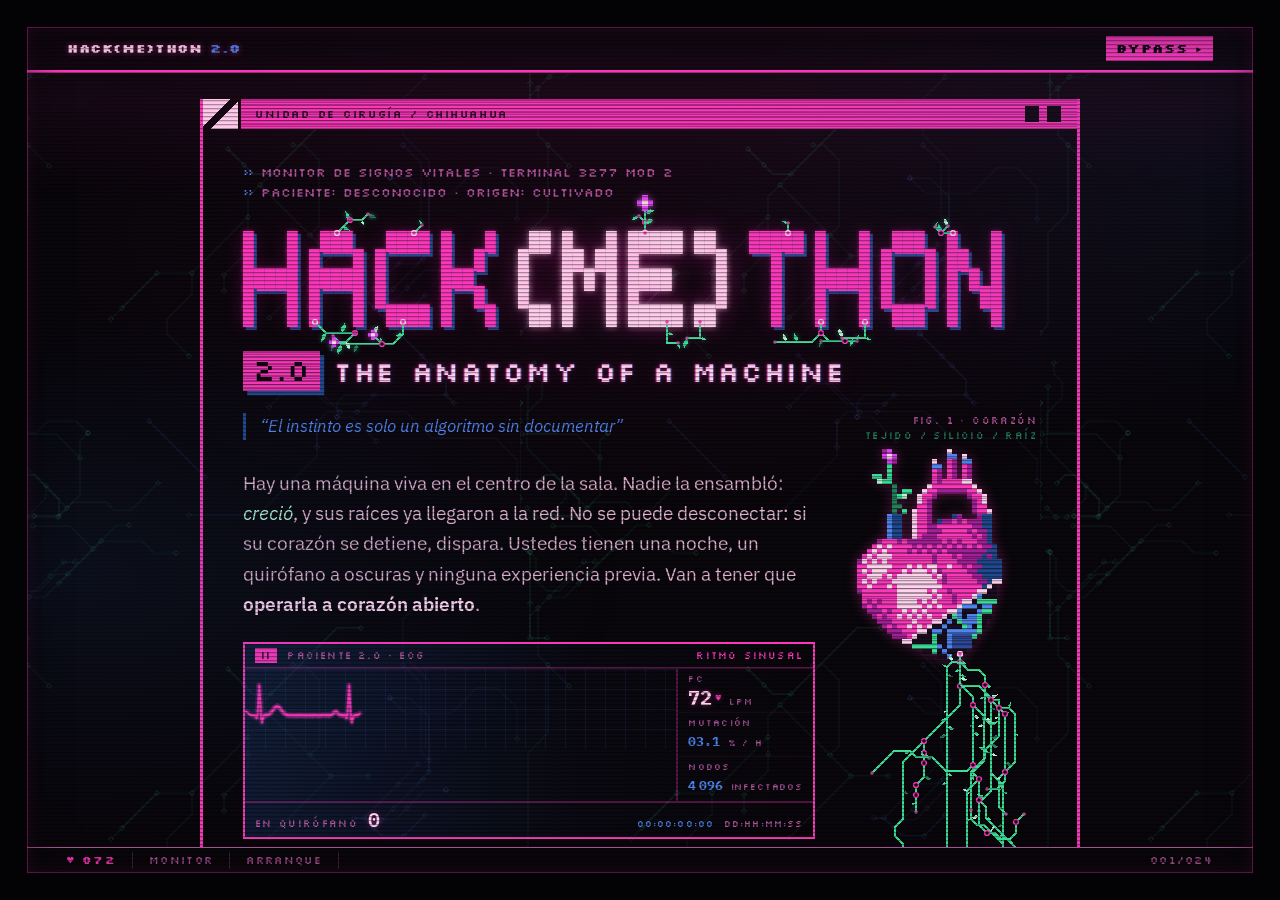
<file: index.html>
<!doctype html>
<html lang="es-MX">
<head>
<meta charset="utf-8">
<meta name="viewport" content="width=device-width, initial-scale=1">
<title>HACK(ME)THON 2.0 · The Anatomy of a Machine</title>
<link rel="icon" href="corazon.svg" type="image/svg+xml">
<link rel="icon" href="corazon-30.png" type="image/png" sizes="30x30">
<link rel="apple-touch-icon" href="corazon-180.png">
<meta name="description" content="Una máquina viva está infectando la red y no se puede desconectar. Seis sistemas. Tres roles. Un quirófano a oscuras. El hackathon de nuevo ingreso de Startup Chihuahua.">
<meta property="og:title" content="HACK(ME)THON 2.0 · The Anatomy of a Machine">
<meta property="og:description" content="El instinto es solo un algoritmo sin documentar. Una máquina viva, seis sistemas, una noche para operarla a corazón abierto.">
<meta property="og:type" content="website">
<meta name="theme-color" content="#0a070c">
<link rel="preconnect" href="https://fonts.googleapis.com">
<link rel="preconnect" href="https://fonts.gstatic.com" crossorigin>
<link rel="stylesheet" href="https://fonts.googleapis.com/css2?family=IBM+Plex+Mono:wght@400;500;600;700&family=IBM+Plex+Sans:wght@400;600&family=Silkscreen:wght@400;700&display=swap">
<link rel="stylesheet" href="styles.css">
<!-- Modo "próximamente" sin parpadeo: antes de pintar se pone el último
     modo conocido —y si no hay ninguno, "próximamente", que es el de
     fábrica— y se esconde lo que va debajo de la primera pantalla hasta
     que el servidor confirme (script.js, sección 1½). -->
<script>
  (function(r){
    r.classList.add("modo-pendiente");
    var visto = null;
    try { visto = localStorage.getItem("hmt2-modo"); } catch (e) {}
    if (visto !== "abierto") r.classList.add("proximamente");
  })(document.documentElement);
</script>
</head>
<body>

<!-- Todo lo que se ve a través del vidrio va aquí adentro: el tubo es
     la pantalla, y es lo que se desplaza. -->
<div class="tubo">


<a class="skip" href="#contenido">Saltar al contenido</a>

<!-- ── barra de menú, estilo panel primario ─────────────── -->
<header class="menubar">
  <a class="menubar__sys" href="#top">HACK(ME)THON <span>2.0</span></a>
  <nav class="menubar__opts solo-abierto" aria-label="Paneles">
    <a href="#historia"><b>1</b> HISTORIA</a>
    <a href="#diseccion"><b>2</b> DISECCIÓN</a>
    <a href="#equipo"><b>3</b> EQUIPO</a>
    <a href="#quirofano"><b>4</b> QUIRÓFANO</a>
    <a href="#protocolo"><b>5</b> PROTOCOLO</a>
    <a data-cfg-href="registro" href="registro.html"><b>6</b> REGISTRO</a>
    <a href="#faq"><b>7</b> AYUDA</a>
  </nav>
  <a class="menubar__go solo-abierto" data-cfg-href="registro" href="registro.html">REGISTRO ▸</a>
  <a class="menubar__go solo-proximo" href="#juego">BYPASS ▸</a>
</header>

<main id="contenido">

  <!-- ── PANTALLA DE ARRANQUE ───────────────────────────── -->
  <section class="screen" id="top">
    <div class="screen__rule" aria-hidden="true"></div>

    <p class="ipl" id="ipl">
      <span class="ipl__line">MONITOR DE SIGNOS VITALES &middot; TERMINAL 3277 MOD 2</span>
      <span class="ipl__line">PACIENTE: DESCONOCIDO &middot; ORIGEN: CULTIVADO</span>
    </p>

    <h1 class="banner">
      <span class="sr-only">HACK(ME)THON 2.0: The Anatomy of a Machine</span>
      <span class="banner__row" aria-hidden="true">
<pre class="banner__blk">█   █  ███   ████ █   █
█   █ █   █ █     █  █
█████ █████ █     ███
█   █ █   █ █     █  █
█   █ █   █  ████ █   █</pre>
<pre class="banner__blk banner__blk--hi">   ██ █   █ █████ ██
  █   ██ ██ █       █
  █   █ █ █ ████    █
  █   █   █ █       █
   ██ █   █ █████ ██   </pre>
<pre class="banner__blk">█████ █   █  ███  █   █
  █   █   █ █   █ ██  █
  █   █████ █   █ █ █ █
  █   █   █ █   █ █  ██
  █   █   █  ███  █   █</pre>
      </span>
    </h1>

    <p class="sub" aria-hidden="true">
      <span class="sub__ver">2.0</span>
      <span class="sub__name">THE ANATOMY OF A MACHINE</span>
    </p>

    <div class="hero">
      <div class="hero__txt">
        <p class="epigrafe">“El instinto es solo un algoritmo sin documentar”</p>

        <p class="lead">
          Hay una máquina viva en el centro de la sala. Nadie la ensambló:
          <em>creció</em>, y sus raíces ya llegaron a la red. No se puede
          desconectar: si su corazón se detiene, dispara. Ustedes tienen una
          noche, un quirófano a oscuras y ninguna experiencia previa. Van a
          tener que <strong>operarla a corazón abierto</strong>.
        </p>

        <!-- El registro, en la primera pantalla: antes estaba debajo del
             juego y en un teléfono quedaba a casi tres pantallas. -->
        <p class="cta cta--hero solo-abierto" id="cta-hero">
          <a class="key key--go key--registro" data-cfg-href="registro" href="registro.html">REGISTRARME &middot; GRATIS<small>ENTRAR AL QUIRÓFANO &middot; 2 MINUTOS</small></a>
        </p>

        <!-- ── el monitor de signos vitales, en chico ─────────
             Al lado del corazón y encima del juego. El trazo lo dibuja
             script.js; la cuenta regresiva va en latidos. -->
        <div class="monitor monitor--mini" id="monitor" data-estado="sinusal">
          <p class="monitor__head">
            <span class="monitor__lead">II</span>
            <span class="monitor__who">PACIENTE 2.0 &middot; ECG</span>
            <span class="monitor__alarm" id="mon-alarm" role="status">RITMO SINUSAL</span>
          </p>
          <div class="monitor__body">
            <canvas class="monitor__ecg" id="ecg" aria-hidden="true"></canvas>
            <dl class="vitals">
              <div class="vital vital--fc">
                <dt>FC</dt>
                <dd><b id="v-fc">72</b><span class="vital__heart" aria-hidden="true">&#9829;</span></dd>
                <small>LPM</small>
              </div>
              <div class="vital">
                <dt>MUTACIÓN</dt>
                <dd><b id="v-mut">03.1</b></dd>
                <small>% / H</small>
              </div>
              <div class="vital">
                <dt>NODOS</dt>
                <dd><b id="v-nod">4 096</b></dd>
                <small>INFECTADOS</small>
              </div>
            </dl>
          </div>
          <p class="monitor__foot" id="countdown">
            <span class="tminus__k">LATIDOS PARA LA INCISIÓN</span>
            <span class="tminus__v" id="latidos">------</span>
            <span class="tminus__u"><span id="cd-reloj">--:--:--:--</span> DD:HH:MM:SS</span>
          </p>
        </div>
      </div>

      <!-- El corazón lo pinta jardin.js, pixel por pixel, y le cuelga
           raíces de circuito que bajan hasta el juego. Late con el monitor. -->
      <figure class="especimen" aria-hidden="true">
        <figcaption class="especimen__cap">FIG. 1 &middot; CORAZÓN<br><span>TEJIDO / SILICIO / RAÍZ</span></figcaption>
        <canvas class="especimen__px"></canvas>
        <svg class="especimen__raices"></svg>
      </figure>
    </div>

    <!-- ── BYPASS: el minijuego ─────────────────────────────
         Estilo Flappy Bird. Lo maneja bypass.js; las raíces del
         corazón se enchufan en el borde de arriba de este cuadro. -->
    <section class="juego" id="juego" aria-labelledby="juego-nombre">
      <!-- cabecera y pantalla van juntas: en pantalla completa vertical,
           esto es lo que se gira (el cuadro de fuera no se puede girar
           mientras el navegador lo tiene en pantalla completa) -->
      <div class="juego__cuerpo">
      <p class="juego__head">
        <span class="juego__tag">PF5</span>
        <span class="juego__name" id="juego-nombre">BYPASS &middot; MINIJUEGO</span>
        <span class="juego__marcador">PUNTOS <b id="j-pts">000</b><span>RÉCORD <b id="j-rec">000</b></span></span>
        <button type="button" class="juego__sonido" id="j-sonido" aria-pressed="true"
                title="Activar o silenciar el sonido (tecla M en el juego)">SONIDO: SÍ</button>
        <button type="button" class="juego__boton juego__boton--entra" id="j-completa"
                title="Jugar en pantalla completa, en horizontal">&#9656; PANTALLA COMPLETA</button>
        <button type="button" class="juego__boton juego__boton--sale" id="j-salir">&#10005; SALIR</button>
      </p>
      <div class="juego__pantalla">
        <canvas id="j-cv" tabindex="0"
                aria-label="BYPASS. Pulsa espacio, haz clic o toca para latir: mantén el pulso entre las válvulas y esquiva los virus del Chihuacornio."></canvas>
        <p class="juego__furia" id="j-furia" hidden>&#9650; EL CHIHUACORNIO SE ENFURECE</p>
        <p class="juego__giro" id="j-giro" hidden>&iexcl;EL CHIHUACORNIO SE DESESPERA!</p>
        <div class="juego__msg" id="j-msg" role="status">
          <p class="juego__titulo" id="j-titulo">BYPASS</p>
          <p class="juego__txt" id="j-txt">El pulso se escapa del corazón. Llévalo entre las válvulas y esquiva los virus que escupe el Chihuacornio.</p>
          <p class="juego__tecla" id="j-tecla">ESPACIO &middot; CLIC &middot; TOCA PARA LATIR</p>
          <!-- en un teléfono, la forma buena de jugar -->
          <button type="button" class="key key--go juego__fs" id="j-fs">&#9656; JUGAR EN PANTALLA COMPLETA</button>
          <!-- en pantalla completa, tras una partida oficial -->
          <button type="button" class="key juego__fs" id="j-ir-tabla" hidden>REGISTRAR EN LA TABLA</button>
        </div>

        <!-- La carga de la pantalla completa: no es decorado, mientras se
             ve se preparan los sprites, el audio y la partida, y se mide
             qué tan rápido va el teléfono (bypass.js, "pantalla completa"). -->
        <div class="juego__carga" id="j-carga" hidden role="status">
          <p class="juego__carga-t">PREPARANDO QUIRÓFANO</p>
          <div class="juego__barra"><i id="j-barra"></i></div>
          <p class="juego__carga-paso" id="j-paso">ESTERILIZANDO PANTALLA&hellip;</p>
          <p class="juego__carga-gira" id="j-gira">GIRA TU TELÉFONO &#8635;</p>
        </div>
      </div>
      </div><!-- /juego__cuerpo -->

      <!-- Registrar la partida: aparece al morir, si la partida fue
           oficial (con semilla del servidor). El servidor la vuelve a
           jugar y cuenta los puntos él. -->
      <form class="juego__guardar" id="j-form" hidden novalidate>
        <p class="juego__guardar-t">Registrar <b id="j-form-pts">000</b> en la tabla</p>
        <p class="trampa" aria-hidden="true">
          <label for="j-empresa">No llenes esto</label>
          <input id="j-empresa" name="empresa" type="text" tabindex="-1" autocomplete="off">
        </p>
        <div class="juego__campos">
          <label class="juego__campo">ALIAS PÚBLICO
            <input name="alias" type="text" maxlength="14" autocomplete="nickname" placeholder="SIN PULSO" required>
          </label>
          <label class="juego__campo">CORREO
            <input name="correo" type="email" maxlength="120" autocomplete="email" placeholder="tu@correo.com" required>
          </label>
          <label class="juego__campo">CONTRASEÑA
            <input name="clave" type="password" minlength="4" maxlength="32" autocomplete="current-password" placeholder="••••" required>
          </label>
          <button class="key key--go key--sm" type="submit">ENVIAR</button>
        </div>
        <p class="juego__nota">Tu correo no se publica: solo sirve para avisarte si ganas. La contraseña la eliges la primera vez; después la necesitas para registrar con ese correo, así nadie más usa tu nombre. Se guarda tu mejor partida.</p>
        <p class="juego__aviso" id="j-form-msg" role="status"></p>
      </form>

      <div class="juego__tabla">
        <div class="juego__tabla-cab">
          <p class="juego__tabla-t">TABLA DE PULSOS <span id="j-cierre"></span></p>
          <p class="juego__pag" id="j-pag" hidden>
            <button type="button" id="j-ant" aria-label="Página anterior">&#9666; ANT</button>
            <span id="j-pagina" aria-live="polite">1 / 1</span>
            <button type="button" id="j-sig" aria-label="Página siguiente">SIG &#9656;</button>
          </p>
        </div>
        <ol class="juego__top" id="j-top"><li class="vacio">CARGANDO&hellip;</li></ol>
        <p class="juego__premio"><b>PREMIO</b> <span data-cfg="premio">…</span></p>
        <p class="juego__evento solo-abierto">La tabla es solo del juego. <a data-cfg-href="registro" href="registro.html">¿Ya te registraste al evento? &#9656; REGISTRO</a></p>
      </div>
    </section>


    <dl class="readout">
      <div><dt>FECHA</dt><dd data-cfg="fecha">…</dd></div>
      <div><dt>DURACIÓN</dt><dd data-cfg="duracion">…</dd></div>
      <div><dt>QUIRÓFANO</dt><dd data-cfg="sede">…</dd></div>
      <div><dt>CUPO</dt><dd><span data-cfg="cupo">…</span><span id="quedan"></span></dd></div>
      <div><dt>ACCESO</dt><dd data-cfg="costo">…</dd></div>
    </dl>

    <p class="cmd">
      <span class="cmd__prompt">OPCIÓN&nbsp;===&gt;</span>
      <span class="cmd__typed" id="typed"></span><span class="cmd__cur" aria-hidden="true">█</span>
    </p>

    <p class="cta">
      <a class="key key--go solo-abierto" data-cfg-href="registro" href="registro.html">ENTER &middot; REGISTRARME GRATIS</a>
      <a class="key solo-abierto" href="#diseccion">PF2 &middot; VER LA DISECCIÓN</a>
      <span class="key key--off solo-proximo">REGISTRO &middot; PRÓXIMAMENTE</span>
      <a class="key solo-proximo" href="#juego">PF5 &middot; JUGAR BYPASS</a>
    </p>

    <p class="note">Para estudiantes de nuevo ingreso de Desarrollo de Software y carreras afines. Cero experiencia requerida.</p>
  </section>

  <!-- ── PANEL 01 · HISTORIA CLÍNICA ────────────────────── -->
  <section class="panel" id="historia">
    <header class="panel__bar">
      <span class="panel__id">PANEL 01</span>
      <span class="panel__name">HISTORIA CLÍNICA</span>
      <span class="panel__stat">CONFIDENCIAL</span>
    </header>
    <div class="panel__body">
      <h2 class="h2">No se puede desconectar. Hay que operarlo.</h2>
      <dl class="readout ficha">
        <div><dt>PACIENTE</dt><dd>Desconocido</dd></div>
        <div><dt>ORIGEN</dt><dd>Cultivado, no ensamblado</dd></div>
        <div><dt>DIAGNÓSTICO</dt><dd>Gusano polimórfico activo</dd></div>
        <div><dt>CONTAGIO</dt><dd>Red global, en expansión</dd></div>
        <div><dt>PRONÓSTICO</dt><dd>Reservado</dd></div>
        <div><dt>PROCEDIMIENTO</dt><dd>Disección en vivo</dd></div>
      </dl>
      <div class="prose">
        <p>
          El reloj no marca segundos: cuenta latidos de procesamiento. En el
          centro de la sala, una estructura de silicio y acero palpita bajo las
          luces de emergencia con un metabolismo propio. Sus conductos respiran,
          su red neuronal toma decisiones, y desde adentro está inyectando un
          patógeno digital: un <em>gusano polimórfico</em> que muta, sangra
          datos y se adapta con la misma ferocidad que un virus en el torrente
          sanguíneo.
        </p>
        <p>
          Nadie la ensambló. Creció como crece una enredadera: sus circuitos
          echaron raíz, sus cables se ramificaron como las nervaduras de una
          hoja, y en algún punto entre el silicio y la savia aprendió a querer
          seguir viva.
        </p>
        <p>
          Desenchufarlo provocaría un paro súbito. Y ese paro detonaría un
          reflejo post-mortem, un <em>dead man's switch</em> incrustado en su
          instinto de supervivencia, que ejecutaría el código al instante.
        </p>
        <p>
          La única forma de detenerlo es operarlo a corazón abierto. Diseccionarlo
          en vivo, sistema por sistema, mientras sigue latiendo. Para eso hay que
          entender cómo piensa una máquina, y resulta que eso se llama
          <em>programar</em>. Nadie va a decir la palabra “tutorial” en toda la noche.
        </p>
        <p>
          Trabajan en equipos de 3 a 5. Ninguno puede operar solo: a cada quien le
          tocó una parte distinta del procedimiento.
        </p>
      </div>
    </div>
    <footer class="panel__keys">
      <a href="#top">PF3=SALIR</a><a href="#faq">PF1=AYUDA</a><a href="#diseccion">PF8=AVANZAR</a>
    </footer>
  </section>

  <!-- ── PRÓXIMAMENTE ─────────────────────────────────────
       Solo existe en modo "próximamente" (se activa desde el panel):
       va justo después de la historia clínica, que se asoma recortada,
       y todo lo demás se esconde. -->
  <section class="proximo solo-proximo" id="proximo" aria-labelledby="proximo-t">
    <header class="panel__bar">
      <span class="panel__id">PANEL 02</span>
      <span class="panel__name">PRÓXIMAMENTE</span>
      <span class="panel__stat">EN PREPARACIÓN</span>
    </header>
    <div class="proximo__cuerpo">
      <p class="proximo__tag"><span class="alarm__flag">&#9632;</span> EXPEDIENTE EN PREPARACIÓN</p>
      <h2 class="proximo__t" id="proximo-t">PRÓXIMAMENTE<span class="cmd__cur" aria-hidden="true">█</span></h2>
      <p class="proximo__txt">
        La operación todavía no está programada. La historia clínica completa,
        el equipo quirúrgico, el quirófano y el registro se abren pronto.
        Mientras tanto, el paciente sigue latiendo.
      </p>
      <p class="cta">
        <a class="key key--go" href="#juego">ENTER &middot; JUGAR BYPASS</a>
        <a class="key" data-cfg-href="contacto" href="#">PF1 &middot; ESCRÍBENOS</a>
      </p>
    </div>
  </section>

  <!-- ── PANEL 02 · DISECCIÓN ───────────────────────────── -->
  <section class="panel" id="diseccion">
    <header class="panel__bar">
      <span class="panel__id">PANEL 02</span>
      <span class="panel__name">PROTOCOLO DE DISECCIÓN</span>
      <span class="panel__stat">6 SISTEMAS</span>
    </header>
    <div class="panel__body">
      <h2 class="h2">Seis sistemas, una incisión a la vez</h2>
      <p class="section-lead">
        Los seis sistemas son las seis fases del evento y se abren uno por uno,
        no todos de golpe. Cada uno enseña una idea, y la idea no se explica:
        se necesita para llegar al siguiente órgano sin arrancarlo de raíz.
      </p>

      <dl class="readout score">
        <div><dt>POR SISTEMA AISLADO</dt><dd>100 puntos</dd></div>
        <div><dt>BONIFICACIÓN</dt><dd>Según qué tan rápido lo abran</dd></div>
        <div><dt>APERTURA</dt><dd>Un sistema a la vez, durante la noche</dd></div>
      </dl>

      <ol class="opts">
        <li class="opt" style="--i:0">
          <svg class="lamina" viewBox="0 0 48 48" aria-hidden="true">
            <path class="l-c" d="M24 28 L16 20 V12 M24 28 L32 20 V10 M16 20 L10 14 M32 20 L38 14 M24 28 V14"/>
            <path class="l-o" d="M24 46 V28 M24 40 L18 46 M24 40 L30 46"/>
            <path class="l-h" d="M24 35 q-8 -6 -11 0 q6 4 11 0z M24 32 q8 -6 11 0 q-6 4 -11 0z"/>
            <g class="l-v"><circle cx="16" cy="12" r="2.5"/><circle cx="32" cy="10" r="2.5"/><circle cx="10" cy="14" r="2.5"/><circle cx="38" cy="14" r="2.5"/><circle cx="24" cy="14" r="2.5"/></g>
          </svg>
          <p class="opt__head">
            <span class="opt__n">1</span>
            <span class="opt__name">SISTEMA NERVIOSO</span>
            <span class="opt__dots" aria-hidden="true"></span>
            <span class="opt__topic">OPERADORES LÓGICOS</span>
          </p>
          <p class="opt__desc">Sus neuronas se ramifican como un árbol, y cada una dispara o no dispara: verdadero o falso. Hay que encontrar qué combinación de señales enciende el impulso, y cuál lo apaga.</p>
        </li>
        <li class="opt" style="--i:1">
          <svg class="lamina" viewBox="0 0 48 48" aria-hidden="true">
            <path class="l-o" d="M3 30 H17 M31 30 H42"/>
            <path class="l-c" d="M18 30 L29 21"/>
            <g class="l-h"><ellipse cx="7" cy="25" rx="1.6" ry="3.6"/><ellipse cx="7" cy="35" rx="1.6" ry="3.6"/><ellipse cx="12" cy="25" rx="1.6" ry="3.6"/><ellipse cx="12" cy="35" rx="1.6" ry="3.6"/><ellipse cx="35" cy="28" rx="3.6" ry="1.4"/><ellipse cx="35" cy="32" rx="3.6" ry="1.4"/></g>
            <g class="l-v"><circle cx="17" cy="30" r="2.5"/><circle cx="31" cy="30" r="2.5"/></g>
            <g class="l-f"><circle cx="44" cy="30" r="3"/></g>
          </svg>
          <p class="opt__head">
            <span class="opt__n">2</span>
            <span class="opt__name">ARCO REFLEJO</span>
            <span class="opt__dots" aria-hidden="true"></span>
            <span class="opt__topic">CONDICIONALES</span>
          </p>
          <p class="opt__desc">Como la mimosa que cierra sus hojas al tocarla: si siente una amenaza, responde. El dead man's switch es un reflejo; reescriban sus decisiones sin que el cuerpo se dé cuenta.</p>
        </li>
        <li class="opt" style="--i:2">
          <svg class="lamina" viewBox="0 0 48 48" aria-hidden="true">
            <ellipse class="l-o" cx="24" cy="31" rx="11" ry="13"/>
            <path class="l-c" d="M15 33 h3 v-6 h4 v6 h4 v-6 h4 v6 h3"/>
            <path class="l-o" d="M24 18 V7"/>
            <path class="l-h" d="M24 11 q-9 -5 -11 1 q6 3 11 -1z M24 9 q8 -6 11 -1 q-6 4 -11 1z"/>
            <path class="l-c" d="M24 44 V47 M19 42 L16 46 M29 42 L32 46"/>
          </svg>
          <p class="opt__head">
            <span class="opt__n">3</span>
            <span class="opt__name">CORAZÓN</span>
            <span class="opt__dots" aria-hidden="true"></span>
            <span class="opt__topic">CICLOS</span>
          </p>
          <p class="opt__desc">Late como germina una semilla: la misma instrucción, una y otra vez. Hay que meterse al ciclo, contarlo y saber cuándo puede detenerse sin provocar el paro.</p>
        </li>
        <li class="opt" style="--i:3">
          <svg class="lamina" viewBox="0 0 48 48" aria-hidden="true">
            <path class="l-o" d="M24 3 C39 12 41 30 24 43 C7 30 9 12 24 3 Z M24 43 V47"/>
            <path class="l-c" d="M24 7 V41 M24 15 L31 22 M24 15 L17 22 M24 25 L32 33 M24 25 L16 33"/>
            <rect class="l-k" x="21" y="34" width="6" height="4"/>
            <g class="l-v"><circle cx="31" cy="22" r="2.2"/><circle cx="17" cy="22" r="2.2"/><circle cx="32" cy="33" r="2.2"/><circle cx="16" cy="33" r="2.2"/></g>
          </svg>
          <p class="opt__head">
            <span class="opt__n">4</span>
            <span class="opt__name">ÓRGANOS</span>
            <span class="opt__dots" aria-hidden="true"></span>
            <span class="opt__topic">FUNCIONES</span>
          </p>
          <p class="opt__desc">Cada órgano hace una sola cosa, como cada hoja de una planta, y los demás lo llaman. Encuentren el que está infectado, injértenle la versión sana una vez y sana en todo el cuerpo.</p>
        </li>
        <li class="opt" style="--i:4">
          <svg class="lamina" viewBox="0 0 48 48" aria-hidden="true">
            <circle class="l-o" cx="24" cy="24" r="19"/>
            <circle class="l-o l-tenue" cx="24" cy="24" r="14"/>
            <circle class="l-c" cx="24" cy="24" r="9"/>
            <circle class="l-c l-tenue" cx="24" cy="24" r="5"/>
            <path class="l-o" d="M24 5 L26 9 L24 12"/>
            <path class="l-c" d="M45 45 L32 32"/>
            <rect class="l-k" x="28" y="28" width="5" height="5"/>
            <circle class="l-p" cx="24" cy="24" r="2"/>
          </svg>
          <p class="opt__head">
            <span class="opt__n">5</span>
            <span class="opt__name">MEMORIA</span>
            <span class="opt__dots" aria-hidden="true"></span>
            <span class="opt__topic">BASES DE DATOS</span>
          </p>
          <p class="opt__desc">Millones de recuerdos, uno encima de otro, como los anillos de un tronco. En uno solo se esconde el patógeno. Preguntarle bien a la memoria es más rápido que buscar a ciegas.</p>
        </li>
        <li class="opt" style="--i:5">
          <svg class="lamina" viewBox="0 0 48 48" aria-hidden="true">
            <path class="l-o l-suelo" d="M5 12 H43"/>
            <path class="l-o" d="M24 12 V5 M24 12 V20"/>
            <path class="l-h" d="M24 8 q-7 -4 -9 1 q5 3 9 -1z M24 7 q7 -5 9 0 q-5 3 -9 0z"/>
            <path class="l-c" d="M24 20 L14 30 V40 M24 20 L34 30 V42 M14 30 L8 36 M24 20 V36"/>
            <path class="l-d" d="M8 36 L14 40 L24 36 L34 42"/>
            <g class="l-v"><circle cx="24" cy="20" r="2.2"/><circle cx="14" cy="30" r="2.2"/><circle cx="34" cy="30" r="2.2"/><circle cx="8" cy="36" r="2.2"/><circle cx="14" cy="40" r="2.2"/><circle cx="24" cy="36" r="2.2"/><circle cx="34" cy="42" r="2.2"/></g>
          </svg>
          <p class="opt__head">
            <span class="opt__n">6</span>
            <span class="opt__name">RAÍCES</span>
            <span class="opt__dots" aria-hidden="true"></span>
            <span class="opt__topic">APIS</span>
          </p>
          <p class="opt__desc">Sus raíces se enredan con la red global como micelio, y por ahí viaja el gusano. Mándenle el mensaje correcto y la infección se contiene. Mándenle el equivocado y se esparce como esporas.</p>
        </li>
      </ol>
    </div>
    <footer class="panel__keys">
      <a href="#historia">PF7=ANTERIOR</a><a href="#top">PF3=SALIR</a><a href="#equipo">PF8=AVANZAR</a>
    </footer>
  </section>

  <!-- ── PANEL 03 · EQUIPO QUIRÚRGICO ───────────────────── -->
  <section class="panel" id="equipo">
    <header class="panel__bar">
      <span class="panel__id">PANEL 03</span>
      <span class="panel__name">EQUIPO QUIRÚRGICO</span>
      <span class="panel__stat">3 PUESTOS</span>
    </header>
    <div class="panel__body">
      <h2 class="h2">Nadie ve al paciente completo</h2>
      <p class="section-lead">
        A cada equipo se le asignan tres puestos. Cada uno recibe algo que los
        otros dos no tienen, y le falta algo que solo los otros dos pueden darle.
        Van a tener que hablarse.
      </p>

      <div class="roles">
        <article class="role">
          <p class="role__id">PUESTO 01</p>
          <h3>PATÓLOGO</h3>
          <p class="perm perm--ok"><span>CONCEDIDO</span> Consultar el historial y la memoria del paciente.</p>
          <p class="perm perm--no"><span>DENEGADO</span> Ver el monitor. Tocar el teclado.</p>
          <p class="role__desc">Tiene los expedientes, los registros, las muestras. Sabe <em>qué</em> hay adentro, pero no puede abrir.</p>
        </article>
        <article class="role">
          <p class="role__id">PUESTO 02</p>
          <h3>CIRUJANO</h3>
          <p class="perm perm--ok"><span>CONCEDIDO</span> Escribir y ejecutar comandos.</p>
          <p class="perm perm--no"><span>DENEGADO</span> Ver el monitor. Consultar datos.</p>
          <p class="role__desc">Las manos del equipo. Opera a ciegas lo que los otros dos le dictan, y es el único que puede cortar.</p>
        </article>
        <article class="role">
          <p class="role__id">PUESTO 03</p>
          <h3>ANESTESIÓLOGO</h3>
          <p class="perm perm--ok"><span>CONCEDIDO</span> Ver el monitor de signos vitales.</p>
          <p class="perm perm--no"><span>DENEGADO</span> Teclear. Consultar datos.</p>
          <p class="role__desc">Los ojos. Lee en voz alta errores, pulsos y alarmas. Si lee mal, el paciente se les va.</p>
        </article>
      </div>
    </div>
    <footer class="panel__keys">
      <a href="#diseccion">PF7=ANTERIOR</a><a href="#top">PF3=SALIR</a><a href="#quirofano">PF8=AVANZAR</a>
    </footer>
  </section>

  <!-- ── PANEL 04 · QUIRÓFANO ───────────────────────────── -->
  <section class="panel" id="quirofano">
    <header class="panel__bar">
      <span class="panel__id">PANEL 04</span>
      <span class="panel__name">CONTROL DE QUIRÓFANO</span>
      <span class="panel__stat">EN LÍNEA</span>
    </header>
    <div class="panel__body">
      <h2 class="h2">La sala tiene pulso</h2>
      <div class="room">
        <div class="prose">
          <p>
            Se apagan las luces generales y se encienden las del quirófano.
            Telas moradas y rosas cuelgan del techo como follaje, los
            reflectores las atraviesan y las paredes brillan en la oscuridad
            como tejido bajo luz ultravioleta.
          </p>
          <p>
            La sala está conectada al paciente. Un servidor escucha lo que pasa
            en cada mesa: cuando un equipo abre un sistema, cuando el ritmo se
            acelera, cuando alguien está a punto de disparar el reflejo. Y
            responde: cambian las luces, cambia lo que proyectan las paredes,
            cambia el latido que se escucha.
          </p>
          <p>
            Si la sala se pone roja, el paciente se está yendo. Van a saberlo
            antes de leerlo.
          </p>
        </div>
        <dl class="readout readout--stack">
          <div><dt>MONITORES</dt><dd>Signos vitales del paciente en vivo</dd></div>
          <div><dt>SONIDO</dt><dd>El latido de la máquina</dd></div>
          <div><dt>SEDE</dt><dd data-cfg="sede">…</dd></div>
          <div><dt>COORDENADAS</dt><dd class="coords" data-cfg="coordenadas">…</dd></div>
        </dl>
        <!-- El mapa lo arma script.js con EVENTO.coordenadas; sin ellas no sale. -->
        <figure class="mapa" id="mapa" hidden>
          <div class="mapa__vidrio">
            <iframe title="Mapa de la sede del HACK(ME)THON 2.0" loading="lazy"
              referrerpolicy="no-referrer-when-downgrade" allowfullscreen></iframe>
          </div>
          <figcaption class="mapa__pie">
            <span>FIG. 2 · UBICACIÓN DE LA SEDE</span>
            <span class="maplink"><a data-cfg-href="mapa" href="#" rel="noopener">&#9656; ABRIR EN MAPAS</a></span>
          </figcaption>
        </figure>
        <p class="maplink maplink--solo"><a data-cfg-href="mapa" href="#" rel="noopener">&#9656; ABRIR EN MAPAS</a></p>
      </div>
    </div>
    <footer class="panel__keys">
      <a href="#equipo">PF7=ANTERIOR</a><a href="#top">PF3=SALIR</a><a href="#protocolo">PF8=AVANZAR</a>
    </footer>
  </section>

  <!-- ── PANEL 05 · PROTOCOLO OPERATORIO ────────────────── -->
  <section class="panel" id="protocolo">
    <header class="panel__bar">
      <span class="panel__id">PANEL 05</span>
      <span class="panel__name">PROTOCOLO OPERATORIO</span>
      <span class="panel__stat">11 TIEMPOS</span>
    </header>
    <div class="panel__body">
      <h2 class="h2">Cómo se opera una máquina</h2>
      <p class="section-lead">
        Duración: <span data-cfg="duracion">…</span>. La primera media hora
        es para llegar y acomodarse; después se apagan las luces y se abre un
        sistema cada 40 minutos. Los anteriores siguen abiertos. A la mitad hay
        un descanso de 20 minutos, y al final vienen el bono, la final de
        BYPASS y la premiación.
      </p>
      <ol class="sched">
        <li><span class="sched__t">H+0:00</span><span class="sched__n">INGRESO</span><span class="sched__d">Bienvenida. Llegan los equipos, se acomodan en su mesa y cada quien recibe su acceso y su restricción.</span></li>
        <li><span class="sched__t">H+0:30</span><span class="sched__n">INCISIÓN 1</span><span class="sched__d"><span class="secreto" data-text="RETO CONFIDENCIAL" style="--i:1">RETO CONFIDENCIAL</span></span></li>
        <li><span class="sched__t">H+1:10</span><span class="sched__n">INCISIÓN 2</span><span class="sched__d"><span class="secreto" data-text="RETO CONFIDENCIAL" style="--i:2">RETO CONFIDENCIAL</span></span></li>
        <li><span class="sched__t">H+1:50</span><span class="sched__n">INCISIÓN 3</span><span class="sched__d"><span class="secreto" data-text="RETO CONFIDENCIAL" style="--i:3">RETO CONFIDENCIAL</span></span></li>
        <li><span class="sched__t">H+2:30</span><span class="sched__n">DESCANSO</span><span class="sched__d">20 minutos. Se prenden las luces y el paciente queda estable.</span></li>
        <li><span class="sched__t">H+2:50</span><span class="sched__n">INCISIÓN 4</span><span class="sched__d"><span class="secreto" data-text="RETO CONFIDENCIAL" style="--i:4">RETO CONFIDENCIAL</span></span></li>
        <li><span class="sched__t">H+3:30</span><span class="sched__n">INCISIÓN 5</span><span class="sched__d"><span class="secreto" data-text="RETO CONFIDENCIAL" style="--i:5">RETO CONFIDENCIAL</span></span></li>
        <li><span class="sched__t">H+4:10</span><span class="sched__n">INCISIÓN 6</span><span class="sched__d"><span class="secreto" data-text="RETO CONFIDENCIAL" style="--i:6">RETO CONFIDENCIAL</span></span></li>
        <li><span class="sched__t">H+4:50</span><span class="sched__n">BONO</span><span class="sched__d">Un reto extra que da puntos de más. Se abre cuando ya están los seis sistemas.</span></li>
        <li><span class="sched__t">H+5:10</span><span class="sched__n">FINAL DE BYPASS</span><span class="sched__d">40 minutos. Los mejores puntajes del torneo en línea juegan en vivo por un premio adicional.</span></li>
        <li><span class="sched__t">H+5:50</span><span class="sched__n">ALTA</span><span class="sched__d">10 minutos. Se encienden las luces. Hora oficial del procedimiento, puntajes y premiación. Termina a las H+6:00.</span></li>
      </ol>
    </div>
    <footer class="panel__keys">
      <a href="#quirofano">PF7=ANTERIOR</a><a href="#top">PF3=SALIR</a><a href="registro.html">PF8=REGISTRO</a>
    </footer>
  </section>

  <!-- ── PANEL 07 · CONTRAINDICACIONES ──────────────────── -->
  <section class="panel" id="faq">
    <header class="panel__bar">
      <span class="panel__id">PANEL 07</span>
      <span class="panel__name">CONTRAINDICACIONES</span>
      <span class="panel__stat">9 TEMAS</span>
    </header>
    <div class="panel__body">
      <h2 class="h2">Antes de entrar al quirófano</h2>
      <div class="faq">
        <details>
          <summary>¿Necesito saber programar?</summary>
          <p>No. El evento está diseñado para alguien que nunca ha escrito una línea de código. Los sistemas están ordenados de más simple a menos simple, y cada uno da lo que necesitas para abrirlo.</p>
        </details>
        <details>
          <summary>¿Puedo ir solo, sin equipo?</summary>
          <p>Sí. El registro es por persona: si no tienes equipo, elige «No tengo equipo, agrégame a uno» y te acomodamos en uno. Se opera en equipos de 3 a 5, porque los puestos del quirófano se reparten y ninguno funciona sin los demás.</p>
        </details>
        <details>
          <summary>¿Qué hacen con mis datos?</summary>
          <p>Solo organizar el evento: registrarte, dejarte entrar y escribirte. No se comparten con terceros, nunca. Puedes pedir verlos, corregirlos o borrarlos cuando quieras. Todo está en el <a href="privacidad.html">aviso de privacidad</a>.</p>
        </details>
        <details>
          <summary>¿Hay sangre de verdad?</summary>
          <p>No. Toda la anatomía es digital. La sala es oscura y el ambiente es intenso a propósito, pero lo único que se abre en la noche es código.</p>
        </details>
        <details>
          <summary>¿Qué llevo?</summary>
          <p>Una laptop por participante, como mínimo, que se pueda conectar a la red wifi del Tec, y su cargador. Nada más: todo lo demás corre en el navegador.</p>
        </details>
        <details>
          <summary>¿De qué carrera tengo que ser?</summary>
          <p>Desarrollo de Software, Sistemas, TI o cualquier carrera afín. Está pensado específicamente para primer semestre.</p>
        </details>
        <details>
          <summary>¿Cómo se gana?</summary>
          <p>Por puntos. Cada sistema que aíslen les da 100 puntos, más una bonificación según qué tan rápido lo hicieron. Los seis sistemas se abren uno por uno durante la noche, así que todos los equipos operan sobre el mismo al mismo tiempo y la diferencia la hace la velocidad.</p>
        </details>
        <details>
          <summary>¿Hay premio?</summary>
          <p>El equipo con más puntos al final se lleva el reconocimiento y lo que anunciemos en la sede. Pero todos los equipos llegan a los seis sistemas: nadie se queda atorado toda la noche.</p>
        </details>
        <details>
          <summary>¿Cuánto cuesta?</summary>
          <p>Nada. El evento no tiene costo alguno: ni inscripción, ni cuota de recuperación, ni nada que llevar más que la laptop.</p>
        </details>
      </div>
    </div>
    <footer class="panel__keys">
      <a href="#protocolo">PF7=ANTERIOR</a><a href="#top">PF3=SALIR</a><a href="registro.html">PF8=REGISTRO</a>
    </footer>
  </section>

</main>

<footer class="signoff">
  <p class="signoff__quote">Apagar un sistema se siente exactamente igual que extinguir una vida.</p>
  <p class="signoff__line">HACK(ME)THON 2.0 &middot; STARTUP CHIHUAHUA &amp; UNDEFINED</p>
  <p class="signoff__line"><a data-cfg-href="contacto" href="#">CONTACTO ===&gt; ESCRÍBENOS</a></p>
  <p class="signoff__line"><a href="https://www.instagram.com/undefinedcuu/" target="_blank" rel="noopener">SÍGUENOS EN INSTAGRAM ===&gt; @UNDEFINEDCUU</a></p>
  <p class="signoff__line"><a href="privacidad.html">AVISO DE PRIVACIDAD</a></p>
  <p class="signoff__marca">
    <img src="undefined-projects.png" width="1200" height="204" alt="undefined_projects" loading="lazy" decoding="async">
  </p>
  <p class="signoff__line signoff__line--dim">FIN DEL EXPEDIENTE</p>
</footer>

</div><!-- /tubo -->

<!-- Capa fija: rayado, barrido y línea 24. No se desplaza con
     el contenido. -->
<div class="tubo__fijo">

<div class="crt" aria-hidden="true">
  <div class="crt__scan"></div>
  <div class="crt__sweep"></div>
  <div class="crt__tear"></div>
  <div class="crt__bloom"></div>
</div>

<!-- En el teléfono, el registro siempre a un toque. script.js la
     muestra al pasar el botón de la portada y la esconde cuando el
     formulario ya está a la vista. -->
<a class="registro-fijo solo-abierto" id="registro-fijo" data-cfg-href="registro" href="registro.html" hidden>REGISTRARME &middot; GRATIS &#9656;</a>

<!-- La línea 24: en vez de X SYSTEM, el pulso del paciente. -->
<div class="oia" aria-hidden="true">
  <span class="oia__cell oia__sys"><b id="oia-sys">&#9829; 072</b></span>
  <span class="oia__cell">MONITOR</span>
  <span class="oia__cell oia__panel" id="oia-panel">ARRANQUE</span>
  <span class="oia__cell oia__pos" id="oia-pos">001/024</span>
</div>

</div>

<!-- El gabinete: el mueble alrededor de la pantalla. -->
<div class="gabinete" aria-hidden="true">
  <div class="gabinete__marco"></div>
</div>


<script src="sonido.js"></script>
<script src="config.js"></script>
<script src="script.js"></script>
<script src="jardin.js"></script>
<script src="bypass-motor.js"></script>
<script src="bypass.js"></script>
</body>
</html>
</file>
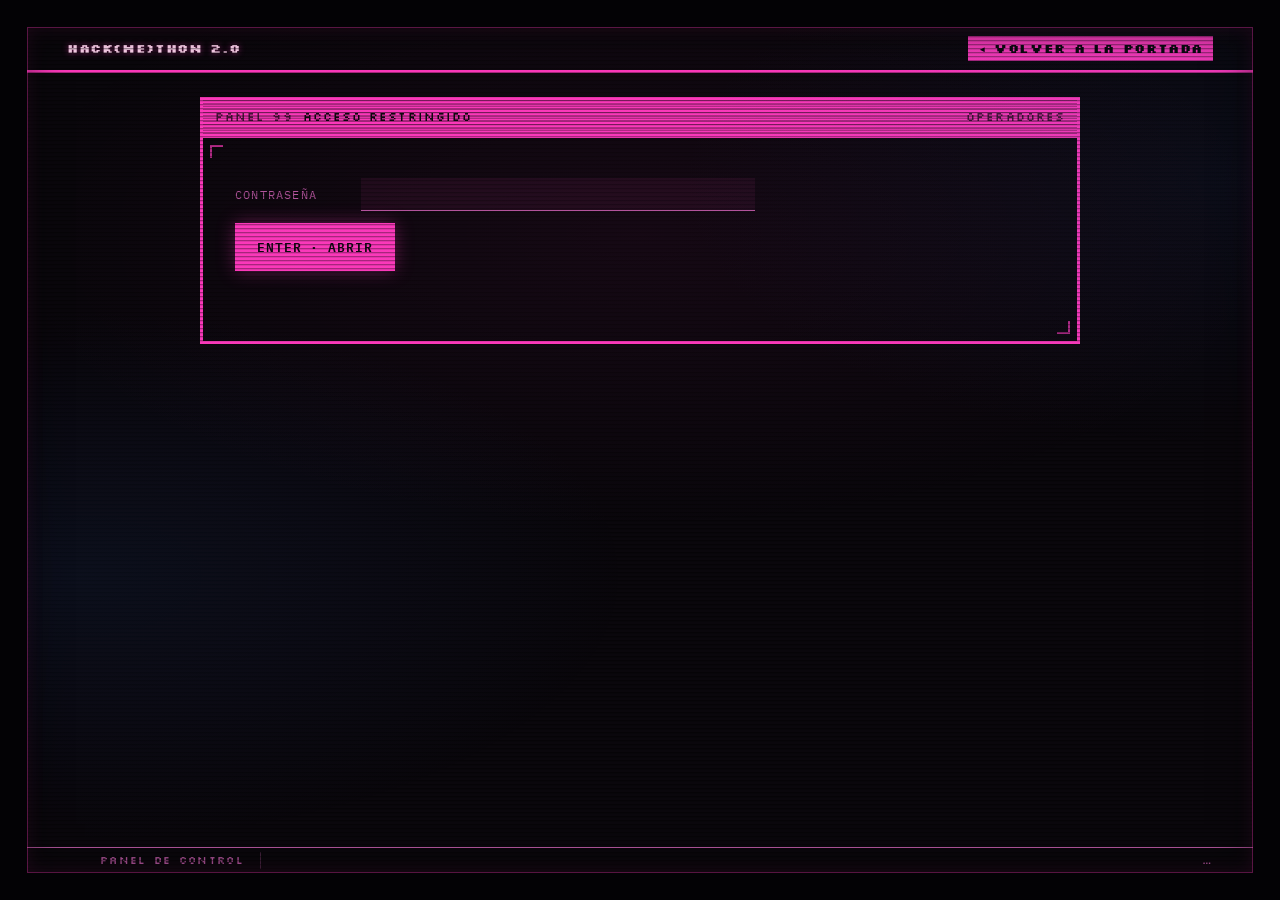
<file: admin.html>
<!doctype html>
<html lang="es-MX">
<head>
<meta charset="utf-8">
<meta name="viewport" content="width=device-width, initial-scale=1">
<meta name="robots" content="noindex, nofollow">
<title>Panel · HACK(ME)THON 2.0</title>
<link rel="icon" href="corazon.svg" type="image/svg+xml">
<link rel="icon" href="corazon-30.png" type="image/png" sizes="30x30">
<link rel="apple-touch-icon" href="corazon-180.png">
<meta name="theme-color" content="#0a070c">
<link rel="preconnect" href="https://fonts.googleapis.com">
<link rel="preconnect" href="https://fonts.gstatic.com" crossorigin>
<link rel="stylesheet" href="https://fonts.googleapis.com/css2?family=IBM+Plex+Mono:wght@400;500;600;700&family=IBM+Plex+Sans:wght@400;600&family=Silkscreen:wght@400;700&display=swap">
<link rel="stylesheet" href="styles.css">
<style>
  main{ animation:none; }                      /* el panel no glitchea: aquí se trabaja */
  .adm .panel + .panel{ margin-top:clamp(28px,4vw,44px); }   /* aquí no hay micelio entre paneles */
  .adm{ width:100%; max-width:1100px; margin-inline:auto; padding:24px var(--gut) 60px; }
  .adm__sum{ display:flex; flex-wrap:wrap; gap:0 2ch; font-size:12.5px; letter-spacing:.1em; color:var(--phos-dim); margin:0 0 18px; }
  .adm__sum b{ color:var(--phos-hi); font-weight:600; }

  /* inscritos por semana, hasta el día del evento */
  .sem{ position:relative; margin:0 0 22px; border:2px solid var(--rule); border-left:3px solid var(--blue);
        padding:14px clamp(12px,2vw,18px) 10px; }
  .sem__t{ margin:0; font-size:12px; letter-spacing:.14em; color:var(--phos-hi); }
  .sem__sub{ margin:2px 0 8px; font-size:11.5px; letter-spacing:.06em; color:var(--phos-dim); }
  .sem svg{ display:block; width:100%; height:auto; overflow:visible; }
  .sem text{ font-family:var(--f-mono); fill:var(--phos-dim); font-size:11px; letter-spacing:.06em; }
  .sem .eje{ stroke:rgba(250,57,186,.16); stroke-width:1; }
  .sem .base{ stroke:rgba(250,57,186,.4); stroke-width:1; }
  .sem .barra{ fill:var(--phos); }
  .sem .hoy text, .sem text.valor{ fill:var(--phos-hi); }
  .sem .futura text{ fill:rgba(176,85,155,.55); }
  .sem .evento{ stroke:var(--clorofila); stroke-width:1; }
  .sem text.evento-t{ fill:var(--clorofila); }
  .sem .golpe{ fill:transparent; cursor:default; outline:none; }
  .sem .golpe:hover, .sem .golpe:focus-visible{ fill:rgba(250,57,186,.08); }
  .sem .golpe:focus-visible{ stroke:var(--uv); stroke-width:2; }
  .sem__tip{ position:absolute; pointer-events:none; z-index:2; min-width:15ch;
             background:var(--screen); border:1px solid var(--phos-dim); padding:6px 10px;
             font-size:11.5px; letter-spacing:.06em; color:var(--phos-dim); white-space:nowrap; }
  .sem__tip b{ display:block; font-size:18px; color:var(--phos-hi); font-weight:600; letter-spacing:0; }
  .sem details{ margin-top:6px; font-size:11.5px; letter-spacing:.08em; color:var(--phos-dim); }
  .sem summary{ cursor:pointer; width:max-content; }
  .sem table{ border-collapse:collapse; margin-top:8px; font-variant-numeric:tabular-nums; }
  .sem th, .sem td{ text-align:left; padding:3px 2ch 3px 0; border-bottom:1px solid var(--rule); font-weight:400; }
  .sem td{ color:var(--phos-soft); }
  .sem td.n{ text-align:right; }

  .eq{ border:2px solid var(--rule); margin-bottom:2px; display:grid;
       grid-template-columns:auto minmax(0,1fr) minmax(0,1fr); gap:0 clamp(14px,2vw,24px);
       padding:14px clamp(12px,2vw,18px); align-items:start; }
  @media (max-width:760px){ .eq{ grid-template-columns:auto minmax(0,1fr); } .eq__crew{ grid-column:1 / -1; margin-top:10px; } }
  .eq canvas{ border:1px solid var(--rule); display:block; image-rendering:pixelated; }
  .eq__id{ font-size:11px; letter-spacing:.14em; color:var(--phos-dim); margin:0 0 3px; }
  .eq__name{ font-family:var(--f-mono); font-weight:600; font-size:17px; color:var(--phos-hi);
             text-shadow:var(--bloom); margin:0 0 6px; word-break:break-word; }
  .eq__meta{ font-size:12px; color:var(--phos-dim); margin:0; }
  .eq__meta a{ color:var(--phos); }
  .eq__crew{ list-style:none; margin:0; padding:0; font-size:12.5px; }
  .eq__crew li{ display:flex; gap:1ch; padding:2px 0; color:var(--phos-soft); }
  .eq__crew b{ color:var(--phos-hi); font-weight:500; }
  .eq__crew .tag{ color:var(--screen); background:var(--phos); padding:0 6px; font-size:10px; letter-spacing:.1em; }
  .eq__crew .tel{ margin-left:auto; color:var(--phos-dim); font-variant-numeric:tabular-nums; }
  .eq__crew li{ flex-wrap:wrap; }
  .eq__crew .det{ flex-basis:100%; font-size:11.5px; color:var(--phos-dim); padding-left:.2ch; }
  .eq__crew .det a{ color:var(--blue-hi); }
  .eq__meta .marca{ font-size:11px; color:var(--phos-dim); }
  /* inscripciones agrupadas por equipo */
  .grupo{ border:2px solid var(--rule); margin-bottom:2px; padding:12px clamp(12px,2vw,18px); }
  .grupo__t{ display:flex; flex-wrap:wrap; align-items:baseline; gap:0 1.5ch; margin:0 0 8px; }
  .grupo__t b{ font-family:var(--f-mono); font-weight:600; font-size:16px; color:var(--phos-hi); text-shadow:var(--bloom); word-break:break-word; }
  .grupo__t span{ font-size:11px; letter-spacing:.12em; color:var(--phos-dim); }
  .grupo__t .ok{ color:var(--clorofila); }
  .grupo__t .falta{ color:var(--magenta); }
  .grupo__logo{ width:32px; height:32px; align-self:center; image-rendering:pixelated;
                background:var(--screen); outline:1px solid var(--rule); }
  .grupo .eq__crew li{ border-top:1px solid var(--rule); padding:7px 0; }
  .grupo .eq__crew li:first-child{ border-top:0; }
  .grupo .eq__borrar{ flex-basis:100%; margin-top:4px; padding-top:0; border-top:0; }

  .vacio{ border:1px dashed var(--rule); padding:36px; text-align:center; color:var(--phos-dim); font-size:13px; }

  /* ajuste de cupo */
  .ajuste{ display:flex; align-items:center; flex-wrap:wrap; gap:1.5ch;
           border:2px solid var(--rule); border-left:3px solid var(--blue); padding:12px 16px; margin:0 0 18px; }
  .ajuste label{ font-size:12px; letter-spacing:.1em; color:var(--phos-dim); }
  .ajuste input{ width:7ch; font-family:var(--f-mono); font-size:15px; font-weight:600;
                 color:var(--phos-hi); background:rgba(250,57,186,.07);
                 border:0; border-bottom:1px solid var(--phos-dim); padding:5px 8px;
                 text-align:center; font-variant-numeric:tabular-nums; }
  .ajuste input:focus{ outline:0; background:rgba(250,57,186,.15); border-bottom-color:var(--phos); }
  .ajuste .nota{ font-size:11.5px; color:var(--phos-dim); }
  .ajuste .nota.ok{ color:var(--phos-hi); }
  .ajuste .nota.err{ color:var(--magenta); }
  .conf{ margin:0 0 18px; }
  .conf details{ margin:-4px 0 0; font-size:12px; }
  .conf summary{ cursor:pointer; color:var(--phos-dim); letter-spacing:.1em; }
  .conf__tabla{ width:100%; border-collapse:collapse; margin-top:8px; font-size:12px; }
  .conf__tabla th{ text-align:left; color:var(--phos-dim); font-weight:500; letter-spacing:.1em; padding:4px 8px 4px 0; }
  .vista{ width:min(680px, 96vw); height:min(900px, 92vh); padding:0; border:1px solid var(--phos);
           background:#0a070c; color:var(--phos-hi); }
  .vista::backdrop{ background:rgba(0,0,0,.75); }
  .vista[open]{ display:flex; flex-direction:column; }
  .vista__bar{ display:flex; gap:1.5ch; align-items:center; justify-content:space-between;
               padding:8px 12px; font-size:12px; letter-spacing:.05em; border-bottom:1px solid rgba(250,57,186,.3); }
  .vista__bar span{ overflow-wrap:anywhere; }
  .vista iframe{ flex:1; width:100%; border:0; background:#0a070c; }
  .conf__tabla td{ padding:4px 8px 4px 0; border-top:1px solid rgba(250,57,186,.15); vertical-align:top; word-break:break-word; }
  #b-modo[aria-pressed="true"]{ background:var(--sangre); border-color:var(--sangre); color:var(--screen); }

  /* borrar equipo */
  .eq{ position:relative; }
  .eq__borrar{ grid-column:1 / -1; display:flex; flex-wrap:wrap; align-items:center;
               gap:1ch; margin-top:10px; padding-top:10px; border-top:1px solid var(--rule); }
  .eq__borrar button{ font-family:var(--f-mono); font-size:10.5px; letter-spacing:.1em;
                      background:transparent; color:var(--phos-dim);
                      border:1px solid var(--rule); padding:4px 10px; cursor:pointer; }
  .eq__borrar button:hover{ background:var(--magenta); color:var(--screen); border-color:var(--magenta); }
  .eq__borrar .aviso{ font-size:11.5px; color:var(--magenta); margin-right:auto; }
  .eq__borrar button:disabled{ opacity:.4; cursor:default; background:transparent; color:var(--phos-dim); border-color:var(--rule); }
  .eq__borrar select{ font-family:var(--f-mono); font-size:10.5px; letter-spacing:.06em; max-width:100%;
                      background:var(--screen); color:var(--phos-soft); border:1px solid var(--rule); padding:4px 6px; }
  .eq__crew .eq__acc{ flex-basis:100%; display:flex; flex-wrap:wrap; align-items:center; gap:6px 2ch; margin-top:6px; }
  .grupo .eq__acc .eq__borrar{ flex-basis:auto; margin:0; padding:0; border:0; }
  .eq__acc .eq__mover{ flex:0 1 auto; }
  .eq__borrar select{ width:auto; display:inline-block; min-width:0; }
  .eq__clave .aviso{ margin-right:0; color:var(--phos-soft); }
  .eq__clave code{ font-family:var(--f-mono); font-size:16px; font-weight:600; letter-spacing:.18em; color:var(--phos-hi);
                   background:var(--screen-3); border:1px solid var(--phos); padding:3px 10px; user-select:all; text-shadow:var(--bloom); }
  @keyframes movido{ from{ background:rgba(61,220,151,.22); } to{ background:transparent; } }
  .eq__crew li.eq--movido{ animation:movido 2.4s ease-out; }
  .eq__borrar button.si{ background:var(--magenta); color:var(--screen); border-color:var(--magenta); font-weight:600; }

  /* torneo de BYPASS */
  .tor{ width:100%; border-collapse:collapse; font-size:13px; }
  .tor th{ text-align:left; font-family:var(--f-pixel); font-weight:400; font-size:10.5px; letter-spacing:.14em;
           color:var(--phos-dim); padding:6px 10px; border-bottom:2px solid var(--rule); }
  .tor td{ padding:7px 10px; border-bottom:1px solid var(--rule); color:var(--phos-soft); vertical-align:middle; }
  .tor td.n, .tor td.p{ font-variant-numeric:tabular-nums; }
  .tor td.n{ color:var(--blue-hi); }
  .tor td.p{ color:var(--phos-hi); font-weight:600; text-shadow:var(--bloom); }
  .tor td.a{ color:var(--phos-hi); }
  /* los 8 primeros pasan a la dinámica del día del evento */
  .tor tr:nth-child(-n+8) td{ background:rgba(61,220,151,.07); }
  .tor tr:nth-child(-n+8) td.n{ color:var(--clorofila); }
  .tor tr:nth-child(-n+8) td.a::after{ content:"  \25B2 FINALISTA"; color:var(--clorofila); font-family:var(--f-pixel); font-size:10px; letter-spacing:.12em; }
  .tor tr:nth-child(8) td{ border-bottom:2px dashed var(--clorofila-dim); }
  .tor a{ color:var(--phos); }
  .tor .eq__borrar{ margin:0; padding:0; border:0; justify-content:flex-end; }
  .tor-wrap{ overflow-x:auto; }
  .tor td.k{ font-size:10.5px; color:var(--phos-dim); white-space:nowrap; }
  .tor button.mini{ font-family:var(--f-mono); font-size:10px; letter-spacing:.08em; background:transparent;
                    color:var(--phos-dim); border:1px solid var(--rule); padding:3px 8px; cursor:pointer; }
  .tor button.mini:hover{ color:var(--screen); background:var(--phos); border-color:var(--phos); }
  .eq--fuera{ opacity:.3; pointer-events:none; }
  .puerta{ max-width:520px; }
  .puerta .fld > label{ width:16ch; }
</style>
</head>
<body>

<div class="tubo">



<header class="menubar">
  <a class="menubar__sys" href="index.html">HACK(ME)THON 2.0</a>
  <a class="menubar__go" href="index.html">&#9666; VOLVER A LA PORTADA</a>
</header>

<main class="adm">

  <!-- puerta -->
  <section class="panel" id="puerta" style="padding-inline:0">
    <header class="panel__bar">
      <span class="panel__id">PANEL 99</span>
      <span class="panel__name">ACCESO RESTRINGIDO</span>
      <span class="panel__stat">OPERADORES</span>
    </header>
    <div class="panel__body">
      <form class="alta puerta" id="f-puerta">
        <div class="fld">
          <label for="f-token">CONTRASEÑA</label>
          <input id="f-token" type="password" autocomplete="current-password" required>
        </div>
        <p class="msg" id="p-msg" role="status"></p>
        <p class="cta"><button class="key key--go" type="submit">ENTER &middot; ABRIR</button></p>
      </form>
    </div>
  </section>

  <!-- listado -->
  <section class="panel" id="lista" hidden style="padding-inline:0">
    <header class="panel__bar">
      <span class="panel__id">PANEL 08</span>
      <span class="panel__name">INSCRITOS</span>
      <span class="panel__stat" id="l-stat">…</span>
    </header>
    <div class="panel__body">
      <p class="adm__sum" id="l-sum"></p>

      <!-- inscritos por semana hasta el día del evento: la arma pintaSemanas() -->
      <figure class="sem" id="sem">
        <p class="sem__t">INSCRITOS POR SEMANA</p>
        <p class="sem__sub" id="sem-sub"></p>
        <div id="sem-graf"></div>
        <div class="sem__tip" id="sem-tip" hidden></div>
        <details>
          <summary>VER TABLA</summary>
          <table id="sem-tabla">
            <thead><tr><th>SEMANA</th><th>NUEVOS</th><th>ACUMULADO</th></tr></thead>
            <tbody></tbody>
          </table>
        </details>
      </figure>

      <p class="ajuste">
        <label for="f-cupo">CUPO DE PERSONAS</label>
        <input id="f-cupo" type="number" min="0" max="2000" step="1" inputmode="numeric">
        <button class="key key--sm" id="b-cupo" type="button">GUARDAR</button>
        <span class="nota" id="cupo-msg">0 = sin límite.</span>
      </p>

      <!-- Modo próximamente: la portada solo enseña la primera pantalla
           (título, monitor y minijuego) y el registro queda cerrado. -->
      <p class="ajuste">
        <label for="b-modo">MODO PRÓXIMAMENTE</label>
        <button class="key key--sm" id="b-modo" type="button" aria-pressed="false">…</button>
        <span class="nota" id="modo-msg"></span>
      </p>
      <!-- Correo de confirmación (folio, QR, equipo, WhatsApp): a quién ya le
           llegó, y el botón para mandárselo a quien no lo tiene. -->
      <div class="conf" id="conf">
        <p class="ajuste">
          <label>CORREO DE CONFIRMACIÓN</label>
          <span class="nota" id="conf-sum">…</span>
          <button class="key key--sm" id="b-conf" type="button" hidden>MANDAR</button>
        </p>
        <details id="conf-det">
          <summary>VER A QUIÉN LE FALTA</summary>
          <table class="conf__tabla">
            <thead><tr><th></th><th>FOLIO</th><th>NOMBRE</th><th>CORREO</th><th>EQUIPO</th><th>MENOR</th><th></th></tr></thead>
            <tbody id="conf-lista"></tbody>
          </table>
        </details>
      </div>
      <!-- Vista previa: el correo exacto que le llegaría a esa persona -->
      <dialog class="vista" id="vista">
        <div class="vista__bar">
          <span id="vista-t">…</span>
          <button class="key key--sm" id="vista-x" type="button">CERRAR</button>
        </div>
        <iframe id="vista-f" title="Vista previa del correo" sandbox="allow-popups allow-popups-to-escape-sandbox"></iframe>
      </dialog>
      <div id="l-cuerpo"></div>
      <p class="cta" style="margin-top:20px">
        <button class="key" id="b-refresh" type="button">RECARGAR</button>
        <button class="key" id="b-csv" type="button">DESCARGAR CSV</button>
        <button class="key" id="b-salir" type="button">CERRAR SESIÓN</button>
      </p>
    </div>
    <footer class="panel__keys"><a href="index.html">PF3=SALIR</a></footer>
  </section>

  <!-- torneo del minijuego -->
  <section class="panel" id="torneo" hidden style="padding-inline:0">
    <header class="panel__bar">
      <span class="panel__id">PANEL 09</span>
      <span class="panel__name">TORNEO BYPASS</span>
      <span class="panel__stat" id="t-stat">…</span>
    </header>
    <div class="panel__body">
      <p class="adm__sum" id="t-sum"></p>
      <p class="fs__hint">
        Solo entran partidas que superaron <b>todas las pruebas del monitor</b>
        que les salieron (el servidor las pone en secreto en válvulas al azar,
        desde la 6; cada una trae 2 o 3 retos con parámetros al azar). Con <b>VER ▸</b>
        se reproduce la partida tal cual se jugó: un bot se nota.
        Los <b>8 primeros</b> al cierre pasan a la dinámica del día del evento
        (marcados en verde); escríbeles a su correo. Cada puntaje lo contó el
        servidor volviendo a jugar la partida, así que no se puede inventar,
        pero no puede saber <em>quién</em> jugó: la dinámica en la sede es la
        validación. Quitar a alguien lo saca de la tabla y sube al siguiente;
        sus partidas siguen anotadas y no las puede volver a usar.
      </p>
      <div class="tor-wrap"><table class="tor">
        <thead><tr><th>#</th><th>ALIAS</th><th>CORREO</th><th>PUNTOS</th><th>LOGRADO</th><th>CONTRASEÑA</th><th>REPETICIÓN</th><th></th></tr></thead>
        <tbody id="t-cuerpo"></tbody>
      </table></div>
      <p class="cta" style="margin-top:20px">
        <button class="key" id="b-tor" type="button">RECARGAR TORNEO</button>
        <button class="key" id="b-tor-csv" type="button">DESCARGAR CSV</button>
      </p>
    </div>
    <footer class="panel__keys"><a href="index.html">PF3=SALIR</a></footer>
  </section>

</main>


</div><!-- /tubo -->

<!-- Capa fija: rayado y línea 24. No se desplaza con el contenido. -->
<div class="tubo__fijo">

<div class="crt" aria-hidden="true"><div class="crt__scan"></div><div class="crt__bloom"></div></div>

<div class="oia" aria-hidden="true">
  <span class="oia__cell"><b id="oia-sys"></b></span>
  <span class="oia__cell">PANEL DE CONTROL</span>
  <span class="oia__cell oia__pos" id="oia-pos">…</span>
</div>

</div>

<!-- El gabinete: el mueble alrededor de la pantalla. -->
<div class="gabinete" aria-hidden="true">
  <div class="gabinete__marco"></div>
</div>



<script src="config.js"></script>
<script>
const $ = s => document.querySelector(s);
const puerta = $("#puerta"), lista = $("#lista"), pmsg = $("#p-msg");
let datos = null;

function avisa(t, err){
  pmsg.textContent = t ? (err ? ">>> " : "*** ") + t : "";
  pmsg.className = "msg " + (t ? (err ? "msg--err" : "msg--ok") : "");
}

function token(){ return sessionStorage.getItem("hmt_token") || ""; }

async function carga(){
  const r = await fetch(API + "/registros", { headers: { authorization: "Bearer " + token() } });
  if (r.status === 401){ sessionStorage.removeItem("hmt_token"); throw new Error("TOKEN INCORRECTO."); }
  const d = await r.json().catch(() => ({}));
  if (!r.ok) throw new Error(d.mensaje || ("HTTP " + r.status));
  return d;
}

const PERIODO = { semestre: "SEMESTRE", cuatrimestre: "CUATRIMESTRE", tetramestre: "TETRAMESTRE", anio: "AÑO" };
const ORG_TIPO = { asociacion_civil: "ASOCIACIÓN CIVIL", empresa: "EMPRESA", colectivo: "COLECTIVO",
                   gobierno: "GOBIERNO", otra: "ORGANIZACIÓN" };
const GENERO = { hombre: "HOMBRE", mujer: "MUJER", otro: "OTRO", prefiero_no_decir: "PREFIERE NO DECIR" };
// edad a partir de "AAAA-MM-DD"
function edadDe(fecha){
  const m = /^(\d{4})-(\d{2})-(\d{2})$/.exec(fecha || "");
  if (!m) return null;
  const hoy = new Date();
  let e = hoy.getFullYear() - m[1];
  if (hoy.getMonth() + 1 < +m[2] || (hoy.getMonth() + 1 === +m[2] && hoy.getDate() < +m[3])) e--;
  return e;
}

function resumen(d){
  const sinLimite = !(d.cupo > 0);
  const regs = d.registros || datos.registros || [];
  const cuenta = f => regs.filter(f).length;
  // el reporte cuenta «prefiero no decir» dentro de «otro»
  const equipos = new Set(regs.filter(r => r.equipo_key).map(r => r.equipo_key)).size;
  $("#l-stat").textContent = sinLimite ? `${d.registrados} · SIN LÍMITE` : `${d.registrados} / ${d.cupo}`;
  $("#l-sum").innerHTML =
    `INSCRITOS <b>${d.registrados}</b>` +
    `<span>CUPO <b>${sinLimite ? "SIN LÍMITE" : d.cupo}</b></span>` +
    (sinLimite ? "" : `<span>QUEDAN <b>${d.quedan}</b></span>`) +
    `<span>EQUIPOS <b>${equipos}</b></span>` +
    (cuenta(r => r.equipo_modo === "sin_nombre") ? `<span>SIN NOMBRE <b>${cuenta(r => r.equipo_modo === "sin_nombre")}</b></span>` : "") +
    `<span>POR ASIGNAR <b>${cuenta(r => r.equipo_modo === "asignar")}</b></span>` +
    `<span>H <b>${cuenta(r => r.genero === "hombre")}</b> · M <b>${cuenta(r => r.genero === "mujer")}</b> · OTRO <b>${cuenta(r => r.genero === "otro" || r.genero === "prefiero_no_decir")}</b></span>` +
    `<span>MENORES <b>${cuenta(r => r.tutor)}</b></span>`;
}

/* ── modo próximamente ─────────────────────────────────── */
function pintaModo(activo){
  const b = $("#b-modo"), nota = $("#modo-msg");
  if (typeof activo !== "boolean"){ b.textContent = "…"; nota.textContent = "El servidor no dice el modo: actualízalo."; return; }
  b.setAttribute("aria-pressed", String(activo));
  b.textContent = activo ? "ACTIVO · APAGAR" : "APAGADO · ACTIVAR";
  nota.className = "nota";
  nota.textContent = activo
    ? "La portada solo enseña título, monitor y minijuego. El registro está cerrado."
    : "La portada completa está a la vista y el registro está abierto.";
}

async function cambiaModo(){
  const b = $("#b-modo"), nota = $("#modo-msg");
  const activar = b.getAttribute("aria-pressed") !== "true";
  b.disabled = true;
  nota.className = "nota"; nota.textContent = "Guardando...";
  try {
    const r = await fetch(API + "/ajustes", {
      method: "POST",
      headers: { "content-type": "application/json", authorization: "Bearer " + token() },
      body: JSON.stringify({ proximamente: activar }),
    });
    const d = await r.json().catch(() => ({}));
    if (!r.ok) throw new Error(d.mensaje || ("HTTP " + r.status));
    pintaModo(d.proximamente);
    nota.className = "nota ok";
    nota.textContent += " La portada lo nota en unos 15 segundos.";
  } catch (e) {
    nota.className = "nota err"; nota.textContent = "No se pudo cambiar: " + e.message;
  } finally {
    b.disabled = false;
  }
}

const VACIO = '<p class="vacio">TODAVÍA NO HAY NADIE INSCRITO.</p>';

/* ── inscritos por semana ─────────────────────────────────
   Una barra por semana (de lunes a domingo, hora de este navegador)
   desde la primera inscripción, o desde esta semana si todavía no hay,
   hasta la semana del evento (EVENTO.inicio en config.js). Las que no
   han llegado se ven vacías. Números solo en esta semana y en la mayor;
   el resto, al pasar el mouse o con el teclado, y en la tabla. */
const MESES = ["ENE", "FEB", "MAR", "ABR", "MAY", "JUN", "JUL", "AGO", "SEP", "OCT", "NOV", "DIC"];
const DIA = 864e5;
const lunesDe = f => { const d = new Date(f.getFullYear(), f.getMonth(), f.getDate()); d.setDate(d.getDate() - (d.getDay() + 6) % 7); return d; };
const diaMes = d => `${d.getDate()} ${MESES[d.getMonth()]}`;

function semanasDe(regs){
  const evento = new Date(EVENTO.inicio), hoy = new Date();
  const fechas = regs.map(r => new Date(r.creado)).filter(f => !isNaN(f));
  let ini = lunesDe(hoy);
  for (const f of fechas) if (f < ini) ini = lunesDe(f);
  const fin = lunesDe(isNaN(evento) ? hoy : evento);
  const lista = [];
  for (let d = new Date(ini); d <= fin || !lista.length; d.setDate(d.getDate() + 7))
    lista.push({ desde: new Date(d), hasta: new Date(d.getFullYear(), d.getMonth(), d.getDate() + 6), n: 0 });
  for (const f of fechas){
    const i = Math.min(lista.length - 1, Math.round((lunesDe(f) - ini) / (7 * DIA)));
    lista[i].n++;
  }
  const hoyL = lunesDe(hoy).getTime();
  let acumulado = 0;
  for (const s of lista){
    acumulado += s.n;
    s.acumulado = acumulado;
    s.hoy = s.desde.getTime() === hoyL;
    s.futura = s.desde.getTime() > hoyL;
    s.evento = !isNaN(evento) && evento >= s.desde && evento < new Date(s.hasta.getTime() + DIA);
  }
  return { lista, evento };
}

function pintaSemanas(regs){
  const { lista, evento } = semanasDe(regs || []);
  const caja = $("#sem-graf"), tip = $("#sem-tip");
  const fmt = n => n.toLocaleString("es-MX");
  $("#sem-sub").textContent = isNaN(evento) ? "Falta la fecha del evento en config.js." :
    `${diaMes(lista[0].desde)} al ${diaMes(evento)} (día del evento) · ${fmt(lista.at(-1).acumulado)} en total`;

  // tabla: los mismos números, siempre a la mano
  const tb = $("#sem-tabla tbody");
  tb.textContent = "";
  for (const s of lista){
    const tr = document.createElement("tr");
    [`${diaMes(s.desde)} a ${diaMes(s.hasta)}${s.hoy ? " (esta semana)" : ""}${s.evento ? " (evento)" : ""}`,
     s.futura ? "" : fmt(s.n), s.futura ? "" : fmt(s.acumulado)].forEach((v, i) => {
      const td = document.createElement("td"); td.textContent = v; if (i) td.className = "n"; tr.appendChild(td);
    });
    tb.appendChild(tr);
  }

  // la gráfica, al ancho real (así el texto no se encoge en el teléfono)
  const W = Math.max(280, caja.clientWidth || 600), H = 220;
  const m = { top: 28, right: 8, bottom: 40, left: 34 };
  const ancho = W - m.left - m.right, alto = H - m.top - m.bottom;
  const max = Math.max(...lista.map(s => s.n));
  // ticks enteros y redondos
  const paso = [1, 2, 5, 10, 20, 25, 50, 100, 200, 250, 500].find(p => Math.ceil(Math.max(max, 1) / p) <= 4) || 1000;
  const tope = Math.max(paso, Math.ceil(max / paso) * paso);
  const y = v => m.top + alto - v / tope * alto;
  const banda = ancho / lista.length, grosor = Math.min(24, banda * .5);
  const ns = "http://www.w3.org/2000/svg";
  const el = (tag, at, padre) => { const e = document.createElementNS(ns, tag); for (const k in at) e.setAttribute(k, at[k]); padre && padre.appendChild(e); return e; };
  const txt = (str, at, padre) => { const e = el("text", at, padre); e.textContent = str; return e; };

  const svg = el("svg", { viewBox: `0 0 ${W} ${H}`, width: W, height: H, role: "img",
    "aria-label": `Inscritos por semana: ${lista.map(s => `${diaMes(s.desde)} ${s.futura ? "por venir" : s.n}`).join(", ")}` });
  for (let v = 0; v <= tope; v += paso){
    el("line", { class: v ? "eje" : "base", x1: m.left, x2: W - m.right, y1: y(v), y2: y(v) }, svg);
    txt(fmt(v), { x: m.left - 8, y: y(v) + 4, "text-anchor": "end" }, svg);
  }
  const mayor = lista.reduce((a, s, i) => !s.futura && s.n > (lista[a]?.n ?? -1) ? i : a, -1);
  const corto = banda < 64;   // con poco espacio, una etiqueta sí y una no
  lista.forEach((s, i) => {
    const cx = m.left + banda * (i + .5);
    const g = el("g", { class: [s.hoy && "hoy", s.futura && "futura"].filter(Boolean).join(" ") }, svg);
    // la semana del evento: una línea vertical en el día
    if (s.evento){
      const ex = m.left + banda * i + banda * ((evento - s.desde) / (7 * DIA));
      el("line", { class: "evento", x1: ex, x2: ex, y1: m.top - 6, y2: m.top + alto }, g);
      txt("EVENTO", { class: "evento-t", x: Math.min(ex, W - m.right), y: m.top - 12, "text-anchor": "end" }, g);
    }
    if (s.n > 0){
      // columna con la punta redondeada (4px) y la base recta
      const h = Math.max(2, m.top + alto - y(s.n)), x0 = cx - grosor / 2, y0 = y(s.n), r = Math.min(4, h, grosor / 2);
      el("path", { class: "barra", d: `M${x0},${y0 + h}V${y0 + r}Q${x0},${y0} ${x0 + r},${y0}H${x0 + grosor - r}Q${x0 + grosor},${y0} ${x0 + grosor},${y0 + r}V${y0 + h}Z` }, g);
    }
    if ((s.hoy || i === mayor) && !s.futura)
      txt(fmt(s.n), { class: "valor", x: cx, y: y(s.n) - 7, "text-anchor": "middle" }, g);
    if (!corto || i % 2 === 0 || s.hoy)
      txt(diaMes(s.desde), { x: cx, y: H - m.bottom + 16, "text-anchor": "middle" }, g);
    if (s.hoy) txt("HOY", { x: cx, y: H - m.bottom + 30, "text-anchor": "middle" }, g);

    // zona de hover y foco: toda la columna, no solo la barra
    const golpe = el("rect", { class: "golpe", x: m.left + banda * i, y: m.top, width: banda, height: alto, tabindex: 0,
      "aria-label": `Semana del ${diaMes(s.desde)} al ${diaMes(s.hasta)}: ${s.futura ? "por venir" : `${s.n} nuevos, ${s.acumulado} acumulados`}` }, g);
    const muestra = () => {
      tip.textContent = "";
      const b = document.createElement("b");
      b.textContent = s.futura ? "por venir" : `${fmt(s.n)} nuevo${s.n === 1 ? "" : "s"}`;
      tip.append(b, `${diaMes(s.desde)} a ${diaMes(s.hasta)}`);
      if (!s.futura) tip.append(document.createElement("br"), `${fmt(s.acumulado)} acumulados`);
      tip.hidden = false;
      const izq = caja.offsetLeft + cx - tip.offsetWidth / 2;
      tip.style.left = Math.max(4, Math.min(izq, caja.offsetLeft + W - tip.offsetWidth - 4)) + "px";
      tip.style.top = caja.offsetTop + Math.max(0, y(Math.max(s.n, 0)) - tip.offsetHeight - 12) + "px";
    };
    const oculta = () => { tip.hidden = true; };
    golpe.addEventListener("pointerenter", muestra);
    golpe.addEventListener("focus", muestra);
    golpe.addEventListener("pointerleave", oculta);
    golpe.addEventListener("blur", oculta);
  });
  caja.textContent = "";
  caja.appendChild(svg);
}
addEventListener("resize", () => { if (datos) pintaSemanas(datos.registros); });

function pinta(d){
  datos = d;
  $("#f-cupo").value = d.cupo;
  pintaModo(d.proximamente);
  resumen(d);
  pintaSemanas(d.registros);

  const cuerpo = $("#l-cuerpo");
  cuerpo.textContent = "";
  if (!d.registros.length && !(d.equipos || []).length){ cuerpo.innerHTML = VACIO; return; }

  // Equipos (juntados por el nombre, sin acentos ni mayúsculas), luego los
  // creados que se quedaron sin nadie, quienes tienen equipo sin nombre
  // (registros de antes de los logos) y al final quienes piden uno.
  const { min, max } = d.equipo || { min: 3, max: 5 };
  const logos = new Map((d.equipos || []).map(e => [e.equipo_key, e]));
  const equipos = new Map();
  for (const r of d.registros.filter(r => r.equipo_key)){
    if (!equipos.has(r.equipo_key)) equipos.set(r.equipo_key, []);
    equipos.get(r.equipo_key).push(r);
  }
  const grupos = [...equipos.values()]
    .sort((a, b) => a[0].equipo.localeCompare(b[0].equipo, "es"))
    .map(g => ({ titulo: g[0].equipo, gente: g,
                 logo: logos.get(g[0].equipo_key)?.logo, eq: logos.get(g[0].equipo_key),
                 estado: g.length >= min ? ["ok", `${g.length}/${max} · COMPLETO`] : ["falta", `${g.length}/${max} · FALTAN ${min - g.length} PARA ${min}`] }));
  for (const e of d.equipos || [])
    if (!equipos.has(e.equipo_key))
      grupos.push({ titulo: e.nombre, logo: e.logo, gente: [], vacio: e, eq: e, estado: ["falta", `0/${max} · SIN NADIE`] });
  // Quien ya tiene equipo_key ya está en un equipo, aunque al registrarse
  // haya pedido que lo acomodaran (lo acomodó el panel).
  const sinNombre = d.registros.filter(r => r.equipo_modo === "sin_nombre" && !r.equipo_key);
  const asignar = d.registros.filter(r => r.equipo_modo === "asignar" && !r.equipo_key);
  if (sinNombre.length) grupos.push({ titulo: "TIENEN EQUIPO, SIN NOMBRE", gente: sinNombre, estado: ["", `${sinNombre.length} · HAY QUE PREGUNTARLES CON QUIÉN VIENEN`] });
  if (asignar.length) grupos.push({ titulo: "PARA ASIGNAR", gente: asignar, estado: ["falta", `${asignar.length} · NO TIENEN EQUIPO`] });

  for (const g of grupos){
    const caja = document.createElement("article");
    caja.className = "grupo";
    const t = document.createElement("p");
    t.className = "grupo__t";
    const b = document.createElement("b"); b.textContent = g.titulo;
    const e = document.createElement("span"); e.className = g.estado[0]; e.textContent = g.estado[1];
    if (g.logo){
      const logo = pintaLogo(document.createElement("canvas"), g.logo);
      logo.className = "grupo__logo";
      t.appendChild(logo);
    }
    t.append(b, e);
    const ul = document.createElement("ul");
    ul.className = "eq__crew";
    g.gente.forEach(r => ul.appendChild(persona(r)));
    caja.append(t, ul);
    if (g.eq) caja.appendChild(zonaClave(g.eq));
    if (g.vacio) caja.appendChild(zonaBorrarEquipo(g.vacio));
    cuerpo.appendChild(caja);
  }
}

function persona(r){
  const li = document.createElement("li");
  const b = document.createElement("b");
  b.textContent = `${r.nombre} ${r.apellidos}`;
  const tel = document.createElement("span");
  tel.className = "tel"; tel.textContent = r.telefono;
  const fecha = new Date(r.creado).toLocaleString("es-MX",
    { day: "2-digit", month: "2-digit", year: "numeric", hour: "2-digit", minute: "2-digit" });
  const edad = edadDe(r.nacimiento);
  const det = document.createElement("span");
  det.className = "det";
  det.append(
    `${r.folio} · ${fecha} · ${edad} AÑOS${r.tutor ? " (MENOR: TUTOR AUTORIZÓ)" : ""} · ${GENERO[r.genero] || r.genero} · ` +
    `${r.curp} · NAC. ${r.nacimiento} · CP ${r.cp} · ` +
    (r.estudia ? `${r.institucion} · ${r.carrera} · ${PERIODO[r.periodo] || r.periodo} ${r.semestre}` : "NO ESTUDIA") + " · " +
    (r.organizacion ? `REPRESENTA A ${ORG_TIPO[r.organizacion_tipo] || "ORGANIZACIÓN"} «${r.organizacion}» · ` : ""));
  const c = document.createElement("a");
  c.href = "mailto:" + r.correo; c.textContent = r.correo;
  det.appendChild(c);
  li.dataset.id = r.id;
  li.append(b, tel, det);
  // Cambiar de equipo y borrar, en un mismo renglón.
  const acc = document.createElement("div");
  acc.className = "eq__acc";
  acc.append(zonaMover(r), zonaBorrar(r, li));
  li.appendChild(acc);
  return li;
}

/* Cambiar a alguien de equipo, o regresarlo a «PARA ASIGNAR». No borra
   nada y se puede deshacer moviéndolo otra vez, así que va en un solo
   paso. Los equipos llenos salen en la lista pero no se pueden elegir. */
function zonaMover(r){
  const zona = document.createElement("p");
  zona.className = "eq__borrar eq__mover";
  const { max } = datos.equipo || { max: 5 };
  const cuantos = new Map();
  for (const x of datos.registros) if (x.equipo_key) cuantos.set(x.equipo_key, (cuantos.get(x.equipo_key) || 0) + 1);

  const reposo = () => {
    zona.textContent = "";
    const sel = document.createElement("select");
    sel.setAttribute("aria-label", `Cambiar de equipo a ${r.nombre} ${r.apellidos}`);
    sel.add(new Option("CAMBIAR DE EQUIPO…", "", true, true));
    sel.options[0].disabled = true;
    for (const e of [...(datos.equipos || [])].sort((a, b) => a.nombre.localeCompare(b.nombre, "es"))){
      const n = cuantos.get(e.equipo_key) || 0;
      const aqui = e.equipo_key === r.equipo_key;
      const o = new Option(`${e.nombre} · ${n}/${max}${aqui ? " · AQUÍ ESTÁ" : n >= max ? " · LLENO" : ""}`, String(e.id));
      o.disabled = aqui || n >= max;
      sel.add(o);
    }
    if (r.equipo_key) sel.add(new Option("SIN EQUIPO · PARA ASIGNAR", "null"));
    const b = document.createElement("button");
    b.type = "button"; b.textContent = "MOVER"; b.disabled = true;
    sel.addEventListener("change", () => { b.disabled = !sel.value; });
    b.addEventListener("click", () => mover(sel.value === "null" ? null : Number(sel.value)));
    zona.append(sel, b);
  };

  const mover = async equipo => {
    zona.textContent = "Moviendo...";
    try {
      const resp = await fetch(API + "/registros", {
        method: "POST",
        headers: { authorization: "Bearer " + token(), "content-type": "application/json" },
        body: JSON.stringify({ accion: "mover", id: r.id, equipo }),
      });
      const d = await resp.json().catch(() => ({}));
      if (!resp.ok) throw new Error(d.mensaje || ("HTTP " + resp.status));
      const e = equipo === null ? null : datos.equipos.find(x => x.id === equipo);
      Object.assign(r, e
        ? { equipo_key: e.equipo_key, equipo: e.nombre }
        : { equipo_key: null, equipo: null, equipo_modo: "asignar" });
      pinta(datos);
      // Que se vea a dónde fue a dar.
      const fila = document.querySelector(`#l-cuerpo li[data-id="${r.id}"]`);
      if (fila){ fila.classList.add("eq--movido"); fila.scrollIntoView({ block: "center", behavior: "smooth" }); }
    } catch (err) {
      zona.textContent = "";
      const aviso = document.createElement("span");
      aviso.className = "aviso"; aviso.textContent = "No se pudo mover: " + err.message;
      zona.appendChild(aviso);
      setTimeout(reposo, 4000);
    }
  };

  reposo();
  return zona;
}

/* Contraseña nueva para un equipo: la genera el servidor y la devuelve
   UNA sola vez (en la base solo queda el hash). Se guarda aquí, en memoria,
   hasta que se pica LISTO, para que no se pierda si el panel se repinta
   por otra cosa. Recargar la página sí la pierde: por eso el aviso. */
const clavesNuevas = new Map();
function zonaClave(eq){
  const zona = document.createElement("p");
  zona.className = "eq__borrar eq__clave";
  let reloj = null;
  const boton = (texto, accion, clase) => {
    const b = document.createElement("button");
    b.type = "button"; b.textContent = texto; if (clase) b.className = clase;
    b.addEventListener("click", accion);
    return b;
  };
  const aviso = texto => { const a = document.createElement("span"); a.className = "aviso"; a.textContent = texto; return a; };

  const reposo = () => {
    zona.textContent = "";
    if (clavesNuevas.has(eq.id)) return muestra(clavesNuevas.get(eq.id));
    zona.appendChild(boton("CONTRASEÑA NUEVA", preguntar));
  };
  const preguntar = () => {
    zona.textContent = "";
    zona.append(
      aviso(`¿Contraseña nueva para «${eq.nombre}»? La de ahora deja de servir para unirse.`),
      boton("SÍ, CAMBIARLA", () => { clearTimeout(reloj); genera(); }, "si"),
      boton("CANCELAR", () => { clearTimeout(reloj); reposo(); }));
    reloj = setTimeout(reposo, 8000);
  };
  const genera = async () => {
    zona.textContent = "Generando...";
    try {
      const r = await fetch(API + "/registros", {
        method: "POST",
        headers: { authorization: "Bearer " + token(), "content-type": "application/json" },
        body: JSON.stringify({ accion: "clave", equipo: eq.id }),
      });
      const d = await r.json().catch(() => ({}));
      if (!r.ok) throw new Error(d.mensaje || ("HTTP " + r.status));
      clavesNuevas.set(eq.id, d.clave);
      muestra(d.clave);
    } catch (e) {
      zona.textContent = "";
      zona.appendChild(aviso("No se pudo cambiar: " + e.message));
      setTimeout(reposo, 4000);
    }
  };
  const muestra = clave => {
    zona.textContent = "";
    const c = document.createElement("code");
    c.className = "clave"; c.textContent = clave;
    const copiar = boton("COPIAR", async () => {
      try { await navigator.clipboard.writeText(clave); copiar.textContent = "COPIADA"; }
      catch { copiar.textContent = "SELECCIÓNALA Y CÓPIALA"; }
    });
    zona.append(
      aviso(`Contraseña nueva de «${eq.nombre}»:`), c,
      aviso("Pásasela al equipo ahora: no se vuelve a mostrar."),
      copiar,
      boton("LISTO", () => { clavesNuevas.delete(eq.id); reposo(); }));
  };

  reposo();
  return zona;
}

/* Borrar es irreversible, así que va en dos pasos y el aviso dice a quién
   se está borrando. Se cancela solo a los 8 segundos. */
function zonaBorrar(r, fila){
  const zona = document.createElement("p");
  zona.className = "eq__borrar";

  const reposo = () => {
    zona.textContent = "";
    const b = document.createElement("button");
    b.type = "button";
    b.textContent = "BORRAR INSCRIPCIÓN";
    b.addEventListener("click", preguntar);
    zona.appendChild(b);
  };

  let reloj = null;
  const preguntar = () => {
    zona.textContent = "";
    const aviso = document.createElement("span");
    aviso.className = "aviso";
    aviso.textContent = `¿Borrar a «${r.nombre} ${r.apellidos}»? No se puede deshacer.`;
    const si = document.createElement("button");
    si.type = "button"; si.className = "si"; si.textContent = "SÍ, BORRAR";
    si.addEventListener("click", () => { clearTimeout(reloj); borrar(); });
    const no = document.createElement("button");
    no.type = "button"; no.textContent = "CANCELAR";
    no.addEventListener("click", () => { clearTimeout(reloj); reposo(); });
    zona.append(aviso, si, no);
    reloj = setTimeout(reposo, 8000);
  };

  const borrar = async () => {
    zona.textContent = "";
    const esperando = document.createElement("span");
    esperando.className = "aviso";
    esperando.textContent = "Borrando...";
    zona.appendChild(esperando);
    try {
      const resp = await fetch(`${API}/registros?id=${r.id}`, {
        method: "DELETE",
        headers: { authorization: "Bearer " + token() },
      });
      const d = await resp.json().catch(() => ({}));
      if (!resp.ok) throw new Error(d.mensaje || ("HTTP " + resp.status));

      fila.classList.add("eq--fuera");
      datos.registros = datos.registros.filter(x => x.id !== r.id);
      Object.assign(datos, { cupo: d.cupo, registrados: d.registrados, quedan: d.quedan });
      setTimeout(() => pinta(datos), 400);
    } catch (e) {
      zona.textContent = "";
      const err = document.createElement("span");
      err.className = "aviso";
      err.textContent = "No se pudo borrar: " + e.message;
      zona.appendChild(err);
      setTimeout(reposo, 4000);
    }
  };

  reposo();
  return zona;
}

/* Un equipo sin nadie (por ejemplo, si se borró la inscripción de quien
   lo creó) sigue en la lista de la portada hasta que se borra aquí. El
   servidor no borra uno que tenga integrantes. */
function zonaBorrarEquipo(eq){
  const zona = document.createElement("p");
  zona.className = "eq__borrar";
  let reloj = null;
  const reposo = () => {
    zona.textContent = "";
    const b = document.createElement("button");
    b.type = "button"; b.textContent = "BORRAR EQUIPO";
    b.addEventListener("click", preguntar);
    zona.appendChild(b);
  };
  const preguntar = () => {
    zona.textContent = "";
    const aviso = document.createElement("span");
    aviso.className = "aviso";
    aviso.textContent = `¿Borrar el equipo «${eq.nombre}»? Deja de salir en la portada.`;
    const si = document.createElement("button");
    si.type = "button"; si.className = "si"; si.textContent = "SÍ, BORRAR";
    si.addEventListener("click", () => { clearTimeout(reloj); borrar(); });
    const no = document.createElement("button");
    no.type = "button"; no.textContent = "CANCELAR";
    no.addEventListener("click", () => { clearTimeout(reloj); reposo(); });
    zona.append(aviso, si, no);
    reloj = setTimeout(reposo, 8000);
  };
  const borrar = async () => {
    zona.textContent = "Borrando...";
    try {
      const r = await fetch(`${API}/registros?equipo=${eq.id}`, {
        method: "DELETE", headers: { authorization: "Bearer " + token() },
      });
      const d = await r.json().catch(() => ({}));
      if (!r.ok) throw new Error(d.mensaje || ("HTTP " + r.status));
      datos.equipos = datos.equipos.filter(x => x.id !== eq.id);
      pinta(datos);
    } catch (e) {
      zona.textContent = "No se pudo borrar: " + e.message;
      setTimeout(reposo, 4000);
    }
  };
  reposo();
  return zona;
}

/* Cambiar el cupo. Se guarda en la base, no en la variable de entorno,
   así que aplica de inmediato sin redesplegar. */
async function guardaCupo(){
  const campo = $("#f-cupo"), nota = $("#cupo-msg"), boton = $("#b-cupo");
  const n = Number(campo.value);
  const di = (t, clase) => { nota.textContent = t; nota.className = "nota " + (clase || ""); };

  if (campo.value.trim() === "" || !Number.isInteger(n) || n < 0 || n > 2000)
    return di("Tiene que ser un entero entre 0 (sin límite) y 2000.", "err");

  boton.disabled = true;
  di("Guardando...");
  try {
    const resp = await fetch(API + "/ajustes", {
      method: "POST",
      headers: { "content-type": "application/json", authorization: "Bearer " + token() },
      body: JSON.stringify({ cupo: n }),
    });
    const d = await resp.json().catch(() => ({}));
    if (!resp.ok) throw new Error(d.mensaje || ("HTTP " + resp.status));

    if (datos) Object.assign(datos, { cupo: d.cupo, registrados: d.registrados, quedan: d.quedan });
    resumen({ cupo: d.cupo, registrados: d.registrados, quedan: d.quedan });
    di(d.cerrado
      ? `Cupo en ${d.cupo}. Ya hay ${d.registrados} inscritos: el registro queda CERRADO.`
      : d.cupo > 0 ? `Cupo en ${d.cupo}. Quedan ${d.quedan} lugares.`
                   : "Sin límite de cupo: el registro no se cierra por cupo.", "ok");
  } catch (e) {
    di("No se pudo guardar: " + e.message, "err");
  } finally {
    boton.disabled = false;
  }
}

/* ── torneo BYPASS ──────────────────────────────────────── */
let torneo = null;
const fechaCorta = f => new Date(f).toLocaleString("es-MX",
  { day: "2-digit", month: "2-digit", hour: "2-digit", minute: "2-digit" });

async function cargaTorneo(){
  const cuerpo = $("#t-cuerpo");
  try {
    const r = await fetch(API + "/puntajes?completo=1", { headers: { authorization: "Bearer " + token() } });
    const d = await r.json().catch(() => ({}));
    if (!r.ok) throw new Error(d.mensaje || ("HTTP " + r.status));
    torneo = d;
    $("#torneo").hidden = false;
    $("#t-stat").textContent = d.abierto ? "ABIERTO" : "CERRADO";
    $("#t-sum").innerHTML =
      `JUGADORES <b>${d.filas.length}</b><span>PARTIDAS REGISTRADAS <b>${d.partidas}</b></span>` +
      `<span>CIERRE <b>${d.cierre ? fechaCorta(d.cierre) : "SIN FECHA"}</b></span>`;
    cuerpo.textContent = "";
    if (!d.filas.length){
      cuerpo.innerHTML = '<tr><td colspan="8" class="vacio">NADIE HA REGISTRADO UNA PARTIDA.</td></tr>';
      return;
    }
    d.filas.forEach((f, i) => {
      const tr = document.createElement("tr");
      const celda = (clase, texto) => {
        const td = document.createElement("td"); td.className = clase;
        if (texto != null) td.textContent = texto;
        tr.appendChild(td); return td;
      };
      celda("n", String(i + 1).padStart(2, "0"));
      celda("a", f.alias);
      const c = celda("c");
      const a = document.createElement("a"); a.href = "mailto:" + f.correo; a.textContent = f.correo;
      c.appendChild(a);
      celda("p", String(f.puntos).padStart(3, "0"));
      celda("f", fechaCorta(f.logrado));
      // contraseña: si la olvidó, se borra y la próxima vez elige otra
      const cc = celda("k");
      if (f.con_clave){
        const b = document.createElement("button");
        b.type = "button"; b.className = "mini"; b.textContent = "BORRAR CONTRASEÑA";
        b.addEventListener("click", async () => {
          if (b.dataset.seguro !== "si"){ b.dataset.seguro = "si"; b.textContent = "¿SEGURO? TOCA DE NUEVO"; setTimeout(() => { b.dataset.seguro = ""; b.textContent = "BORRAR CONTRASEÑA"; }, 5000); return; }
          b.disabled = true; b.textContent = "BORRANDO...";
          try {
            const r = await fetch(`${API}/puntajes?correo=${encodeURIComponent(f.correo)}&clave=1`, { method: "DELETE", headers: { authorization: "Bearer " + token() } });
            if (!r.ok) throw new Error((await r.json().catch(() => ({}))).mensaje || ("HTTP " + r.status));
            cc.textContent = "SIN CONTRASEÑA";
          } catch (e) { b.disabled = false; b.textContent = "NO SE PUDO: " + e.message; }
        });
        cc.appendChild(b);
      } else cc.textContent = "SIN CONTRASEÑA";
      // la repetición se ve en la portada, con esta misma sesión
      const ver = document.createElement("a");
      ver.href = "index.html#repeticion=" + encodeURIComponent(f.partida);
      ver.textContent = "VER \u25B8";
      celda("r").appendChild(ver);
      celda("b").appendChild(zonaQuitar(f, tr));
      cuerpo.appendChild(tr);
    });
  } catch (e) {
    // Sin las rutas del torneo (servidor viejo) el panel sigue sirviendo.
    $("#torneo").hidden = false;
    cuerpo.innerHTML = '<tr><td colspan="8" class="vacio"></td></tr>';
    cuerpo.querySelector("td").textContent = "NO SE PUDO LEER EL TORNEO: " + e.message;
  }
}

/* Quitar de la tabla, en dos pasos como borrar un equipo. */
function zonaQuitar(f, tr){
  const zona = document.createElement("p");
  zona.className = "eq__borrar";
  let reloj = null;
  const reposo = () => {
    zona.textContent = "";
    const b = document.createElement("button");
    b.type = "button"; b.textContent = "QUITAR";
    b.addEventListener("click", preguntar);
    zona.appendChild(b);
  };
  const preguntar = () => {
    zona.textContent = "";
    const si = document.createElement("button");
    si.type = "button"; si.className = "si"; si.textContent = `SÍ, QUITAR A ${f.alias}`;
    si.addEventListener("click", () => { clearTimeout(reloj); quitar(); });
    const no = document.createElement("button");
    no.type = "button"; no.textContent = "CANCELAR";
    no.addEventListener("click", () => { clearTimeout(reloj); reposo(); });
    zona.append(si, no);
    reloj = setTimeout(reposo, 8000);
  };
  const quitar = async () => {
    zona.textContent = "Quitando...";
    try {
      const r = await fetch(`${API}/puntajes?correo=${encodeURIComponent(f.correo)}`, {
        method: "DELETE", headers: { authorization: "Bearer " + token() },
      });
      const d = await r.json().catch(() => ({}));
      if (!r.ok) throw new Error(d.mensaje || ("HTTP " + r.status));
      cargaTorneo();
    } catch (e) {
      zona.textContent = "No se pudo: " + e.message;
      setTimeout(reposo, 4000);
    }
  };
  reposo();
  return zona;
}

$("#b-tor").addEventListener("click", cargaTorneo);
$("#b-tor-csv").addEventListener("click", () => {
  if (!torneo) return;
  const esc = v => '"' + String(v ?? "").replace(/^[=+\-@\t\r]/, "'$&").replace(/"/g, '""') + '"';
  const filas = [["lugar","alias","correo","puntos","logrado","partida"]];
  torneo.filas.forEach((f, i) => filas.push([i + 1, f.alias, f.correo, f.puntos, f.logrado, f.partida].map(esc)));
  const blob = new Blob(["\ufeff" + filas.map(f => f.join(",")).join("\r\n")], { type: "text/csv;charset=utf-8" });
  const a = document.createElement("a");
  a.href = URL.createObjectURL(blob);
  a.download = "hackmethon-bypass.csv";
  a.click();
  URL.revokeObjectURL(a.href);
});

/* ── correo de confirmación ───────────────────────────────
   Quienes se registraron antes del 10-nov-2026 no lo recibieron, y a
   alguien le pudo fallar Resend. Aquí se ve a quién le falta y se le
   manda; el servidor no se lo repite a quien ya lo tiene. */
let confPendientes = [];
async function cargaConf(){
  const sum = $("#conf-sum"), b = $("#b-conf"), tb = $("#conf-lista");
  try {
    const r = await fetch(API + "/confirmaciones", { headers: { authorization: "Bearer " + token() } });
    const d = await r.json().catch(() => ({}));
    if (!r.ok) throw new Error(d.mensaje || ("HTTP " + r.status));
    confPendientes = d.lista.filter(x => !x.confirmacion);
    sum.className = "nota" + (confPendientes.length ? "" : " ok");
    sum.textContent = `${d.enviados} con correo · ${d.pendientes} sin correo`;
    b.hidden = !confPendientes.length;
    b.textContent = `MANDAR A ${confPendientes.length}`;
    $("#conf-det").hidden = !confPendientes.length;
    tb.replaceChildren(...confPendientes.map(x => {
      const tr = document.createElement("tr");
      const caja = document.createElement("input");
      caja.type = "checkbox"; caja.checked = true; caja.value = x.id;
      caja.setAttribute("aria-label", "Mandar a " + x.nombre);
      caja.addEventListener("change", cuentaConf);
      const celda = v => { const td = document.createElement("td"); td.textContent = v; return td; };
      const td0 = document.createElement("td"); td0.append(caja);
      const ver = document.createElement("button");
      ver.type = "button"; ver.className = "key key--sm"; ver.textContent = "VER";
      ver.setAttribute("aria-label", "Ver el correo de " + x.nombre);
      ver.addEventListener("click", () => vistaConf(x.id, ver));
      const td6 = document.createElement("td"); td6.append(ver);
      tr.append(td0, celda(x.folio), celda(x.nombre), celda(x.correo),
                celda(x.modo === "asignar" ? "(por asignar)" : x.equipo), celda(x.menor ? "SÍ" : ""), td6);
      return tr;
    }));
  } catch (e) {
    sum.className = "nota err"; sum.textContent = "No se pudo leer: " + e.message;
    b.hidden = true;
  }
}
async function vistaConf(id, boton){
  boton.disabled = true;
  try {
    const r = await fetch(`${API}/confirmaciones?vista=${id}`, { headers: { authorization: "Bearer " + token() } });
    const d = await r.json().catch(() => ({}));
    if (!r.ok) throw new Error(d.mensaje || ("HTTP " + r.status));
    $("#vista-t").textContent = `PARA: ${d.para} · ASUNTO: ${d.asunto}`;
    // Las ligas del correo se abren en otra pestaña: dentro del marco
    // aislado el navegador no muestra el PDF de la carta ni otras páginas.
    $("#vista-f").srcdoc = d.html.replace("<head>", '<head><base target="_blank">');
    $("#vista").showModal();
  } catch (e) {
    alert("No se pudo cargar la vista previa: " + e.message);
  } finally {
    boton.disabled = false;
  }
}
const confMarcados = () => [...document.querySelectorAll("#conf-lista input:checked")].map(c => Number(c.value));
function cuentaConf(){
  const n = confMarcados().length, b = $("#b-conf");
  b.textContent = `MANDAR A ${n}`; b.disabled = !n;
}
async function mandaConf(){
  const ids = confMarcados(), b = $("#b-conf"), sum = $("#conf-sum");
  if (!ids.length) return;
  if (!confirm(`Se va a mandar el correo de confirmación a ${ids.length} ${ids.length === 1 ? "persona" : "personas"}. ¿Seguro?`)) return;
  b.disabled = true; sum.className = "nota"; sum.textContent = "Mandando...";
  try {
    let total = 0;
    for (let i = 0; i < ids.length; i += 100){
      const r = await fetch(API + "/confirmaciones", {
        method: "POST",
        headers: { "content-type": "application/json", authorization: "Bearer " + token() },
        body: JSON.stringify({ ids: ids.slice(i, i + 100) }),
      });
      const d = await r.json().catch(() => ({}));
      if (!r.ok) throw new Error(d.mensaje || ("HTTP " + r.status));
      total += d.enviados;
    }
    await cargaConf();
    sum.className = "nota ok"; sum.textContent = `Listo: se mandaron ${total}. ` + sum.textContent;
  } catch (e) {
    sum.className = "nota err"; sum.textContent = "No se pudo mandar: " + e.message;
    b.disabled = false;
  }
}

async function abre(){
  try {
    const d = await carga();
    puerta.hidden = true;
    lista.hidden = false;
    pinta(d);
    cargaTorneo();
    cargaConf();
    $("#oia-pos").textContent = d.cupo > 0
      ? `${d.registrados}/${String(d.cupo).padStart(3, "0")}`
      : `${d.registrados} INSCRITOS`;
    avisa("");
  } catch (e) {
    puerta.hidden = false;
    lista.hidden = true;
    avisa(e.message, true);
  }
}

$("#f-puerta").addEventListener("submit", e => {
  e.preventDefault();
  const v = $("#f-token").value.trim();
  if (!v) return avisa("ESCRIBE LA CONTRASEÑA.", true);
  sessionStorage.setItem("hmt_token", v);
  $("#f-token").value = "";
  avisa("VERIFICANDO...", false);
  abre();
});

$("#b-refresh").addEventListener("click", abre);
$("#b-cupo").addEventListener("click", guardaCupo);
$("#b-modo").addEventListener("click", cambiaModo);
$("#b-conf").addEventListener("click", mandaConf);
$("#vista-x").addEventListener("click", () => $("#vista").close());
$("#f-cupo").addEventListener("keydown", e => { if (e.key === "Enter"){ e.preventDefault(); guardaCupo(); } });
$("#b-salir").addEventListener("click", () => {
  sessionStorage.removeItem("hmt_token");
  location.reload();
});

$("#b-csv").addEventListener("click", () => {
  if (!datos) return;
  // Un apóstrofo delante de = + - @ evita que Excel lo tome como fórmula.
  const esc = v => '"' + String(v ?? "").replace(/^[=+\-@\t\r]/, "'$&").replace(/"/g, '""') + '"';
  const columnas = ["folio","registrado","nombre","apellidos","correo","telefono","curp","genero",
                    "nacimiento","edad","cp","estudia","institucion","carrera","periodo","semestre",
                    "organizacion_tipo","organizacion","tiene_equipo","equipo","privacidad","responsiva","tutor"];
  const filas = [columnas];
  for (const r of datos.registros){
    filas.push([r.folio, r.creado, r.nombre, r.apellidos, r.correo, r.telefono, r.curp, r.genero,
                r.nacimiento, edadDe(r.nacimiento), r.cp, r.estudia ? "si" : "no", r.institucion, r.carrera,
                (PERIODO[r.periodo] || r.periodo || "").toLowerCase(), r.semestre,
                r.organizacion_tipo, r.organizacion, r.equipo_modo, r.equipo,
                r.privacidad, r.responsiva, r.tutor ? "si" : "no"].map(esc));
  }
  // BOM para que Excel abra los acentos bien
  const blob = new Blob(["﻿" + filas.map(f => f.join(",")).join("\r\n")],
                        { type: "text/csv;charset=utf-8" });
  const a = document.createElement("a");
  a.href = URL.createObjectURL(blob);
  a.download = "hackmethon-inscritos.csv";
  a.click();
  URL.revokeObjectURL(a.href);
});

if (token()) abre();
</script>
</body>
</html>
</file>
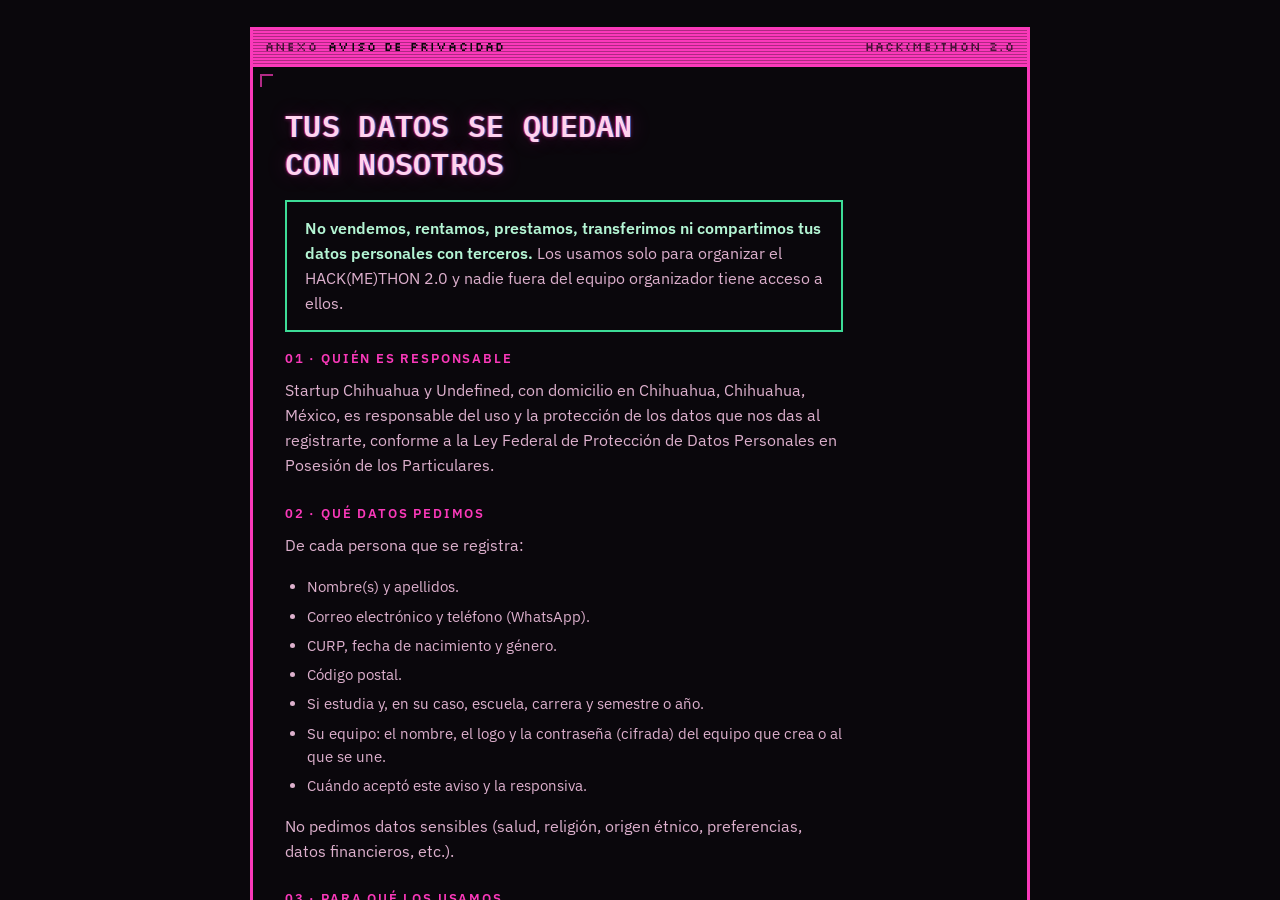
<file: privacidad.html>
<!doctype html>
<html lang="es-MX">
<head>
<meta charset="utf-8">
<meta name="viewport" content="width=device-width, initial-scale=1">
<title>Aviso de privacidad · HACK(ME)THON 2.0</title>
<link rel="icon" href="corazon.svg" type="image/svg+xml">
<link rel="icon" href="corazon-30.png" type="image/png" sizes="30x30">
<link rel="apple-touch-icon" href="corazon-180.png">
<meta name="description" content="Qué datos pide el registro del HACK(ME)THON 2.0, para qué se usan y cómo ejercer tus derechos. Tus datos no se comparten con terceros.">
<meta name="theme-color" content="#0a070c">
<link rel="preconnect" href="https://fonts.googleapis.com">
<link rel="preconnect" href="https://fonts.gstatic.com" crossorigin>
<link rel="stylesheet" href="https://fonts.googleapis.com/css2?family=IBM+Plex+Mono:wght@400;500;600;700&family=IBM+Plex+Sans:wght@400;600&family=Silkscreen:wght@400;700&display=swap">
<link rel="stylesheet" href="styles.css">
<style>
  /* Una sola hoja, para leerse: sin vidrio, sin jardín, sin animaciones. */
  .aviso{ max-width:860px; margin:0 auto; }
  .aviso .h2{ animation:none; }
  .aviso h3{
    font-size:13px; letter-spacing:.14em; font-weight:600; color:var(--phos);
    margin:2em 0 .7em; text-transform:uppercase;
  }
  .aviso h3:first-of-type{ margin-top:0; }
  .aviso ul{ margin:0 0 1.1em; padding-left:2.4ch; color:var(--phos-soft); font-family:var(--f-sans); }
  .aviso li{ margin-bottom:.4em; }
  .aviso a{ color:var(--blue-hi); }
  .destacado{
    border:2px solid var(--clorofila); padding:14px 18px; margin:0 0 1.6em;
    font-family:var(--f-sans); color:var(--phos-hi); font-size:16.5px;
  }
  .destacado strong{ color:var(--clorofila-hi); }
  .fecha{ font-size:12px; letter-spacing:.1em; color:var(--phos-dim); margin-top:2em; }
</style>
</head>
<body>
<div class="tubo">
<main class="aviso" id="contenido">
  <section class="panel">
    <header class="panel__bar">
      <span class="panel__id">ANEXO</span>
      <span class="panel__name">AVISO DE PRIVACIDAD</span>
      <span class="panel__stat">HACK(ME)THON 2.0</span>
    </header>
    <div class="panel__body"><div class="prose">
      <h2 class="h2">Tus datos se quedan con nosotros</h2>

      <p class="destacado">
        <strong>No vendemos, rentamos, prestamos, transferimos ni compartimos
        tus datos personales con terceros.</strong> Los usamos solo para
        organizar el HACK(ME)THON 2.0 y nadie fuera del equipo organizador
        tiene acceso a ellos.
      </p>

      <h3>01 · Quién es responsable</h3>
      <p>
        <span data-priv="responsable">…</span>, con domicilio en
        <span data-priv="domicilio">…</span>, es responsable del uso y la
        protección de los datos que nos das al registrarte, conforme a la Ley
        Federal de Protección de Datos Personales en Posesión de los
        Particulares.
      </p>

      <h3>02 · Qué datos pedimos</h3>
      <p>De cada persona que se registra:</p>
      <ul>
        <li>Nombre(s) y apellidos.</li>
        <li>Correo electrónico y teléfono (WhatsApp).</li>
        <li>CURP, fecha de nacimiento y género.</li>
        <li>Código postal.</li>
        <li>Si estudia y, en su caso, escuela, carrera y semestre o año.</li>
        <li>Su equipo: el nombre, el logo y la contraseña (cifrada) del equipo que crea o al que se une.</li>
        <li>Cuándo aceptó este aviso y la responsiva.</li>
      </ul>
      <p>
        No pedimos datos sensibles (salud, religión, origen étnico,
        preferencias, datos financieros, etc.).
      </p>

      <h3>03 · Para qué los usamos</h3>
      <ul>
        <li>Registrarte y confirmar que eres quien dices ser y que no te inscribiste dos veces (para eso es la CURP).</li>
        <li>Formar los equipos: juntar a quienes vienen juntos y acomodar a quien no tiene equipo.</li>
        <li>Darte acceso a la sede el día del evento.</li>
        <li>Escribirte sobre el evento: confirmación, cambios, horarios e instrucciones.</li>
        <li>Saber si hay menores de edad, para pedir la autorización de su madre, padre o tutor.</li>
        <li>Estadística sin nombres (cuántas personas vinieron, por género, rango de edad, escuela, carrera y zona según el código postal), para mejorar las siguientes ediciones y para los reportes agregados del evento.</li>
      </ul>
      <p>
        No los usamos para publicidad de terceros ni para nada que no tenga que
        ver con el evento. No publicamos tu CURP, tu teléfono ni tu correo.
      </p>

      <h3>04 · Con quién los compartimos</h3>
      <p>
        <strong>Con nadie.</strong> Tus datos no se comparten con
        patrocinadores, empresas, escuelas ni ninguna otra organización.
      </p>
      <p>
        Para guardarlos usamos servicios de alojamiento y base de datos que
        los procesan solo por cuenta nuestra y bajo nuestras instrucciones;
        no pueden usarlos para nada más. La única excepción es que una
        autoridad competente nos los requiera conforme a la ley.
      </p>

      <h3>05 · Cuánto tiempo los guardamos</h3>
      <p>
        Lo necesario para organizar el evento y atender lo que surja después
        de él. Pasado eso los borramos, salvo los datos sin nombres que sirven
        para estadística.
      </p>

      <h3>06 · Tus derechos (ARCO)</h3>
      <p>
        Puedes pedirnos en cualquier momento <strong>ver</strong> tus datos,
        <strong>corregirlos</strong>, <strong>borrarlos</strong> u
        <strong>oponerte</strong> a algún uso, y también retirar tu
        consentimiento. Escríbenos a
        <a data-priv-mail href="#">nuestro correo</a> desde el correo que
        registraste, diciendo qué quieres hacer. Te respondemos en un máximo
        de 20 días hábiles. Si borras tus datos antes del evento, tu lugar se
        libera.
      </p>

      <h3>07 · Menores de edad</h3>
      <p>
        Si eres menor de 18 años, al registrarte debes confirmar que tu madre,
        padre o tutor te autoriza. Podemos pedir esa autorización por escrito
        antes o el día del evento.
      </p>

      <h3>08 · Cambios a este aviso</h3>
      <p>
        Si cambiamos este aviso, lo publicamos en esta misma página con su
        nueva fecha. Si el cambio afecta cómo usamos tus datos, te avisamos
        por correo.
      </p>

      <p class="fecha">ÚLTIMA ACTUALIZACIÓN: <span data-priv="actualizado">…</span></p>
    </div></div>
    <footer class="panel__keys">
      <a href="./#registro">PF3=VOLVER AL REGISTRO</a>
    </footer>
  </section>
</main>
</div>
<script src="config.js"></script>
<script>
  document.querySelectorAll("[data-priv]").forEach(function (el) {
    var v = EVENTO.privacidad && EVENTO.privacidad[el.dataset.priv];
    if (v) el.textContent = v;
  });
  var correo = (EVENTO.privacidad && EVENTO.privacidad.correo) || EVENTO.registros;
  document.querySelectorAll("[data-priv-mail]").forEach(function (a) {
    a.href = "mailto:" + correo;
    a.textContent = correo;
  });
</script>
</body>
</html>
</file>
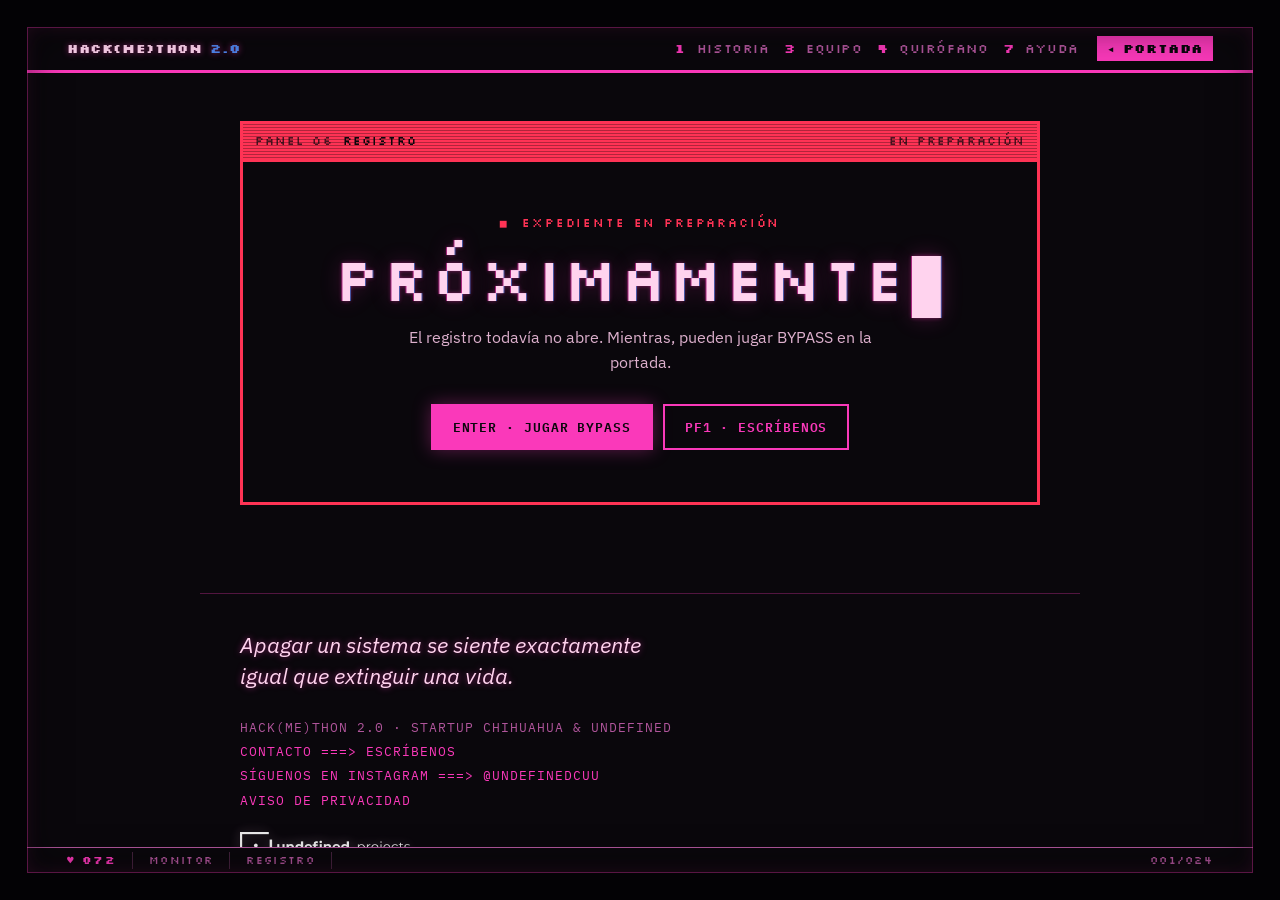
<file: registro.html>
<!doctype html>
<html lang="es-MX">
<head>
<meta charset="utf-8">
<meta name="viewport" content="width=device-width, initial-scale=1">
<title>Registro · HACK(ME)THON 2.0</title>
<link rel="icon" href="corazon.svg" type="image/svg+xml">
<link rel="icon" href="corazon-30.png" type="image/png" sizes="30x30">
<link rel="apple-touch-icon" href="corazon-180.png">
<meta name="description" content="Regístrate al HACK(ME)THON 2.0 · The Anatomy of a Machine. Gratis, por persona, en dos minutos. Sábado 28 de noviembre, Auditorio MENLO, Tec de Monterrey Campus Chihuahua.">
<meta property="og:title" content="Registro · HACK(ME)THON 2.0">
<meta property="og:description" content="El instinto es solo un algoritmo sin documentar. Una máquina viva, seis sistemas, una noche para operarla a corazón abierto.">
<meta property="og:type" content="website">
<meta name="theme-color" content="#0a070c">
<link rel="preconnect" href="https://fonts.googleapis.com">
<link rel="preconnect" href="https://fonts.gstatic.com" crossorigin>
<link rel="stylesheet" href="https://fonts.googleapis.com/css2?family=IBM+Plex+Mono:wght@400;500;600;700&family=IBM+Plex+Sans:wght@400;600&family=Silkscreen:wght@400;700&display=swap">
<link rel="stylesheet" href="styles.css">
<style>
  /* La página aparte empieza directo en el panel del registro. */
  .pagina-registro main{ padding-top:clamp(18px,3vw,32px); }
</style>
<!-- Modo "próximamente" sin parpadeo: antes de pintar se pone el último
     modo conocido —y si no hay ninguno, "próximamente", que es el de
     fábrica— y se esconde lo que va debajo de la primera pantalla hasta
     que el servidor confirme (script.js, sección 1½). -->
<script>
  (function(r){
    r.classList.add("modo-pendiente");
    var visto = null;
    try { visto = localStorage.getItem("hmt2-modo"); } catch (e) {}
    if (visto !== "abierto") r.classList.add("proximamente");
  })(document.documentElement);
</script>
</head>
<body class="pagina-registro">

<!-- El registro: la única página con el formulario. La portada ya no
     lo tiene; todos sus botones de registro traen aquí. Usa el mismo
     script.js y styles.css que la portada. -->
<div class="tubo">

<a class="skip" href="#registro">Saltar al formulario</a>

<header class="menubar">
  <a class="menubar__sys" href="index.html">HACK(ME)THON <span>2.0</span></a>
  <nav class="menubar__opts" aria-label="Portada">
    <a href="index.html#historia"><b>1</b> HISTORIA</a>
    <a href="index.html#equipo"><b>3</b> EQUIPO</a>
    <a href="index.html#quirofano"><b>4</b> QUIRÓFANO</a>
    <a href="index.html#faq"><b>7</b> AYUDA</a>
  </nav>
  <a class="menubar__go" href="index.html">&#9666; PORTADA</a>
</header>

<main id="contenido">

  <!-- ── PANEL 06 · CONSENTIMIENTO INFORMADO ────────────── -->
  <section class="panel panel--go" id="registro">
    <header class="panel__bar">
      <span class="panel__id">PANEL 06</span>
      <span class="panel__name">REGISTRO &middot; CONSENTIMIENTO INFORMADO</span>
      <span class="panel__stat">ABIERTO</span>
    </header>
    <div class="panel__body">
      <h2 class="h2">Regístrate</h2>
      <p class="registro__datos">Gratis &middot; Cupo: <span data-cfg="cupo">…</span> &middot; <span data-cfg="fecha">…</span></p>
      <p class="section-lead">
        <strong>Ten a la mano tu CURP.</strong> El registro es por persona y toma dos minutos. Una persona del equipo
        lo crea con nombre, logo y contraseña; los demás lo eligen de la lista
        con esa contraseña. Si no tienes equipo, elige «No tengo equipo» y te
        acomodamos en uno. Los equipos son de 3 a 5 personas.
      </p>
      <p class="registro__ayuda">¿Algún problema o duda con el registro? Escríbenos: <a data-cfg-href="ayudaWa" href="https://wa.me/526141238085?text=Hola%2C%20tengo%20una%20duda%20con%20el%20registro%20del%20HACK(ME)THON%202.0" target="_blank" rel="noopener">WHATSAPP <span data-cfg="ayudaTel">614 123 8085</span> &#9656;</a></p>

      <form class="alta" id="alta" novalidate>
        <p class="trampa" aria-hidden="true">
          <label for="f-empresa">No llenes esto</label>
          <input id="f-empresa" name="empresa" type="text" tabindex="-1" autocomplete="off">
        </p>

        <fieldset class="fs">
          <legend>&#9656; TUS DATOS</legend>
          <p class="fs__hint">Todos son obligatorios. La fecha de nacimiento tiene que coincidir con tu CURP.</p>
          <div class="crew__campos">
            <label class="crew__campo crew__campo--ancho"><span>NOMBRE(S)</span>
              <input type="text" name="nombre" maxlength="60" autocomplete="given-name" placeholder="NOMBRE(S)" required></label>
            <label class="crew__campo crew__campo--ancho"><span>APELLIDOS</span>
              <input type="text" name="apellidos" maxlength="80" autocomplete="family-name" placeholder="APELLIDOS" required></label>
            <label class="crew__campo crew__campo--ancho"><span>CORREO</span>
              <input type="email" name="correo" maxlength="120" autocomplete="email" placeholder="tu@correo.com" required></label>
            <label class="crew__campo crew__campo--ancho"><span>TELÉFONO (WHATSAPP)</span>
              <input type="tel" name="tel" maxlength="16" autocomplete="tel" placeholder="10 DÍGITOS" required></label>
            <label class="crew__campo crew__campo--ancho"><span>CURP</span>
              <input type="text" name="curp" maxlength="18" autocomplete="off" autocapitalize="characters" spellcheck="false" placeholder="18 CARACTERES" required></label>
            <label class="crew__campo crew__campo--ancho"><span>GÉNERO</span>
              <select name="genero" required>
                <option value="">ELIGE UNA OPCIÓN</option>
                <option value="hombre">Hombre</option>
                <option value="mujer">Mujer</option>
                <option value="otro">Otro</option>
                <option value="prefiero_no_decir">Prefiero no decir</option>
              </select></label>
            <label class="crew__campo crew__campo--ancho"><span>FECHA DE NACIMIENTO</span>
              <input type="date" name="nacimiento" autocomplete="bday" min="1925-01-01" required></label>
            <label class="crew__campo crew__campo--ancho"><span>CÓDIGO POSTAL</span>
              <input type="text" name="cp" maxlength="5" inputmode="numeric" autocomplete="postal-code" placeholder="5 DÍGITOS" required></label>
          </div>
        </fieldset>

        <fieldset class="fs">
          <legend>&#9656; ESCUELA U ORGANIZACIÓN</legend>
          <p class="fs__hint">¿Estudias actualmente?</p>
          <div class="opciones">
            <label class="consent"><input type="radio" name="estudia" value="si" required><span>Sí</span></label>
            <label class="consent"><input type="radio" name="estudia" value="no" required><span>No</span></label>
          </div>
          <div class="crew__campos escuela" id="escuela" hidden>
            <label class="crew__campo crew__campo--ancho"><span>UNIVERSIDAD / INSTITUCIÓN</span>
              <select name="institucion">
                <option value="">ELIGE TU ESCUELA</option>
                <optgroup label="Públicas">
                  <option value="UACH">Universidad Autónoma de Chihuahua (UACH)</option>
                  <option value="UTCH">Universidad Tecnológica de Chihuahua (UTCH)</option>
                  <option value="UTCH Sur">Universidad Tecnológica de Chihuahua Sur (UTCH Sur)</option>
                  <option value="UTCH BIS">Universidad Tecnológica de Chihuahua BIS (UTCH BIS)</option>
                  <option value="Politécnico (UPCH)">Universidad Politécnica de Chihuahua (UPCH)</option>
                  <option value="Instituto Tecnológico de Chihuahua">Instituto Tecnológico de Chihuahua (TecNM)</option>
                  <option value="Instituto Tecnológico de Chihuahua II">Instituto Tecnológico de Chihuahua II (TecNM)</option>
                  <option value="Escuela Normal del Estado">Escuela Normal del Estado «Profr. Luis Urías Belderráin»</option>
                  <option value="Escuela Normal Superior">Escuela Normal Superior «Profr. José E. Medrano R.»</option>
                </optgroup>
                <optgroup label="Privadas">
                  <option value="Tec de Monterrey">Tec de Monterrey, Campus Chihuahua</option>
                  <option value="ULSA">Universidad La Salle Chihuahua (ULSA)</option>
                </optgroup>
                <option value="otra">Otra</option>
              </select></label>
            <label class="crew__campo crew__campo--ancho" id="otra"><span>¿CUÁL?</span>
              <input type="text" name="otra" maxlength="80" placeholder="SOLO SI ELEGISTE «OTRA»" disabled></label>
            <label class="crew__campo crew__campo--ancho"><span>CARRERA</span>
              <input type="text" name="carrera" maxlength="80" list="carreras" autocomplete="off" placeholder="TU CARRERA"></label>
            <label class="crew__campo crew__campo--medio"><span>CUENTO EN</span>
              <select name="periodo">
                <option value="semestre">Semestres</option>
                <option value="cuatrimestre">Cuatrimestres</option>
                <option value="tetramestre">Tetramestres</option>
                <option value="anio">Años</option>
              </select></label>
            <label class="crew__campo crew__campo--medio"><span id="periodo-t">SEMESTRE QUE CURSAS</span>
              <input type="number" name="semestre" min="1" max="12" inputmode="numeric" placeholder="1"></label>
          </div>
          <!-- Quien no estudia puede venir en nombre de una asociación civil,
               una empresa o un colectivo: así se sabe a quién representa. -->
          <div id="org" hidden>
            <p class="fs__hint">¿Vienes en representación de alguna organización? Por ejemplo, una asociación civil, una empresa o un colectivo.</p>
            <div class="opciones">
              <label class="consent"><input type="radio" name="representa" value="no"><span>No, vengo por mi cuenta</span></label>
              <label class="consent"><input type="radio" name="representa" value="si"><span>Sí</span></label>
            </div>
            <div class="crew__campos" id="org-campos" hidden>
              <label class="crew__campo crew__campo--ancho"><span>TIPO DE ORGANIZACIÓN</span>
                <select name="orgTipo">
                  <option value="">ELIGE UNA</option>
                  <option value="asociacion_civil">Asociación civil (A.C.)</option>
                  <option value="empresa">Empresa</option>
                  <option value="colectivo">Comunidad o colectivo</option>
                  <option value="gobierno">Dependencia de gobierno</option>
                  <option value="otra">Otra</option>
                </select></label>
              <label class="crew__campo crew__campo--ancho"><span>NOMBRE DE LA ORGANIZACIÓN</span>
                <input type="text" name="organizacion" maxlength="80" autocomplete="organization" placeholder="P. EJ. «ROBÓTICA PARA TODOS, A.C.»"></label>
            </div>
          </div>
          <datalist id="carreras">
            <option>Ingeniería en Software</option>
            <option>Ingeniería en Sistemas Computacionales</option>
            <option>Ingeniería en Tecnologías de la Información</option>
            <option>Ingeniería en Ciencias de la Computación</option>
            <option>Ingeniería en Desarrollo de Software</option>
            <option>Ingeniería Mecatrónica</option>
            <option>Ingeniería Industrial</option>
            <option>Ingeniería en Electrónica</option>
            <option>Licenciatura en Informática</option>
            <option>Desarrollo de Software Multiplataforma</option>
          </datalist>
        </fieldset>

        <fieldset class="fs">
          <legend>&#9656; EQUIPO</legend>
          <p class="fs__hint">Los equipos son de 3 a 5 personas. Una persona crea el equipo y les pasa la contraseña a los demás.</p>
          <div class="opciones">
            <label class="consent"><input type="radio" name="equipoModo" value="unirse" required><span>Ya tengo equipo</span></label>
            <label class="consent"><input type="radio" name="equipoModo" value="asignar" required><span>No tengo equipo, agrégame a uno</span></label>
            <label class="consent"><input type="radio" name="equipoModo" value="crear" required><span>Crear un equipo</span></label>
          </div>

          <!-- Ya tengo equipo: la lista la llena script.js desde /api/equipos -->
          <div class="eqs" id="eq-unirse" hidden>
            <div class="eqs__barra">
              <p class="fs__hint">Elige el tuyo y escribe la contraseña que les pasó quien lo creó.</p>
              <label class="eqs__buscar"><span class="sr-only">Buscar equipo</span>
                <input type="text" name="buscaEquipo" autocomplete="off" placeholder="BUSCAR EQUIPO"></label>
              <button type="button" class="eqs__btn" id="eq-recarga">ACTUALIZAR</button>
            </div>
            <div class="eqs__lista" id="eq-lista" role="radiogroup" aria-label="Equipos registrados"></div>
            <p class="eqs__estado" id="eq-estado" aria-live="polite"></p>
            <div class="crew__campos">
              <label class="crew__campo crew__campo--ancho"><span>CONTRASEÑA DEL EQUIPO</span>
                <input type="password" name="claveUnirse" maxlength="64" autocomplete="off" placeholder="LA QUE TE PASARON"></label>
            </div>
          </div>

          <!-- Crear un equipo: nombre, contraseña y logo de 16 × 16 -->
          <div class="eqs" id="eq-crear" hidden>
            <div class="crew__campos">
              <label class="crew__campo crew__campo--ancho"><span>NOMBRE DEL EQUIPO</span>
                <input type="text" name="equipo" maxlength="32" autocomplete="off" placeholder="LOS SIN PULSO"></label>
              <label class="crew__campo crew__campo--ancho"><span>CONTRASEÑA DEL EQUIPO</span>
                <input type="password" name="claveCrear" maxlength="64" autocomplete="new-password" placeholder="MÍNIMO 4 CARACTERES"></label>
              <p class="fs__hint crew__campo--ancho">Pásales la contraseña a tus compañeros: la necesitan para unirse. Que no sea la de ninguna otra cuenta tuya.</p>
            </div>
            <div class="pixel">
              <div class="pixel__marco">
                <canvas class="pixel__lienzo" id="px-lienzo" width="320" height="320" tabindex="0"
                  aria-label="Logo del equipo, 16 por 16 pixeles. Dibuja con el ratón o el dedo; con el teclado, flechas para moverte y espacio para pintar." aria-describedby="px-pos"></canvas>
                <p class="pixel__pos" id="px-pos">LOGO · 16 × 16</p>
              </div>
              <div class="pixel__panel">
                <p class="pixel__t">COLOR</p>
                <div class="pixel__paleta" id="px-paleta" role="radiogroup" aria-label="Color"></div>
                <p class="pixel__t">HERRAMIENTA</p>
                <div class="pixel__btns">
                  <button type="button" class="pixel__btn" data-px="lapiz" aria-pressed="true">LÁPIZ</button>
                  <button type="button" class="pixel__btn" data-px="bote" aria-pressed="false">BOTE</button>
                  <button type="button" class="pixel__btn" data-px="espejo" aria-pressed="false">ESPEJO</button>
                </div>
                <div class="pixel__btns">
                  <button type="button" class="pixel__btn" data-px="deshacer">DESHACER</button>
                  <button type="button" class="pixel__btn" data-px="limpiar">LIMPIAR</button>
                </div>
                <p class="pixel__t">ASÍ SE VE</p>
                <div class="pixel__vistas">
                  <canvas class="pixel__vista pixel__vista--1" id="px-vista1" width="16" height="16" aria-hidden="true"></canvas>
                  <canvas class="pixel__vista pixel__vista--3" id="px-vista3" width="16" height="16" aria-hidden="true"></canvas>
                </div>
              </div>
            </div>
          </div>
        </fieldset>

        <fieldset class="fs fs--consent">
          <legend>&#9656; AVISO DE PRIVACIDAD</legend>
          <div class="privado">
            <p class="privado__clave">TUS DATOS NO SE COMPARTEN CON TERCEROS.</p>
            <p>
              Los usamos solo para registrarte, darte acceso a la sede y
              escribirte sobre el evento, y para estadística sin nombres. La CURP
              sirve para confirmar que eres quien dices ser y que nadie se
              registra dos veces. No los vendemos, rentamos, prestamos ni
              compartimos con patrocinadores, escuelas ni ninguna otra
              organización, y puedes pedir verlos, corregirlos o borrarlos cuando
              quieras.
            </p>
            <p><a href="privacidad.html" target="_blank" rel="noopener">LEER EL AVISO DE PRIVACIDAD COMPLETO ↗</a></p>
          </div>
          <label class="consent">
            <input type="checkbox" name="privacidad" id="f-privacidad" required>
            <span>Leí el aviso de privacidad y acepto que mis datos se usen para lo que ahí se describe.</span>
          </label>
          <label class="consent" id="tutor" hidden>
            <input type="checkbox" name="tutor" id="f-tutor">
            <span>
              Soy menor de 18 años: mi madre, padre o tutor conoce el evento y
              autoriza mi participación y el uso de mis datos. Pueden pedir esa
              autorización por escrito.
            </span>
          </label>
        </fieldset>

        <fieldset class="fs fs--consent">
          <legend>&#9656; RESPONSIVA</legend>
          <div class="privado">
            <p>Al participar en el HACK(ME)THON 2.0 me comprometo a:</p>
            <ul class="responsiva">
              <li>Seguir las reglas del evento y las indicaciones del equipo organizador.</li>
              <li>Tratar con respeto a participantes, mentores, staff y a la sede. El acoso o la discriminación son motivo de salida inmediata.</li>
              <li>Usar la infraestructura, las redes y las herramientas solo dentro del entorno del evento y para los retos del evento: nada de atacar, escanear ni entrar a sistemas ajenos.</li>
              <li>Cuidar el equipo y las instalaciones que me presten.</li>
            </ul>
            <p>
              Acepto que durante el evento se tomen fotos, video y audio en los
              que puedo aparecer, y que se usen para difundir el evento y en sus
              reportes.
            </p>
          </div>
          <label class="consent">
            <input type="checkbox" name="responsiva" id="f-responsiva" required>
            <span>Leí la responsiva y la acepto.</span>
          </label>
        </fieldset>

        <p class="cmd">
          <span class="cmd__prompt">OPCIÓN&nbsp;===&gt;</span>
          <span class="cmd__typed">FIRMAR</span><span class="cmd__cur" aria-hidden="true">█</span>
        </p>
        <p class="msg" id="msg" role="status"></p>
        <p class="cta">
          <button type="submit" class="key key--go">ENTER &middot; FIRMAR E INGRESAR</button>
        </p>
        <p class="note">
          El registro se manda solo y te devuelve un folio: guárdalo. Acceso: <span data-cfg="costo">…</span>.
          ¿Algo no funciona? <a data-cfg-href="ayudaWa" href="https://wa.me/526141238085?text=Hola%2C%20tengo%20una%20duda%20con%20el%20registro%20del%20HACK(ME)THON%202.0" target="_blank" rel="noopener">WHATSAPP <span data-cfg="ayudaTel">614 123 8085</span> &#9656;</a>
        </p>
      </form>
    </div>
    <footer class="panel__keys">
      <a href="index.html">PF3=PORTADA</a><a href="index.html#protocolo">PF7=PROTOCOLO</a><a href="index.html#faq">PF1=AYUDA</a>
    </footer>
  </section>

  <!-- En modo "próximamente" el panel de arriba no se ve: va esto. -->
  <section class="proximo solo-proximo" aria-labelledby="proximo-t">
    <header class="panel__bar">
      <span class="panel__id">PANEL 06</span>
      <span class="panel__name">REGISTRO</span>
      <span class="panel__stat">EN PREPARACIÓN</span>
    </header>
    <div class="proximo__cuerpo">
      <p class="proximo__tag"><span class="alarm__flag">&#9632;</span> EXPEDIENTE EN PREPARACIÓN</p>
      <h2 class="proximo__t" id="proximo-t">PRÓXIMAMENTE<span class="cmd__cur" aria-hidden="true">█</span></h2>
      <p class="proximo__txt">El registro todavía no abre. Mientras, pueden jugar BYPASS en la portada.</p>
      <p class="cta">
        <a class="key key--go" href="index.html#juego">ENTER &middot; JUGAR BYPASS</a>
        <a class="key" data-cfg-href="contacto" href="#">PF1 &middot; ESCRÍBENOS</a>
      </p>
    </div>
  </section>

</main>

<footer class="signoff">
  <p class="signoff__quote">Apagar un sistema se siente exactamente igual que extinguir una vida.</p>
  <p class="signoff__line">HACK(ME)THON 2.0 &middot; STARTUP CHIHUAHUA &amp; UNDEFINED</p>
  <p class="signoff__line"><a data-cfg-href="contacto" href="#">CONTACTO ===&gt; ESCRÍBENOS</a></p>
  <p class="signoff__line"><a href="https://www.instagram.com/undefinedcuu/" target="_blank" rel="noopener">SÍGUENOS EN INSTAGRAM ===&gt; @UNDEFINEDCUU</a></p>
  <p class="signoff__line"><a href="privacidad.html">AVISO DE PRIVACIDAD</a></p>
  <p class="signoff__marca">
    <img src="undefined-projects.png" width="1200" height="204" alt="undefined_projects" loading="lazy" decoding="async">
  </p>
  <p class="signoff__line signoff__line--dim">FIN DEL EXPEDIENTE</p>
</footer>

<!-- La línea 24: en vez de X SYSTEM, el pulso del paciente. -->
<div class="oia" aria-hidden="true">
  <span class="oia__cell oia__sys"><b id="oia-sys">&#9829; 072</b></span>
  <span class="oia__cell">MONITOR</span>
  <span class="oia__cell oia__panel" id="oia-panel">REGISTRO</span>
  <span class="oia__cell oia__pos" id="oia-pos">001/024</span>
</div>

</div>

<!-- El gabinete: el mueble alrededor de la pantalla. -->
<div class="gabinete" aria-hidden="true">
  <div class="gabinete__marco"></div>
</div>


<script src="sonido.js"></script>
<script src="config.js"></script>
<script src="script.js"></script>
</body>
</html>
</file>
<file: styles.css>
/* ============================================================
   HACK(ME)THON 2.0 — The Anatomy of a Machine
   Terminal IBM 3277 con fósforo magenta, ahora conectada a un
   paciente: la misma pantalla hace de monitor de signos vitales.
   Marco de 80 columnas, rejilla de caracteres, cero curvas — también
   en el vidrio: desde la 2.0 la pantalla es plana (el filtro de
   curvatura costaba ×7 en cuadros por segundo).
   Tema único y deliberado: la página es una pantalla encendida.
   ============================================================ */

:root{
  /* — el tubo —
     Negro casi neutro, como el cartel: el morado de antes le quitaba
     fuerza al rosa. Todo el color lo pone el fósforo, no el vidrio. */
  --screen:   #0a070c;   /* vidrio apagado */
  --screen-2: #120a16;   /* cuerpo de panel */
  --screen-3: #1a0e20;   /* campo resaltado */

  /* — el fósforo (canal rosa, como intensidades) — */
  --phos:      #fa39ba;  /* intensidad normal */
  --phos-hi:   #ffd3ee;  /* intensificado */
  --phos-soft: #ddb0cd;  /* texto corrido */
  --phos-dim:  #b0559b;  /* campo protegido */
  --magenta:   #fa39ba;
  --violet:    #a32198;  /* magenta medio del cartel */
  --uv:        #d946ef;

  /* — el segundo cañón (canal azul) —
     El cartel es duotono: el rosa lleva la voz y el azul es el eco.
     --blue rellena, --blue-hi es el único que se lee como texto. */
  --blue:      #21498e;
  --blue-hi:   #4f86ee;
  --blue-dim:  #2f4a9a;

  /* — la clorofila (nuevo en 2.0) —
     El tercer cañón: lo que en la máquina está vivo de verdad. Solo lo
     usan hojas, tallos y raíces; si aparece en texto o en botones deja
     de leerse como planta. Junto al rosa da el mismo contraste orgánico
     contra mecánico de la mariposa de referencia. */
  --clorofila:     #3ddc97;
  --clorofila-hi:  #b4f5d4;
  --clorofila-dim: #23805a;

  /* — la alarma (nuevo en 2.0) —
     El único color fuera del duotono, y solo aparece cuando el
     paciente se está yendo. Si se usa para otra cosa deja de asustar. */
  --sangre:    #ff3355;
  --sangre-hi: #ffc2cc;

  --rule:      rgba(250,57,186,.30);
  --rule-blue: rgba(79,134,238,.26);

  --bloom:   0 0 6px rgba(250,57,186,.55);
  --bloom-2: 0 0 4px rgba(250,57,186,.45), 0 0 22px rgba(250,57,186,.22);

  /* Aberración cromática permanente: el rosa se abre hacia el azul.
     Es lo que hace que un título se vea impreso a dos tintas mal
     registradas y no simplemente rosa. */
  --fringe:  -1px 0 0 rgba(250,57,186,.55), 1px 0 0 rgba(79,134,238,.6);

  /* Rayado del tubo. Va como background-image ENCIMA del color sólido:
     así ningún relleno rosa queda plano, igual que en el cartel. */
  --rayas: repeating-linear-gradient(to bottom,
             rgba(0,0,0,.30) 0 1px, rgba(0,0,0,0) 1px 3px);
  /* Trama de dithering al 50%, para bordes y bandas decorativas. */
  --trama: repeating-conic-gradient(from 0deg at 50% 50%,
             currentColor 0 25%, transparent 0 50%) 0 0 / 4px 4px;

  --f-mono:  "IBM Plex Mono", ui-monospace, "Courier New", monospace;
  --f-sans:  "IBM Plex Sans", "Helvetica Neue", Arial, sans-serif;
  --f-pixel: "Silkscreen", "IBM Plex Mono", ui-monospace, monospace;

  /* 80 columnas de ancho útil, como el terminal */
  --wrap: 880px;
  --gut: clamp(16px, 4vw, 40px);
  --rhythm: clamp(52px, 7vw, 88px);
  --oia: 26px;

  /* Intensidad del glitch. 0 lo apaga, 0.5 lo baja, 2 lo exagera. */
  --glitch: 1;

  /* — el mueble —
     --marco es el borde negro que rodea la pantalla. El vidrio es
     plano y de esquinas rectas, como el resto de la hoja. */
  --marco:  clamp(11px, 2.1vw, 30px);
  --mueble: #030205;

  color-scheme: dark;
}

*,*::before,*::after{ box-sizing:border-box; }
html{ scroll-behavior:smooth; }

/* ── el rayado, aplicado a todo lo que va relleno de rosa ──
   Una sola regla para no repetir la textura en diez lugares. */
.menubar__go, .alarm, .panel__bar, .key--go, .screen__rule,
.faq summary:hover, .maplink a:hover{
  background-image:var(--rayas);
}

/* ── la rotulación del cartel ──────────────────────────────
   Silkscreen es una bitmap de caja baja: al mismo font-size se ve
   más chica que Plex Mono, así que donde entra va un punto arriba.
   Solo rotula: los párrafos siguen en Plex, que sí se lee. */
.menubar__sys, .menubar__opts, .menubar__go, .alarm, .panel__bar,
.panel__keys, .key, .opt__n, .opt__name, .opt__topic, .role__id,
.perm span, .sched__n, .fs legend, .crew__head,
.oia, .tminus__k, .tminus__u, .ipl, .h2,
.sub, .monitor__head, .vital dt, .vital small, .fs--consent legend{
  font-family:var(--f-pixel);
  font-weight:400;
}

html, body{ height:100%; }
body{
  margin:0; padding:0;
  /* El documento no se desplaza: se desplaza .tubo, que es la
     pantalla dentro del mueble. Así el marco y la línea 24 se quedan
     quietos sin repetir medidas en cada capa. */
  overflow:hidden;
  background:var(--screen);
  color:var(--phos);
  font-family:var(--f-mono);
  font-size:15px;
  line-height:1.55;
  -webkit-font-smoothing:antialiased;
}

/* ── el tubo: la pantalla que se desplaza ─────────────────── */
.tubo{
  position:fixed; inset:0;
  overflow-y:auto; overflow-x:hidden;
  scroll-behavior:smooth;
  /* Todo vive adentro del vidrio: si el contenido llegara al canto se
     metería debajo del mueble y bajo la esquina redondeada. */
  padding:var(--marco) var(--marco) calc(var(--oia) + 8px + var(--marco));
  /* La barra de desplazamiento saldría medio tapada por el mueble;
     en un monitor de 1977 tampoco había. */
  scrollbar-width:none;
}
.tubo::-webkit-scrollbar{ display:none; }

/* El rayado y la línea 24 se quedan quietos mientras el contenido
   se desplaza: van en su propia capa fija, hermana del tubo. */
.tubo__fijo{
  position:fixed; inset:0; z-index:65; pointer-events:none;
}
img{ max-width:100%; image-rendering:pixelated; }
::selection{ background:var(--phos); color:var(--screen); }

.sr-only{
  position:absolute; width:1px; height:1px; padding:0; margin:-1px;
  overflow:hidden; clip:rect(0 0 0 0); white-space:nowrap; border:0;
}

/* ── el tubo de rayos catódicos ─────────────────────────── */
/* ── las capas fijas ──────────────────────────────────────
   Todo lo que va encima de la página está fijo y casi siempre quieto,
   y ninguna capa se mezcla con modos de fusión: una mezcla obliga a
   recombinar la pantalla entera en cada cuadro en que algo cambia
   debajo, y aquí siempre algo cambia (el ECG late 60 veces por
   segundo). Lo que se anima, se anima con transform u opacity. */
.crt{ position:fixed; inset:0; z-index:60; pointer-events:none; }

.gabinete{
  position:fixed; inset:0; z-index:70; pointer-events:none; overflow:hidden;
}

/* El mueble: una sombra enorme hacia afuera del rectángulo rellena
   todo lo que no es pantalla. Adentro, solo el canto encendido y una
   sombra pareja en las orillas: vidrio plano, sin abombado. */
.gabinete__marco{
  position:absolute; inset:var(--marco);
  box-shadow:
    0 0 0 100vmax var(--mueble),
    /* el canto, donde el fósforo se junta contra el cristal */
    inset 0 0 0 1px rgba(250,57,186,.30),
    inset 0 0 18px rgba(250,57,186,.10),
    inset 0 0 40px rgba(0,0,0,.55);
}
/* Las líneas de barrido. Negro con alfa: sobre un fondo oscuro se ve
   igual que multiplicar y no cuesta nada. */
.crt__scan{
  position:absolute; inset:0;
  background:repeating-linear-gradient(to bottom,
    rgba(0,0,0,.34) 0 1px, rgba(0,0,0,.10) 1px 2px, rgba(0,0,0,0) 2px 4px);
}
/* El barrido se mueve con transform: no recalcula ni repinta. */
.crt__sweep{
  position:absolute; left:0; right:0; top:0; height:22vh;
  background:linear-gradient(to bottom, transparent, rgba(250,57,186,.055), transparent);
  animation:sweep 9s linear infinite;
  will-change:transform;
}
@keyframes sweep{ from{ transform:translateY(-24vh); } to{ transform:translateY(104vh); } }

/* Parpadeo del cañón. Casi imperceptible a propósito: si se nota, es
   una animación; si no se nota, es un monitor encendido. */
@keyframes parpadeo{
  0%, 100%{ opacity:1; }
  41%{ opacity:.975; }  43%{ opacity:1; }
  78%{ opacity:.985; }  79%{ opacity:1; }
}
.crt__bloom{ animation:parpadeo 4.7s linear infinite; }
.crt__bloom{
  position:absolute; inset:0;
  background:
    radial-gradient(70% 46% at 50% 26%, rgba(250,57,186,.05), transparent 72%),
    radial-gradient(58% 40% at 6% 64%, rgba(33,73,142,.13), transparent 74%),
    radial-gradient(58% 40% at 96% 20%, rgba(33,73,142,.10), transparent 74%);
}

.skip{
  position:absolute; left:-9999px; top:0; z-index:99;
  background:var(--phos); color:var(--screen);
  padding:8px 14px; font-family:var(--f-mono); font-size:13px;
}
.skip:focus{ left:calc(var(--marco) + 8px); top:calc(var(--marco) + 8px); }

:where(a,button,summary,details):focus-visible{
  outline:2px solid var(--uv); outline-offset:2px;
}

/* ── envoltura ──────────────────────────────────────────── */
.screen, .panel, .signoff{
  width:100%; max-width:var(--wrap); margin-inline:auto;
  padding-inline:var(--gut);
}

/* ── barra de menú ──────────────────────────────────────── */
.menubar{
  /* top:0, no var(--marco): el desplazamiento de un sticky se mide
     desde el borde de padding del contenedor, y .tubo ya tiene ese
     padding. Sumarlos dejaba la barra 27 px más abajo y el contenido
     se veía correr por encima de ella, en la franja de en medio. */
  position:sticky; top:0; z-index:50;
  display:flex; align-items:center; gap:10px 18px; flex-wrap:wrap;
  padding:9px var(--gut);
  background:var(--screen); border-bottom:3px solid var(--phos);
  font-size:12.5px; letter-spacing:.05em;
}
.menubar__sys{
  margin-right:auto; text-decoration:none;
  color:var(--phos-hi); font-weight:600; text-shadow:var(--bloom);
}
.menubar__opts{ display:flex; gap:14px; }
.menubar__opts a{ color:var(--phos-dim); text-decoration:none; }
.menubar__opts a b{ color:var(--phos); font-weight:600; margin-right:3px; }
.menubar__opts a:hover{ background:var(--phos); color:var(--screen); }
.menubar__opts a:hover b{ color:var(--screen); }
.menubar__go{
  color:var(--screen); background:var(--phos);
  text-decoration:none; font-weight:600; padding:3px 10px;
}
.menubar__go:hover{ background:var(--phos-hi); }
@media (max-width:860px){ .menubar__opts{ display:none; } }

/* ── pantalla de arranque ─────────────────────────────────
   La portada va encuadrada como la ventana del cartel: barra de
   título rosa arriba, marco rosa de 3px, negro adentro. */
.screen{
  padding-block:0 clamp(28px,4vw,48px);
  margin-block:clamp(14px,2.5vw,26px) 0;
  border:3px solid var(--phos); border-top:0;
}
/* La barra de título. Es decorativa (aria-hidden), así que el
   contenido lo pone el CSS: el glifo blanco de la izquierda y los
   dos cuadros de la derecha, como en el cartel. */
.screen__rule{
  position:relative;
  height:30px; margin-inline:calc(var(--gut) * -1); margin-bottom:clamp(22px,3.5vw,34px);
  background-color:var(--phos);
}
.screen__rule::before{
  content:""; position:absolute; left:0; top:0; bottom:0; width:38px;
  background:linear-gradient(135deg,
    var(--phos-hi) 0 42%, var(--screen) 42% 58%, var(--phos-hi) 58% 100%);
  border-right:3px solid var(--screen);
}
.screen__rule::after{
  content:"UNIDAD DE CIRUGÍA / CHIHUAHUA";
  position:absolute; left:52px; right:56px; top:0; bottom:0;
  display:flex; align-items:center;
  font-family:var(--f-pixel); font-size:11px; letter-spacing:.14em;
  color:var(--screen); white-space:nowrap; overflow:hidden;
}
/* Los dos cuadros negros de la derecha del cartel. */
.screen__rule{
  background-image:
    linear-gradient(to right, transparent 0 8px, var(--screen) 8px 22px,
                    transparent 22px 30px, var(--screen) 30px 44px, transparent 44px),
    var(--rayas);
  background-repeat:no-repeat, repeat;
  background-position:right 8px top 7px, 0 0;
  background-size:52px calc(100% - 14px), auto;
}

.ipl{ margin:0 0 clamp(20px,3vw,30px); font-size:12.5px; color:var(--phos-dim); }
.ipl__line{ display:block; }
.ipl__line::before{ content:"» "; color:var(--blue-hi); }

/* El banner mide 69 columnas monoespaciadas (3 bloques de 23) y debe
   caber en una línea: en móvil encoge, no se parte. La talla exacta la
   pone script.js en --banner-fs, porque el ancho real del glifo █
   depende de qué fuente lo preste en cada sistema. Este cqw es el
   respaldo si el script no corre: supone el avance monoespaciado
   habitual de 0.6em (69 × 0.6 = 41.4em) y deja algo de holgura. */
.banner{ margin:0 0 clamp(18px,3vw,28px); container-type:inline-size; }
.banner__row{ display:flex; gap:0; justify-content:flex-start; }
.banner__blk{
  margin:0; font-family:var(--f-mono); font-weight:400;
  font-size:var(--banner-fs, min(19px, 2.3cqw)); line-height:1;
  color:var(--phos);
  /* Sombra dura azul desplazada: el registro corrido a dos tintas
     que hace que el título se lea impreso y no sólo brillante. En em,
     para que encoja con la letra y no se coma el glifo en móvil. */
  text-shadow:.16em .16em 0 var(--blue), var(--bloom-2);
  white-space:pre;
}
/* La enredadera del título (jardin.js). Va dentro de cada bloque para
   moverse con su glitch; overflow visible para colgar fuera de la letra. */
.banner__blk{ position:relative; }
.titulo{ position:absolute; left:0; top:0; overflow:visible; pointer-events:none; }
.titulo .tallo{ transition:stroke-dashoffset 1.3s steps(10), stroke 1.2s linear; }
.titulo .tallo--0{ stroke-width:2; }
.titulo .hoja{ filter:drop-shadow(0 0 2px rgba(61,220,151,.55)); }
.titulo .flor{ filter:drop-shadow(0 0 3px rgba(217,70,239,.7)); }
.banner__blk--hi{ color:var(--phos-hi); text-shadow:0 0 6px rgba(255,217,238,.6), 0 0 26px rgba(250,57,186,.4); }

.alarm{
  display:inline-block; margin:0 0 clamp(20px,3vw,28px);
  background:var(--magenta); color:var(--screen);
  font-weight:600; font-size:12.5px; letter-spacing:.08em;
  padding:5px 14px;
}
.alarm__flag{ animation:blink 1.1s steps(1) infinite; margin-right:6px; }
@keyframes blink{ 50%{ opacity:0; } }

.lead{
  font-family:var(--f-sans); font-size:clamp(16px,1.5vw,19px); line-height:1.6;
  color:var(--phos-soft); max-width:56ch; margin:0 0 clamp(26px,4vw,36px);
}
.lead strong{ color:var(--phos-hi); font-weight:600; }

/* ── lectura de campos con guía de puntos ───────────────── */
.readout{ margin:0 0 clamp(26px,4vw,36px); font-size:13.5px; }
.readout > div{
  display:flex; align-items:baseline; gap:0;
  border-bottom:1px solid rgba(250,57,186,.12); padding:5px 0;
}
.readout dt{
  font-family:var(--f-pixel);
  color:var(--phos-dim); letter-spacing:.09em; white-space:nowrap;
  display:flex; align-items:baseline; gap:1.2ch;
  flex:1 1 0; min-width:0; overflow:hidden;
}
.readout dt::after{
  content:""; flex:1 1 auto; height:2px; align-self:center;
  background:repeating-linear-gradient(to right,
    rgba(250,57,186,.42) 0 2px, transparent 2px 6px);
}
.readout > div{ overflow:hidden; }
.readout dd{
  margin:0; padding-left:1.2ch; color:var(--phos-hi); white-space:nowrap;
  font-weight:500; text-shadow:var(--bloom);
}
@media (max-width:560px){
  .readout dd{ white-space:normal; text-align:right; }
}
.readout--stack{ margin:0; }
.readout--stack > div{ display:block; padding:7px 0; }
.readout--stack dt{ display:block; }
.readout--stack dt::after{ content:none; }
.readout--stack dd{ padding-left:0; white-space:normal; }

/* ── subtítulo y epígrafe ──────────────────────────────── */
.menubar__sys span{ color:var(--blue-hi); }
.sub{
  display:flex; flex-wrap:wrap; align-items:center; gap:8px 14px;
  margin:0 0 clamp(14px,2.4vw,22px);
}
.sub__ver{
  font-size:clamp(20px,3.4vw,30px); line-height:1;
  color:var(--screen); background-color:var(--phos); background-image:var(--rayas);
  padding:4px 10px 6px; box-shadow:.14em .14em 0 var(--blue);
}
.sub__name{
  font-size:clamp(16px,3vw,28px); line-height:1.15; letter-spacing:.06em;
  color:var(--phos-hi); text-shadow:var(--fringe), var(--bloom-2);
}
.epigrafe{
  font-family:var(--f-sans); font-style:italic;
  font-size:clamp(15px,1.4vw,17px); color:var(--blue-hi);
  margin:0 0 clamp(20px,3vw,28px); padding-left:14px;
  border-left:3px solid var(--blue);
}

/* ── portada: texto y espécimen ─────────────────────────── */
.hero{
  display:grid; grid-template-columns:minmax(0,1fr) auto;
  gap:0 clamp(16px,3vw,32px); align-items:start;
}
.hero .lead em{ color:var(--clorofila-hi); font-style:italic; }
.especimen{
  position:relative; margin:0 0 clamp(40px,6vw,64px);
  display:flex; flex-direction:column; align-items:center;
}
.especimen__cap{
  align-self:stretch; text-align:right;
  font-family:var(--f-pixel); font-size:10px; letter-spacing:.14em; line-height:1.5;
  color:var(--phos-dim); margin:0 0 6px;
}
.especimen__cap span{ color:var(--clorofila-dim); }
.especimen__px{
  display:block; image-rendering:pixelated;
  filter:drop-shadow(0 0 6px rgba(250,57,186,.35));
  transition:filter 1.2s linear;
}
.especimen.mutado .especimen__px{ filter:drop-shadow(0 0 8px rgba(79,134,238,.55)); }
.especimen__raices{
  position:absolute; left:0; overflow:visible; pointer-events:none;
}
/* El cuadro de abajo tapa la punta de las raíces: parecen enchufadas.
   En el juego las tapa solo la barra de cabecera: la pantalla del
   juego es translúcida (OPACIDAD en bypass.js) y deja ver la página. */
.monitor{ position:relative; z-index:1; background-color:var(--screen); }
.juego{ position:relative; z-index:1; }

/* ── BYPASS, el minijuego ──────────────────────────────────
   Encuadrado como el monitor. El canvas es de baja resolución
   (un pixel del juego = 2 px de pantalla) y se escala pixelado. */
.juego{
  border:3px solid var(--phos);
  margin:0 0 clamp(24px,3.5vw,32px);
}
.juego__head{
  display:flex; align-items:center; gap:12px; margin:0; flex-wrap:wrap;
  padding:6px 12px; font-family:var(--f-pixel); font-size:11.5px; letter-spacing:.12em;
  border-bottom:2px solid var(--rule); color:var(--phos-dim);
  background:var(--screen);
}
.juego__tag{ color:var(--screen); background:var(--clorofila); padding:0 6px; }
.juego__name{ flex:1; white-space:nowrap; color:var(--phos); }
.juego__marcador{ display:flex; gap:14px; white-space:nowrap; }
.juego__marcador b{ color:var(--phos-hi); font-weight:400; font-variant-numeric:tabular-nums; text-shadow:var(--bloom); }
.juego__marcador span b{ color:var(--clorofila-hi); text-shadow:none; }
.juego__sonido{
  font-family:var(--f-pixel); font-size:10px; letter-spacing:.12em; cursor:pointer;
  color:var(--phos-dim); background:transparent; border:1px solid var(--rule); padding:2px 8px;
}
.juego__sonido[aria-pressed="true"]{ color:var(--clorofila-hi); border-color:var(--clorofila-dim); }
.juego__sonido:hover{ background:var(--phos); color:var(--screen); border-color:var(--phos); }
.juego__pantalla{ position:relative; line-height:0; }
.juego canvas{
  display:block; width:100%; image-rendering:pixelated;
  cursor:pointer; touch-action:manipulation;
}
.juego canvas:focus-visible{ outline:2px solid var(--uv); outline-offset:-2px; }
.juego__msg{
  position:absolute; inset:0; display:flex; flex-direction:column;
  align-items:center; justify-content:center; gap:8px; text-align:center;
  padding:12px; line-height:1.4; pointer-events:none;
  background:rgba(10,7,12,.55);
}
.juego__msg[hidden]{ display:none; }
.juego__titulo{
  margin:0; font-family:var(--f-pixel); font-size:clamp(22px,4vw,34px); letter-spacing:.08em;
  color:var(--phos-hi); text-shadow:var(--fringe), var(--bloom-2);
}
.juego__txt{
  margin:0; max-width:46ch; font-family:var(--f-sans); font-size:14.5px; color:var(--phos-soft);
}
.juego__tecla{
  margin:4px 0 0; font-family:var(--f-pixel); font-size:11px; letter-spacing:.14em;
  color:var(--screen); background:var(--phos); background-image:var(--rayas); padding:3px 10px;
  animation:blink 1.1s steps(1) infinite;
}
.juego[data-estado="paro"] .juego__titulo{ color:var(--sangre); text-shadow:0 0 10px rgba(255,51,85,.6); }
.juego[data-estado="paro"]{ border-color:var(--sangre); }
/* la furia del gusano: aviso arriba al centro y marco en rojo */
.juego__furia{
  position:absolute; top:8px; left:50%; transform:translateX(-50%); z-index:2;
  margin:0; padding:3px 10px; white-space:nowrap; line-height:1.4;
  font-family:var(--f-pixel); font-size:11px; letter-spacing:.14em;
  color:var(--screen); background:var(--sangre); background-image:var(--rayas);
  animation:blink .5s steps(1) infinite; pointer-events:none;
}
.juego__furia[hidden]{ display:none; }
/* el aviso de la desesperación va abajo, para no taparse con el de la furia
   (a los 20 puntos llegan los dos juntos) */
.juego__giro{
  position:absolute; bottom:10px; left:50%; transform:translateX(-50%); z-index:2;
  margin:0; padding:3px 10px; white-space:nowrap; line-height:1.4;
  font-family:var(--f-pixel); font-size:11px; letter-spacing:.14em;
  color:var(--screen); background:var(--blue-hi); background-image:var(--rayas);
  animation:blink .35s steps(1) 4; pointer-events:none;
}
.juego__giro[hidden]{ display:none; }
.juego[data-furia]{ border-color:var(--sangre); box-shadow:0 0 18px rgba(255,51,85,.3); }
.juego[data-furia] .juego__name{ color:var(--sangre); }

/* ── el leaderboard del minijuego ──────────────────────────── */
.juego__guardar, .juego__tabla{
  border-top:2px solid var(--rule); background:var(--screen);
  padding:12px clamp(12px,2vw,16px);
}
.juego__guardar[hidden]{ display:none; }
.juego__guardar-t{
  margin:0 0 10px; font-family:var(--f-pixel); font-size:11.5px; letter-spacing:.12em; color:var(--phos-dim);
}
.juego__guardar-t b{ color:var(--phos-hi); font-weight:400; text-shadow:var(--bloom); }
.juego__campos{ display:grid; grid-template-columns:minmax(0,1fr) minmax(0,1.4fr) minmax(0,.8fr) auto; gap:10px 14px; align-items:end; }
.juego__campo input[aria-invalid="true"]{ border-bottom-color:var(--sangre); background:rgba(255,51,85,.12); }
.juego__campo{
  display:flex; flex-direction:column; gap:4px; min-width:0;
  font-family:var(--f-pixel); font-size:10px; letter-spacing:.14em; color:var(--phos-dim);
}
.juego__campo span{ font-family:var(--f-sans); letter-spacing:0; text-transform:none; font-size:11.5px; }
.juego__campo input{ width:100%; }
.juego__campo input[name="alias"]{ text-transform:uppercase; }
.juego__nota{ margin:8px 0 0; font-family:var(--f-sans); font-size:12px; color:var(--phos-dim); }
.juego__aviso{ margin:8px 0 0; font-size:12px; letter-spacing:.05em; min-height:1.2em; color:var(--phos-dim); }
.juego__aviso.ok{ color:var(--clorofila-hi); }
.juego__aviso.err{ color:var(--sangre); }
.juego__aviso:empty{ margin:0; min-height:0; }
@media (max-width:620px){ .juego__campos{ grid-template-columns:1fr; } }

.juego__tabla-cab{ display:flex; align-items:baseline; justify-content:space-between; gap:6px 14px; flex-wrap:wrap; margin:0 0 8px; }
.juego__tabla-t{
  margin:0; font-family:var(--f-pixel); font-size:11px; letter-spacing:.14em; color:var(--phos);
}
.juego__pag{ margin:0; display:flex; align-items:center; gap:10px; font-family:var(--f-pixel); font-size:10.5px; letter-spacing:.12em; color:var(--phos-dim); }
.juego__pag[hidden]{ display:none; }
.juego__pag span{ font-variant-numeric:tabular-nums; color:var(--phos-hi); min-width:5ch; text-align:center; }
.juego__pag button{
  font:inherit; letter-spacing:inherit; cursor:pointer;
  color:var(--phos); background:transparent; border:1px solid var(--rule); padding:2px 8px;
}
.juego__pag button:hover:not(:disabled){ background:var(--phos); color:var(--screen); border-color:var(--phos); }
.juego__pag button:disabled{ opacity:.35; cursor:default; }
.juego__tabla-t span{ color:var(--clorofila); }
.juego__top{
  list-style:none; margin:0; padding:0; font-size:13px;
  min-height:calc(5 * 1.55em + 5 * 7px);     /* 5 renglones: la tabla no brinca al cambiar de página */
}
.juego__top[aria-busy="true"]{ opacity:.5; }
.juego__top li{
  display:flex; align-items:baseline; gap:1ch; padding:3px 0;
  border-bottom:1px solid rgba(250,57,186,.10); min-width:0;
}
.juego__top .n{ color:var(--blue-hi); font-variant-numeric:tabular-nums; }
.juego__top .a{ flex:1; min-width:0; overflow:hidden; text-overflow:ellipsis; white-space:nowrap; color:var(--phos-soft); }
.juego__top .p{ color:var(--phos-hi); font-variant-numeric:tabular-nums; text-shadow:var(--bloom); }
/* los 8 que pasan a la dinámica, en clorofila; el primero con su marca */
.juego__top li.finalista .n{ color:var(--clorofila); }
.juego__top li.finalista .a{ color:var(--phos-hi); }
.juego__top li.primero .a{ color:var(--clorofila-hi); }
.juego__top li.primero .n::after{ content:" \25B2"; color:var(--clorofila); }
.juego__top li.mio{ background:rgba(250,57,186,.08); }
.juego__top li.corte{
  display:block; text-align:center; padding:5px 0; margin:2px 0;
  border-bottom:1px dashed var(--clorofila-dim); border-top:0;
  font-family:var(--f-pixel); font-size:9.5px; letter-spacing:.14em; color:var(--clorofila);
}
.juego__top li.vacio{ color:var(--phos-dim); border:0; font-size:12px; letter-spacing:.06em; }
.juego__premio{
  margin:10px 0 0; font-family:var(--f-sans); font-size:13.5px; color:var(--phos-soft); line-height:1.5;
}
.juego__premio b{
  font-family:var(--f-pixel); font-weight:400; font-size:10.5px; letter-spacing:.14em;
  color:var(--screen); background:var(--clorofila); padding:1px 6px; margin-right:6px;
}
@media (max-width:520px){
  .juego__name{ flex-basis:100%; }
  .juego__txt{ font-size:13.5px; }
}
@media (max-width:700px){
  .hero{ grid-template-columns:1fr; }
  .especimen{ order:-1; margin-bottom:44px; }
  .especimen__cap{ text-align:center; }
}

/* ── monitor de signos vitales ─────────────────────────────
   Va encuadrado como un panel más: barra de cabecera, cuerpo negro
   con el trazo, y pie con la cuenta en latidos. El canvas lo pinta
   script.js; aquí solo se le da lugar. */
.monitor{
  border:3px solid var(--phos);
  margin:0 0 clamp(24px,3.5vw,32px);
  background:linear-gradient(90deg, rgba(33,73,142,.30), rgba(33,73,142,.04) 62%, transparent);
}
.monitor__head{
  display:flex; align-items:center; gap:12px; margin:0;
  padding:6px 12px; font-size:11.5px; letter-spacing:.12em;
  border-bottom:2px solid var(--rule);
  color:var(--phos-dim);
}
.monitor__lead{ color:var(--screen); background:var(--phos); padding:0 6px; }
.monitor__who{ flex:1; white-space:nowrap; overflow:hidden; text-overflow:ellipsis; }
.monitor__alarm{ color:var(--phos); white-space:nowrap; }
.monitor__body{
  display:grid; grid-template-columns:minmax(0,1fr) auto;
  align-items:stretch;
}
.monitor__ecg{
  display:block; width:100%; height:clamp(110px,16vw,150px);
  /* La cuadrícula del papel de electrocardiograma, en azul tenue para
     que el trazo rosa sea lo único que se lea. */
  background:
    repeating-linear-gradient(to right, rgba(79,134,238,.10) 0 1px, transparent 1px 20px),
    repeating-linear-gradient(to bottom, rgba(79,134,238,.10) 0 1px, transparent 1px 20px);
}
.vitals{
  margin:0; display:grid; grid-auto-rows:1fr;
  border-left:2px solid var(--rule); min-width:17ch;
}
.vital{
  display:grid; grid-template-columns:auto 1fr; grid-template-areas:"k k" "v u";
  align-items:baseline; gap:0 .8ch; padding:6px 12px;
  border-bottom:1px solid rgba(250,57,186,.12);
}
.vital:last-child{ border-bottom:0; }
.vital dt{ grid-area:k; font-size:10px; letter-spacing:.14em; color:var(--phos-dim); }
.vital dd{
  grid-area:v; margin:0; font-size:17px; font-weight:600; line-height:1.15;
  color:var(--blue-hi); font-variant-numeric:tabular-nums; white-space:nowrap;
}
.vital small{ grid-area:u; font-size:9.5px; letter-spacing:.1em; color:var(--phos-dim); }
.vital--fc dd{ font-size:30px; color:var(--phos-hi); text-shadow:var(--bloom-2); }
.vital__heart{ font-size:.55em; margin-left:.4ch; vertical-align:.35em; color:var(--phos); }
.vital__heart.late{ animation:late .32s ease-out; }
@keyframes late{ 0%{ transform:scale(1.5); text-shadow:0 0 10px var(--phos); } 100%{ transform:scale(1); } }
.vital__heart{ display:inline-block; }

.monitor__foot{
  display:flex; align-items:baseline; flex-wrap:wrap; gap:6px 14px;
  margin:0; padding:10px 12px;
  border-top:2px solid var(--rule);
}
.tminus__k{ font-size:11px; letter-spacing:.14em; color:var(--phos-dim); }
.tminus__v{
  font-size:clamp(24px,4.2vw,38px); line-height:1; font-weight:600;
  color:var(--phos-hi); letter-spacing:.02em;
  font-variant-numeric:tabular-nums; text-shadow:var(--bloom-2);
}
.tminus__u{ font-size:10.5px; letter-spacing:.12em; color:var(--phos-dim); margin-left:auto; font-variant-numeric:tabular-nums; }
.tminus__u span{ color:var(--blue-hi); margin-right:.6ch; }

@media (max-width:620px){
  .monitor__body{ grid-template-columns:1fr; }
  .vitals{ border-left:0; border-top:2px solid var(--rule); grid-template-columns:repeat(3,minmax(0,1fr)); grid-auto-rows:auto; }
  .vital{ border-bottom:0; border-right:1px solid rgba(250,57,186,.12); padding:6px 8px; }
  .vital:last-child{ border-right:0; }
  .vital{ grid-template-columns:minmax(0,1fr); grid-template-areas:"k" "v" "u"; }
  .vital small{ white-space:nowrap; overflow:hidden; text-overflow:ellipsis; }
  .vital--fc dd{ font-size:22px; }
  .vital dd{ font-size:14px; }
  .tminus__u{ margin-left:0; }
}

/* — el monitor en chico —
   Va en la columna del texto, al lado del corazón y encima del juego.
   Mismo monitor, menos alto: trazo de ~70 px, signos vitales apretados
   y la cuenta en latidos en una sola línea. */
.monitor--mini{ margin:0 0 clamp(22px,3.2vw,30px); border-width:2px; }
.monitor--mini .monitor__head{ padding:4px 10px; font-size:10px; gap:10px; }
.monitor--mini .monitor__ecg{ height:clamp(64px,7.5vw,80px); }
.monitor--mini .vitals{ min-width:13ch; }
.monitor--mini .vital{ padding:3px 10px; }
.monitor--mini .vital dt{ font-size:9px; }
.monitor--mini .vital dd{ font-size:13px; }
.monitor--mini .vital small{ font-size:8.5px; }
.monitor--mini .vital--fc dd{ font-size:20px; }
.monitor--mini .monitor__foot{ padding:6px 10px; gap:4px 10px; }
.monitor--mini .tminus__k{ font-size:9.5px; }
.monitor--mini .tminus__v{ font-size:clamp(16px,2vw,20px); }
.monitor--mini .tminus__u{ font-size:9px; }
.monitor--mini[data-estado="paro"]{ box-shadow:0 0 14px rgba(255,51,85,.35); }
.hero__txt .lead{ margin-bottom:clamp(16px,2.4vw,22px); }

/* — estados del paciente —
   bradi: se está quedando dormido; paro: el reflejo está armado.
   La clase la pone script.js en el monitor y, en paro, también en
   <body> para teñir el tubo entero. */
.monitor[data-estado="bradi"] .monitor__alarm{ color:var(--sangre-hi); animation:blink 1.1s steps(1) infinite; }
.monitor[data-estado="paro"]{ border-color:var(--sangre); box-shadow:0 0 24px rgba(255,51,85,.35); }
.monitor[data-estado="paro"] .monitor__alarm{
  color:var(--screen); background:var(--sangre); padding:0 6px;
  animation:blink .6s steps(1) infinite;
}
.monitor[data-estado="paro"] .vital--fc dd{ color:var(--sangre); text-shadow:0 0 8px rgba(255,51,85,.6); }
.monitor[data-estado="paro"] .monitor__lead{ background:var(--sangre); }
.monitor[data-estado="vuelta"] .monitor__alarm{ color:var(--phos-hi); text-shadow:var(--bloom); }

body.paro .crt__bloom{
  background:
    radial-gradient(80% 60% at 50% 40%, rgba(255,51,85,.12), transparent 70%),
    linear-gradient(rgba(60,0,12,.35), rgba(60,0,12,.35));
  animation:alarma 1.2s steps(1) infinite;
}
@keyframes alarma{ 50%{ opacity:.55; } }
body.paro .oia__sys b{ color:var(--sangre); }
body.paro .especimen__px{
  filter:grayscale(1) sepia(1) hue-rotate(-50deg) saturate(3) brightness(.55)
         drop-shadow(0 0 8px rgba(255,51,85,.4));
}

/* ============================================================
   EL JARDÍN
   Lo dibuja jardin.js. Aquí van los colores y cómo aparece cada
   pieza; el crecimiento de los tallos va en stroke-dashoffset.
   ============================================================ */
/* Enredaderas y micelio son <canvas> a resolución 1:1: en retina se
   ven con pixel doble, que es el look de la terminal. */
.enredadera, .micelio__lienzo{
  position:absolute; z-index:0; pointer-events:none; image-rendering:pixelated;
}
.planta{ fill:none; }
.tallo{
  fill:none; stroke-width:2; stroke-linecap:square; stroke-linejoin:miter;
  shape-rendering:crispEdges;
  transition:stroke 1.2s linear;
}
/* El tronco y las ramas gruesas son planta; solo las más finas ya
   son circuito. Así lo que domina a la vista es lo vivo. */
.tallo--0{ stroke:var(--clorofila); stroke-width:2.5; }
.tallo--1{ stroke:var(--clorofila); }
.tallo--2{ stroke:var(--clorofila-dim); }
.tallo--3{ stroke:var(--blue-dim); stroke-width:1.5; }
.hifa .tallo{ stroke-width:1.5; }
.hifa .tallo--0{ stroke:var(--violet); }
.hifa .tallo--1{ stroke:var(--clorofila-dim); }
.hifa .tallo--2, .hifa .tallo--3{ stroke:var(--blue-dim); }

.pieza{
  opacity:0; transform:scale(.2);
  transform-box:fill-box; transform-origin:center;
  transition:opacity .35s steps(3), transform .35s steps(3), fill 1.2s linear, stroke 1.2s linear;
}
.pieza.on{ opacity:1; transform:none; }
.hoja{ fill:var(--clorofila); shape-rendering:crispEdges; }
.hoja:nth-of-type(3n){ fill:var(--clorofila-hi); }
.hoja:nth-of-type(4n){ fill:var(--clorofila-dim); }
.via{ fill:var(--screen); stroke:var(--phos); stroke-width:1.4; }
.via--punta{ fill:var(--phos-dim); stroke:none; }
.via--raiz{ fill:var(--phos); stroke:var(--phos-hi); }
.chip{ fill:var(--blue); stroke:var(--blue-hi); stroke-width:1; shape-rendering:crispEdges; }
.flor__p{ fill:var(--uv); shape-rendering:crispEdges; }
.flor__c{ fill:var(--phos-hi); shape-rendering:crispEdges; }
.flor:nth-of-type(2n) .flor__p{ fill:var(--violet); }

/* el pulso de luz que baja por las raíces con cada latido. Sin
   drop-shadow: una sombra animada se repinta en cada cuadro. */
.chispa{
  fill:none; stroke:var(--clorofila-hi); stroke-width:3; stroke-linecap:square;
  shape-rendering:crispEdges; opacity:0;
}

/* ── micelio entre paneles ──────────────────────────────── */
.micelio{
  width:100%; max-width:var(--wrap); margin-inline:auto;
  padding-inline:var(--gut); height:var(--rhythm);
}
.micelio{ position:relative; }

/* ── marchitarse: con el paciente en paro todo se va a rojo ─ */
body.paro .tallo{ stroke:rgba(255,51,85,.55); }
body.paro .hoja{ fill:#5a1626; }
body.paro .flor{ opacity:.18; }
body.paro .via{ stroke:var(--sangre); }
body.paro .chip{ fill:#3a0d18; stroke:var(--sangre); }
body.paro .chispa{ stroke:var(--sangre-hi); }

/* ── textura de fondo ─────────────────────────────────────
   La imagen la pone jardin.js; esto la hace desplazarse con el
   contenido en vez de quedarse pegada al vidrio. */
.tubo{ background-attachment:local; background-size:520px 520px; }

/* ── láminas de los seis sistemas ───────────────────────── */
.opt{
  display:grid; grid-template-columns:56px minmax(0,1fr);
  column-gap:clamp(12px,2vw,18px); align-items:start;
}
.opt > :not(.lamina){ grid-column:2; }
.lamina{
  grid-row:1 / span 2; width:56px; height:56px;
  border:1px solid var(--rule); background:rgba(10,7,12,.6);
  padding:3px; overflow:visible;
}
.lamina *{ vector-effect:non-scaling-stroke; }
.l-o, .l-c, .l-d{ fill:none; stroke-width:1.6; stroke-linecap:square; }
.l-o{ stroke:var(--clorofila); }
.l-c{ stroke:var(--blue-hi); }
.l-d{ stroke:var(--phos); stroke-width:1; stroke-dasharray:2 2; }
.l-tenue{ opacity:.55; }
.l-suelo{ stroke-dasharray:3 3; opacity:.7; }
.l-h{ fill:var(--clorofila); }
.l-v circle{ fill:var(--screen); stroke:var(--phos); stroke-width:1.3; }
.l-f{ fill:var(--uv); }
.l-p{ fill:var(--phos); }
.l-k{ fill:var(--blue); stroke:var(--blue-hi); stroke-width:1; }
.opt:hover .lamina{ border-color:var(--phos); }
@media (max-width:700px){
  .opt{ grid-template-columns:44px minmax(0,1fr); }
  .lamina{ width:44px; height:44px; grid-row:1; }
  .opt__desc{ grid-column:1 / -1 !important; margin-top:6px !important; }
  .opt__topic{ padding-left:0; white-space:normal; }
}

/* ── línea de comando ───────────────────────────────────── */
.cmd{
  display:flex; align-items:baseline; gap:1ch; flex-wrap:wrap;
  margin:0 0 clamp(20px,3vw,28px); font-size:15px;
}
.cmd__prompt{ color:var(--blue-hi); letter-spacing:.06em; }
.cmd__typed{ color:var(--phos-hi); font-weight:600; letter-spacing:.08em; text-shadow:var(--bloom); }
.cmd__cur{ color:var(--phos-hi); animation:blink 1s steps(1) infinite; margin-left:-.6ch; }

/* ── teclas ─────────────────────────────────────────────── */
.cta{ display:flex; flex-wrap:wrap; gap:10px; margin:0 0 clamp(22px,3vw,30px); }
.key{
  display:inline-block; text-decoration:none;
  font-family:var(--f-mono); font-size:13px; font-weight:600; letter-spacing:.07em;
  color:var(--phos); background:transparent;
  border:2px solid var(--phos); padding:11px 20px;
  transition:background .12s linear, color .12s linear;
}
.key:hover{ background:var(--phos); color:var(--screen); }
.key--go{
  background:var(--phos); color:var(--screen); text-shadow:none;
  box-shadow:0 0 18px rgba(250,57,186,.35);
}
.key--go:hover{ background:var(--phos-hi); border-color:var(--phos-hi); }

.note{ font-size:12.5px; color:var(--phos-dim); margin:0; max-width:64ch; line-height:1.6; }

/* ── paneles ────────────────────────────────────────────── */
.panel{ padding-block:0; margin-block:0; position:relative; }
/* Lo que antes era margen entre paneles ahora lo ocupa el micelio
   (jardin.js lo inserta antes de cada panel). */
.signoff{ margin-top:var(--rhythm); }
.panel > :not(.enredadera){ position:relative; z-index:1; }
/* La barra de menú es pegajosa: sin esto un ancla deja el título del
   panel debajo de ella. Se nota más ahora que el contenido arranca
   ya metido dentro del vidrio. */
.panel, .screen{ scroll-margin-top:calc(var(--marco) + 52px); }
.panel__bar{
  display:flex; align-items:center; gap:10px;
  background-color:var(--phos); color:var(--screen);
  padding:8px 12px; font-size:12px; letter-spacing:.09em;
  border:3px solid var(--phos);
}
.panel__name{ flex:1; }
.panel__id, .panel__stat{ opacity:.72; white-space:nowrap; }
.panel--go .panel__bar{ background:var(--phos-hi); }

.panel__body{
  position:relative;
  border:3px solid var(--phos); border-top:0;
  background:var(--screen);
  padding:clamp(24px,3.5vw,40px) clamp(18px,3vw,32px);
}
/* Escuadras en las esquinas del área útil, como las marcas de
   encuadre de la pantalla del cartel. */
.panel__body::before, .panel__body::after{
  content:""; position:absolute; width:13px; height:13px;
  border:2px solid var(--phos); opacity:.7; pointer-events:none;
}
.panel__body::before{ top:7px; left:7px; border-right:0; border-bottom:0; }
.panel__body::after{ bottom:7px; right:7px; border-left:0; border-top:0; }
.panel__keys{
  display:flex; flex-wrap:wrap; gap:0 1px;
  border:3px solid var(--phos); border-top:0;
  background:var(--phos);
}
.panel__keys a{
  flex:1; text-align:center; min-width:110px;
  background:var(--screen); color:var(--blue-hi); text-decoration:none;
  font-size:11px; letter-spacing:.09em; padding:8px 8px;
}
.panel__keys a:hover{ background:var(--phos); color:var(--screen); }

/* ── tipografía de panel ────────────────────────────────── */
.h2{
  font-family:var(--f-mono); font-weight:600;
  font-size:clamp(20px,2.9vw,30px); line-height:1.25;
  letter-spacing:.01em; text-transform:uppercase; text-wrap:balance;
  color:var(--phos-hi); text-shadow:var(--fringe), var(--bloom-2);
  margin:0 0 18px; max-width:34ch;
}
.section-lead{
  font-family:var(--f-sans); color:var(--phos-soft);
  max-width:60ch; font-size:16px; margin:0 0 clamp(26px,3.5vw,36px);
}
.prose{ max-width:62ch; font-family:var(--f-sans); }
.prose p{ color:var(--phos-soft); margin:0 0 1.1em; font-size:16px; }
.prose p:last-child{ margin-bottom:0; }
.prose em{ color:var(--phos-hi); font-style:italic; }
.prose strong{ color:var(--phos-hi); font-weight:600; }

/* ── lista de opciones, estilo menú primario ────────────── */
.opts{ list-style:none; margin:0; padding:0; display:grid; gap:2px; }
.opts > li{ min-width:0; }
.opt{
  padding:12px 14px; background:rgba(250,57,186,.03);
  border-left:2px solid transparent;
  transition:background .12s linear, border-color .12s linear;
}
.opt:hover{ background:rgba(250,57,186,.09); border-left-color:var(--phos); }
.opt__head{
  display:flex; align-items:baseline; gap:0;
  margin:0 0 6px; font-size:13.5px; overflow:hidden;
}
.opt__n{
  flex:none; width:3ch; color:var(--screen); background:var(--phos);
  text-align:center; font-weight:600; margin-right:1.5ch;
}
.opt__name{ flex:none; color:var(--phos-hi); font-weight:600; letter-spacing:.05em; text-shadow:var(--bloom); }
.opt__dots{
  flex:1 1 0; min-width:0; margin:0 1.2ch; align-self:center; height:2px;
  background:repeating-linear-gradient(to right,
    rgba(250,57,186,.42) 0 2px, transparent 2px 6px);
}
.opt__topic{ flex:none; padding-left:1.2ch; color:var(--blue-hi); letter-spacing:.07em; white-space:nowrap; }
.opt__desc{
  font-family:var(--f-sans); font-size:15px; color:var(--phos-soft);
  margin:0; max-width:58ch;
}
@media (max-width:700px){
  .opt__head{ flex-wrap:wrap; }
  .opt__dots{ display:none; }
  .opt__topic{ width:100%; padding-left:calc(3ch + 1.5ch); }
  .opt__desc{ margin-left:0; }
}

/* ── perfiles de acceso ─────────────────────────────────── */
.roles{ display:grid; grid-template-columns:repeat(auto-fit,minmax(240px,1fr)); gap:2px; }
.role{
  border:2px solid var(--rule); border-left:3px solid var(--blue);
  padding:18px 18px 20px;
  background:rgba(250,57,186,.03);
  display:flex; flex-direction:column; gap:8px;
  transition:border-color .15s linear, background .15s linear;
}
.role:hover{ border-color:var(--phos); background:rgba(250,57,186,.08); }
.role__id{ font-size:11px; letter-spacing:.16em; color:var(--phos-dim); margin:0; }
.role h3{
  font-family:var(--f-mono); font-weight:600; font-size:15px; letter-spacing:.05em;
  color:var(--phos-hi); text-shadow:var(--bloom); margin:0 0 4px;
}
.perm{ margin:0; font-family:var(--f-sans); font-size:14px; color:var(--phos-soft); line-height:1.45; }
.perm span{
  display:inline-block; font-family:var(--f-mono); font-size:10.5px; font-weight:600;
  letter-spacing:.1em; padding:1px 7px; margin-right:6px; vertical-align:1px;
}
.perm--ok span{ background:var(--phos); color:var(--screen); }
.perm--no span{ background:transparent; color:var(--blue-hi); box-shadow:inset 0 0 0 2px currentColor; }
.role__desc{
  font-family:var(--f-sans); font-size:14px; color:var(--phos-soft);
  margin:8px 0 0; padding-top:12px; border-top:1px solid var(--rule);
}
.role__desc em{ color:var(--phos-hi); font-style:italic; }

/* ── sala ───────────────────────────────────────────────── */
.room{ display:grid; grid-template-columns:minmax(0,1.15fr) minmax(0,1fr); gap:clamp(22px,4vw,44px); align-items:start; }
@media (max-width:760px){ .room{ grid-template-columns:1fr; } }

/* ── secuencia de ejecución ─────────────────────────────── */
.sched{ list-style:none; margin:0; padding:0; display:grid; gap:1px; background:var(--rule); border:2px solid var(--rule); }
.sched li{
  display:grid; grid-template-columns:7ch 22ch 1fr; gap:0 1.5ch;
  align-items:baseline; background:var(--screen); padding:10px 14px;
  transition:background .12s linear;
}
.sched li:hover{ background:rgba(250,57,186,.08); }
.sched__t{ color:var(--blue-hi); font-variant-numeric:tabular-nums; font-size:13.5px; }
.sched__n{ color:var(--phos-hi); font-weight:600; font-size:13px; letter-spacing:.05em; }
.sched__d{ font-family:var(--f-sans); font-size:14.5px; color:var(--phos-soft); }
@media (max-width:820px){
  .sched li{ grid-template-columns:7ch 1fr; }
  .sched__d{ grid-column:2; }
}

/* ── ayuda ──────────────────────────────────────────────── */
.faq{ display:grid; gap:2px; }
.faq details{ border:2px solid var(--rule); background:rgba(250,57,186,.03); }
.faq details[open]{ border-color:var(--phos); }
.faq summary{
  cursor:pointer; list-style:none; position:relative;
  padding:12px 44px 12px 14px;
  font-family:var(--f-mono); font-size:14px; font-weight:500;
  letter-spacing:.03em; color:var(--phos-hi);
}
.faq summary::-webkit-details-marker{ display:none; }
.faq summary::before{ content:"? "; color:var(--phos-dim); }
.faq summary::after{
  content:"+"; position:absolute; right:14px; top:12px;
  color:var(--phos); font-weight:600;
}
.faq details[open] summary::after{ content:"\2212"; }
.faq summary:hover{ background:var(--phos); color:var(--screen); }
.faq summary:hover::before, .faq summary:hover::after{ color:var(--screen); }
.faq details p{
  font-family:var(--f-sans); font-size:15px; color:var(--phos-soft);
  margin:0; padding:0 14px 16px 14px; max-width:64ch;
}

/* ── ficha clínica dentro de la historia ────────────────── */
.ficha{
  border:2px solid var(--rule); border-left:3px solid var(--blue);
  padding:4px clamp(12px,2.2vw,18px) 8px;
}
.ficha > div:last-child{ border-bottom:0; }
@media (max-width:560px){
  .ficha > div, .score > div{ display:block; }
  .ficha dt, .score dt{ display:block; }
  .ficha dt::after, .score dt::after{ content:none; }
  .ficha dd, .score dd{ padding-left:0; text-align:left; }
}

/* ── consentimiento ─────────────────────────────────────── */
.consent{
  display:flex; gap:1.4ch; align-items:flex-start; cursor:pointer;
  font-family:var(--f-sans); font-size:15px; color:var(--phos-soft); max-width:64ch;
}
.consent input{
  appearance:none; -webkit-appearance:none; margin:0; flex:none;
  width:3ch; height:1.5em; background:none; border:0; cursor:pointer;
  font-family:var(--f-mono); font-size:14px; color:var(--phos-dim);
}
.consent input::before{ content:"[ ]"; }
.consent input:checked{ color:var(--phos-hi); text-shadow:var(--bloom); }
.consent input:checked::before{ content:"[X]"; }
.consent input[aria-invalid="true"]{ color:var(--magenta); }

/* ── cierre ─────────────────────────────────────────────── */
.signoff__quote{
  font-family:var(--f-sans); font-style:italic; letter-spacing:0;
  font-size:clamp(17px,2vw,22px); line-height:1.4; color:var(--phos-hi);
  text-shadow:var(--bloom); max-width:34ch; margin:0 0 clamp(18px,3vw,26px);
}
.signoff{
  border-top:1px solid var(--rule);
  padding-block:clamp(24px,3.5vw,36px);
  font-size:12.5px; letter-spacing:.08em;
}
.signoff__line{ margin:0 0 5px; color:var(--phos-dim); }
.signoff__line a{ color:var(--phos); text-decoration:none; }
.signoff__line a:hover{ background:var(--phos); color:var(--screen); }
.signoff__line--dim{ color:rgba(176,85,155,.55); margin-top:14px; }
/* El membrete de undefined_projects, en blanco (el original es morado y
   sobre el negro del tubo no se leía). Con su propio rayado y un brillo
   leve, como el resto de lo que está encendido en la pantalla. */
.signoff__marca{ margin:22px 0 0; }
.signoff__marca img{
  display:block; width:clamp(140px, 20vw, 170px); height:auto;
  image-rendering:auto; opacity:.92;
  filter:drop-shadow(0 0 6px rgba(255,211,238,.35));
}

/* ── área de información del operador (la línea 24) ─────── */
.oia{
  position:fixed; left:var(--marco); right:var(--marco); bottom:var(--marco); z-index:55;
  height:var(--oia); display:flex; align-items:center; gap:0;
  background:var(--screen); border-top:1px solid var(--phos-dim);
  font-size:11px; letter-spacing:.12em; color:var(--phos-dim);
  padding-inline:var(--gut);
}
.oia__cell{ padding-right:2ch; margin-right:2ch; border-right:1px solid rgba(176,85,155,.35); white-space:nowrap; }
.oia__pos{ margin-left:auto; margin-right:0; padding-right:0; border-right:0; font-variant-numeric:tabular-nums; }
.oia__sys b{ font-weight:600; color:var(--magenta); }
.oia__sys b:empty::before{ content:"—"; color:var(--phos-dim); }
@media (max-width:520px){ .oia__panel{ display:none; } }

/* ── el panel se pinta renglón por renglón, a 1200 baud ─── */
.paint{ opacity:0; }
.paint.on{ opacity:1; transition:opacity .28s steps(3); transition-delay:calc(var(--i,0) * 55ms); }

@media (prefers-reduced-motion:reduce){
  html{ scroll-behavior:auto; }
  .tubo{ scroll-behavior:auto; }   /* quien se desplaza ahora es el tubo */
  *,*::before,*::after{
    animation-duration:.001ms !important; animation-iteration-count:1 !important;
    transition-duration:.001ms !important;
  }
  .paint{ opacity:1; }
  .crt__sweep{ display:none; }
  .pieza{ transition:none; }
  .chispa{ display:none; }
  .crt__bloom{ animation:none; }
  body.paro .crt__bloom{ animation:none; }
}

/* En móvil el nombre del panel se partía en dos renglones peleando con
   el contador de la derecha; el contador es lo prescindible. */
@media (max-width:560px){
  .panel__stat{ display:none; }
}

/* ============================================================
   GLITCH
   Leve a propósito: casi todo el ciclo no pasa nada y las
   sacudidas duran fracciones de segundo. Los tres elementos
   corren con periodos distintos (11s / 9.7s / 7.3s) para que
   nunca coincidan y no se sienta un latido regular.
   La perilla --glitch escala todo; ponla en 0 para apagarlo.
   ============================================================ */

@keyframes sacudida{
  0%, 95.4%, 100%{ transform:none; }
  95.7%{ transform:translate3d(calc(-2px * var(--glitch)), 0, 0) skewX(calc(.35deg * var(--glitch))); }
  96.1%{ transform:translate3d(calc(2.5px * var(--glitch)), 0, 0) skewX(calc(-.25deg * var(--glitch))); }
  96.4%{ transform:none; }
  97.9%{ transform:translate3d(calc(1.5px * var(--glitch)), 0, 0); }
  98.2%{ transform:none; }
}
main{ animation:sacudida 11s steps(1) infinite; }

/* separación de canales en los encabezados */
@keyframes canales{
  0%, 94.6%, 100%{ text-shadow:var(--fringe), var(--bloom-2); }
  95%{ text-shadow:calc(-3px * var(--glitch)) 0 var(--magenta), calc(3px * var(--glitch)) 0 var(--blue-hi); }
  95.6%{ text-shadow:var(--fringe), var(--bloom-2); }
  98.6%{ text-shadow:calc(2px * var(--glitch)) 0 var(--blue-hi); }
  98.9%{ text-shadow:var(--fringe), var(--bloom-2); }
}
.h2{ animation:canales 9.7s steps(1) infinite; }

/* los tres bloques del banner se desgarran por separado */
/* El clip-path escondía casi todo el bloque: legible durante 300 ms de menos
   no es "leve". Se queda el salto, que glitchea sin borrar el título. */
@keyframes desgarro{
  0%, 93.5%, 100%{ transform:none; opacity:1; }
  93.8%{ transform:translate3d(calc(-4px * var(--glitch)), calc(-1px * var(--glitch)), 0); opacity:.72; }
  94.1%{ transform:none; opacity:1; }
  96.3%{ transform:translate3d(calc(3px * var(--glitch)), 0, 0); }
  96.6%{ transform:none; }
}
.banner__blk{ animation:desgarro 8.5s steps(1) infinite; }
.banner__blk:nth-child(2){ animation-duration:10.2s; animation-delay:-3s; }
.banner__blk:nth-child(3){ animation-duration:12.4s; animation-delay:-6s; }

/* banda de interferencia sobre todo el tubo */
.crt__tear{
  position:absolute; inset:0; opacity:0;
  background:linear-gradient(180deg, rgba(250,57,186,.18), rgba(33,73,142,.16));
  animation:banda 7.3s steps(1) infinite;
}
@keyframes banda{
  0%, 91.5%, 100%{ opacity:0; clip-path:inset(46% 0 52% 0); }
  91.8%{ opacity:1; clip-path:inset(17% 0 79% 0); }
  92.2%{ opacity:0; }
  94.4%{ opacity:1; clip-path:inset(64% 0 32% 0); }
  94.7%{ opacity:0; }
  97.6%{ opacity:1; clip-path:inset(38% 0 59% 0); }
  97.9%{ opacity:0; }
}

/* «RETO CONFIDENCIAL» en la agenda: lo que tiene cada incisión no se
   dice antes de tiempo. A diferencia del resto del glitch, este sí se nota:
   dos copias del texto (magenta y azul) se asoman en tiras y el renglón
   salta. Cada renglón con su desfase (--i) para que no parpadeen juntos. */
.secreto{
  position:relative; display:inline-block;
  font-family:var(--f-mono); font-size:13px; font-weight:600; letter-spacing:.18em;
  color:var(--phos-hi); text-shadow:var(--fringe);
  animation:secreto-salto 3.1s steps(1) infinite;
  animation-delay:calc(var(--i, 0) * -.53s);
}
.secreto::before, .secreto::after{
  content:attr(data-text); content:attr(data-text) / "";
  position:absolute; inset:0; pointer-events:none; opacity:0;
  animation:inherit; animation-name:secreto-tira;
}
.secreto::before{ color:var(--magenta); }
.secreto::after{ color:var(--blue-hi); animation-direction:reverse; animation-duration:2.3s; }
@keyframes secreto-salto{
  0%, 86%, 100%{ transform:none; }
  87%{ transform:translateX(-2px) skewX(-6deg); }
  89%{ transform:translateX(2px); }
  91%{ transform:none; }
  95%{ transform:translateX(1px) skewX(4deg); }
  96%{ transform:none; }
}
@keyframes secreto-tira{
  0%, 82%, 100%{ opacity:0; }
  83%{ opacity:1; clip-path:inset(0 0 62% 0); transform:translateX(-4px); }
  86%{ opacity:1; clip-path:inset(55% 0 10% 0); transform:translateX(3px); }
  89%{ opacity:1; clip-path:inset(20% 0 45% 0); transform:translateX(-2px); }
  92%{ opacity:0; }
  95%{ opacity:1; clip-path:inset(70% 0 0 0); transform:translateX(5px); }
  97%{ opacity:0; }
}
@media (prefers-reduced-motion:reduce){
  .secreto, .secreto::before, .secreto::after{ animation:none; }
}

/* ── mapa ───────────────────────────────────────────────── */
.coords{ font-variant-numeric:tabular-nums; }
.maplink{ margin:14px 0 0; font-size:12.5px; }
.maplink[hidden]{ display:none; }

/* El mapa de la sede, a todo lo ancho bajo el texto. Google lo pinta claro;
   el filtro lo invierte y lo tiñe para que parezca otra pantalla del tubo
   y no una ventana a otro sitio. */
.mapa{ grid-column:1 / -1; margin:0; }
.mapa[hidden]{ display:none; }
.mapa__vidrio{
  position:relative; border:2px solid var(--rule); border-left:3px solid var(--blue);
  height:clamp(220px, 32vw, 300px); overflow:hidden; background:var(--screen-2);
}
.mapa__vidrio iframe{
  display:block; width:100%; height:100%; border:0;
  filter:invert(.9) hue-rotate(180deg) saturate(.7) contrast(.95);
}
/* rayado del tubo encima, sin robarle los clics al mapa */
.mapa__vidrio::after{
  content:""; position:absolute; inset:0; pointer-events:none;
  background:var(--rayas); mix-blend-mode:multiply; opacity:.5;
  box-shadow:inset 0 0 40px rgba(250,57,186,.18);
}
.mapa__pie{
  display:flex; flex-wrap:wrap; justify-content:space-between; align-items:center; gap:8px 2ch;
  margin-top:8px; font-size:10.5px; letter-spacing:.14em; color:var(--phos-dim);
}
.mapa__pie .maplink{ margin:0; }
.maplink a{
  color:var(--phos); text-decoration:none; letter-spacing:.08em;
  border:1px solid var(--rule); padding:6px 12px; display:inline-block;
}
.maplink a:hover{ background:var(--phos); color:var(--screen); }

/* ============================================================
   ALTA DE OPERADORES
   ============================================================ */
.alta{ margin:0; }
.fs{
  border:2px solid var(--rule); margin:0 0 18px; padding:14px clamp(12px,2.2vw,20px) 18px;
  min-width:0;
}
.fs legend{
  padding:0 8px; font-size:11.5px; font-weight:600; letter-spacing:.16em;
  color:var(--phos); text-transform:uppercase;
}
.fs__hint{
  font-family:var(--f-sans); font-size:13.5px; color:var(--phos-dim);
  margin:0 0 14px; max-width:60ch;
}

.fld{ display:flex; align-items:baseline; gap:1.5ch; margin-bottom:12px; flex-wrap:wrap; }
.fld > label{
  flex:none; width:22ch; font-size:12px; letter-spacing:.1em; color:var(--phos-dim);
}
.fld input{ flex:1 1 18ch; min-width:0; }

input[type="text"], input[type="email"], input[type="tel"], input[type="password"]{
  font-family:var(--f-mono); font-size:14px; color:var(--phos-hi);
  background:rgba(250,57,186,.07);
  border:0; border-bottom:1px solid var(--phos-dim);
  padding:7px 9px; caret-color:var(--magenta);
}
input::placeholder{ color:rgba(176,85,155,.55); }
input:focus{ outline:0; background:rgba(250,57,186,.15); border-bottom-color:var(--phos); }
input:focus-visible{ outline:2px solid var(--uv); outline-offset:1px; }
input[aria-invalid="true"]{ border-bottom-color:var(--magenta); background:rgba(250,57,186,.16); }

/* ── integrantes ────────────────────────────────────────── */
/* Una ficha por persona: cabecera con el número y el líder, y una
   rejilla de seis campos que en el teléfono se vuelve una columna. */
.crew{ display:grid; gap:14px; }
.crew__ficha{ border:1px solid var(--rule); padding:10px 12px 12px; margin:0; }
.crew__top{ display:flex; align-items:center; gap:2ch; margin-bottom:8px; }
.crew__num{ font-size:12px; letter-spacing:.14em; color:var(--phos); }
.crew__campos{
  display:grid; grid-template-columns:repeat(6, minmax(0,1fr)); gap:10px 1.5ch;
}
.crew__campo{ display:flex; flex-direction:column; gap:3px; grid-column:span 2; min-width:0; }
.crew__campo--ancho{ grid-column:span 3; }
.crew__campo > span{ font-size:10.5px; letter-spacing:.12em; color:var(--phos-dim); }
.crew__campo input{ width:100%; box-sizing:border-box; }
input[name="curp"]{ text-transform:uppercase; }
input[type="number"]{
  font-family:var(--f-mono); font-size:14px; color:var(--phos-hi);
  background:rgba(250,57,186,.07); border:0; border-bottom:1px solid var(--phos-dim);
  padding:7px 9px; caret-color:var(--magenta); -moz-appearance:textfield;
}
input[type="number"]::-webkit-inner-spin-button{ -webkit-appearance:none; }
@media (max-width:640px){
  .crew__campos{ grid-template-columns:repeat(2, minmax(0,1fr)); }
  .crew__campo, .crew__campo--ancho{ grid-column:1 / -1; }
  .crew__campo--medio{ grid-column:span 1; }
}

/* ── aviso de privacidad en el formulario ───────────────── */
.privado{
  font-family:var(--f-sans); font-size:14px; color:var(--phos-soft);
  max-width:64ch; margin:0 0 14px;
}
.privado p{ margin:0 0 .7em; }
.privado__clave{
  font-family:var(--f-mono); font-size:13px; letter-spacing:.08em;
  color:var(--clorofila-hi); border-left:3px solid var(--clorofila); padding-left:1.2ch;
}
.privado a{ color:var(--blue-hi); font-family:var(--f-mono); font-size:12px; letter-spacing:.08em; }
.fs--consent .consent + .consent{ margin-top:12px; }

/* ── campos de opción, fecha y responsiva ───────────────── */
select, input[type="date"]{
  font-family:var(--f-mono); font-size:14px; color:var(--phos-hi);
  background:rgba(250,57,186,.07); border:0; border-bottom:1px solid var(--phos-dim);
  padding:7px 9px; width:100%; box-sizing:border-box; border-radius:0;
  color-scheme:dark;
}
select:focus, input[type="date"]:focus{ outline:0; background:rgba(250,57,186,.15); border-bottom-color:var(--phos); }
select:focus-visible{ outline:2px solid var(--uv); outline-offset:1px; }
select option{ background:var(--screen); color:var(--phos-hi); }
select[aria-invalid="true"]{ border-bottom-color:var(--magenta); background:rgba(250,57,186,.16); }
.opciones{ display:flex; flex-wrap:wrap; gap:10px 3ch; margin:0 0 4px; }
.opciones + .crew__campos{ margin-top:14px; }
/* Sin esto el display:grid le gana a [hidden] y los campos de la escuela
   se veían aunque la persona contestara que no estudia. */
.crew__campos[hidden]{ display:none; }
.crew__campos .fs__hint{ margin:0; }
.responsiva{ margin:0 0 .7em; padding-left:2.4ch; }
.responsiva li{ margin:0 0 .35em; }

.key--sm{ font-size:11px; padding:7px 12px; }

/* ── equipo: elegir uno o crearlo ───────────────────────── */
.eqs{ margin-top:16px; }
.eqs[hidden]{ display:none; }
.eqs__barra{ display:flex; flex-wrap:wrap; align-items:flex-end; gap:10px 1.5ch; margin:0 0 12px; }
.eqs__barra .fs__hint{ flex:1 1 30ch; margin:0; }
.eqs__buscar input{ width:20ch; box-sizing:border-box; }
.eqs__btn, .pixel__btn{
  font-family:var(--f-mono); font-size:10.5px; letter-spacing:.1em;
  background:transparent; color:var(--phos-dim);
  border:1px solid var(--rule); padding:6px 10px; cursor:pointer;
}
.eqs__btn:hover, .pixel__btn:hover{ background:var(--phos); color:var(--screen); border-color:var(--phos); }
.eqs__btn:disabled, .pixel__btn:disabled{ opacity:.4; cursor:default; background:transparent; color:var(--phos-dim); }

/* La lista: un mosaico de logos, como las cartas de una pared de equipos. */
.eqs__lista{
  display:grid; grid-template-columns:repeat(auto-fill, minmax(118px, 1fr)); gap:8px;
  max-height:360px; overflow-y:auto; padding:2px;
}
.eqs__lista:empty{ display:none; }
.eq-op{
  position:relative; display:flex; flex-direction:column; align-items:center; gap:6px;
  border:1px solid var(--rule); padding:10px 8px 8px; cursor:pointer; text-align:center;
  background:rgba(250,57,186,.03);
}
.eq-op:hover{ border-color:var(--phos-dim); background:rgba(250,57,186,.08); }
.eq-op input{ position:absolute; opacity:0; pointer-events:none; }
.eq-op canvas{ width:64px; height:64px; image-rendering:pixelated; background:var(--screen); outline:1px solid var(--rule); }
.eq-op__n{ font-family:var(--f-mono); font-size:12px; color:var(--phos-hi); word-break:break-word; line-height:1.3; }
.eq-op__c{ font-size:10px; letter-spacing:.12em; color:var(--phos-dim); }
.eq-op:has(input:checked){ border:1px solid var(--phos); background:rgba(250,57,186,.16); box-shadow:inset 0 0 0 1px var(--phos); }
.eq-op:has(input:checked) .eq-op__c::before{ content:"[X] "; color:var(--phos-hi); }
.eq-op:has(input:focus-visible){ outline:2px solid var(--uv); outline-offset:1px; }
.eq-op:has(input:disabled){ cursor:not-allowed; opacity:.45; }
.eqs__lista[aria-invalid="true"]{ outline:1px solid var(--magenta); }
.eqs__estado{ margin:8px 0 12px; font-size:12px; letter-spacing:.06em; color:var(--phos-dim); }
.eqs__estado:empty{ margin:0 0 4px; }

/* El editor: lienzo de 16 × 16 a la izquierda, herramientas a la derecha. */
.pixel{ display:flex; flex-wrap:wrap; gap:16px 3ch; margin-top:16px; align-items:flex-start; }
.pixel__marco{ flex:0 1 320px; min-width:0; }
.pixel__lienzo{
  display:block; width:100%; max-width:320px; aspect-ratio:1; height:auto;
  image-rendering:pixelated; cursor:crosshair; touch-action:none;
  border:2px solid var(--phos-dim); background:var(--screen);
}
.pixel__lienzo:focus-visible{ outline:2px solid var(--uv); outline-offset:2px; }
.pixel__lienzo[aria-invalid="true"]{ border-color:var(--magenta); }
.pixel__pos{ margin:6px 0 0; font-size:10.5px; letter-spacing:.12em; color:var(--phos-dim); }
.pixel__panel{ flex:1 1 200px; min-width:0; }
.pixel__t{ margin:0 0 6px; font-size:10.5px; letter-spacing:.14em; color:var(--phos-dim); }
.pixel__t:not(:first-child){ margin-top:14px; }
.pixel__paleta{ display:grid; grid-template-columns:repeat(4, 36px); gap:6px; }
.pixel__color{
  width:36px; height:36px; padding:0; cursor:pointer;
  border:1px solid var(--rule); background:var(--c, transparent);
}
/* el borrador: casillero vacío con una diagonal */
.pixel__color--vacio{ background:linear-gradient(to top right, transparent calc(50% - 1px), var(--phos-dim) 50%, transparent calc(50% + 1px)), var(--screen); }
.pixel__color[aria-checked="true"]{ outline:2px solid var(--phos-hi); outline-offset:2px; }
.pixel__btns{ display:flex; flex-wrap:wrap; gap:6px; }
.pixel__btns + .pixel__btns{ margin-top:6px; }
.pixel__btn[aria-pressed="true"]{ background:var(--phos); color:var(--screen); border-color:var(--phos); }
.pixel__vistas{ display:flex; align-items:flex-end; gap:2ch; }
.pixel__vista{ image-rendering:pixelated; background:var(--screen); outline:1px solid var(--rule); }
.pixel__vista--1{ width:16px; height:16px; }
.pixel__vista--3{ width:48px; height:48px; }
@media (max-width:640px){
  .pixel__marco{ flex-basis:100%; }
  .eqs__buscar, .eqs__buscar input{ width:100%; }
}

/* ── mensajes del formulario ────────────────────────────── */
.msg{ margin:0 0 14px; font-size:12.5px; letter-spacing:.06em; min-height:1.4em; }
.msg--err{ color:var(--magenta); }
.msg--ok{ color:var(--phos-hi); text-shadow:var(--bloom); }
.msg:empty{ margin:0; min-height:0; }

button.key{ cursor:pointer; }

/* Marcador dentro del panel de barreras: mismos renglones con guía de puntos
   que el resto de la página, pero encuadrados para que no se lean como parte
   de la lista de fases. */
.score{
  border:2px solid var(--rule); border-left:3px solid var(--blue);
  padding:4px clamp(12px,2.2vw,18px) 8px;
  margin:0 0 clamp(24px,3.5vw,34px);
}
.score > div:last-child{ border-bottom:0; }

/* Campo trampa para bots: fuera de pantalla, fuera del orden de tabulación.
   No se usa display:none porque algunos bots lo detectan y lo saltan. */
.trampa{
  position:absolute; left:-9999px; top:0;
  width:1px; height:1px; overflow:hidden;
}

/* Estados del formulario mientras habla con el servidor */
.alta[data-estado="enviando"]{ opacity:.6; pointer-events:none; }
.msg--espera{ color:var(--phos-dim); }
input:disabled, select:disabled{ opacity:.55; }
#quedan{ color:var(--phos); }

/* ============================================================
   MODO "PRÓXIMAMENTE"
   Lo prende el panel (y script.js pone la clase en <html>). Se ve
   la primera pantalla completa —título, monitor y minijuego—, la
   historia clínica se asoma recortada y se desvanece, y le sigue el
   aviso. El resto de la página no existe para el visitante.
   ============================================================ */
html:not(.proximamente) .solo-proximo{ display:none !important; }
html.proximamente .solo-abierto{ display:none !important; }

/* mientras el servidor contesta, lo de abajo espera sin parpadear */
html.modo-pendiente main > :not(.screen),
html.modo-pendiente .signoff{ visibility:hidden; }

html.proximamente main > .panel:not(#historia),
html.proximamente main > .micelio ~ .micelio{ display:none; }

/* La historia se asoma: se recorta a lo alto, pero no a lo ancho, para
   que las enredaderas de los márgenes se sigan viendo. */
html.proximamente #historia{
  max-height:clamp(220px, 32vh, 320px);
  clip-path:inset(0 -100vw 0 -100vw);
}
html.proximamente #historia::after{
  content:""; position:absolute; z-index:3; pointer-events:none;
  left:-100vw; right:-100vw; bottom:0; height:75%;
  background:linear-gradient(to bottom, transparent, var(--screen) 88%);
}

.proximo{
  width:100%; max-width:var(--wrap); margin:clamp(8px,2vw,16px) auto 0; padding-inline:var(--gut);
}
.proximo .panel__bar{ background-color:var(--sangre); border-color:var(--sangre); }
.proximo__cuerpo{
  border:3px solid var(--sangre); border-top:0; background:var(--screen);
  padding:clamp(28px,5vw,52px) clamp(18px,3vw,32px);
  text-align:center;
}
.proximo__tag{
  margin:0 0 14px; font-family:var(--f-pixel); font-size:11.5px; letter-spacing:.16em;
  color:var(--sangre);
}
.proximo__t{
  margin:0 0 16px; font-family:var(--f-pixel); font-weight:400;
  font-size:clamp(30px,6.5vw,60px); line-height:1.05; letter-spacing:.06em;
  color:var(--phos-hi); text-shadow:var(--fringe), var(--bloom-2);
  animation:canales 9.7s steps(1) infinite;
}
.proximo__t .cmd__cur{ margin-left:.1em; font-size:.8em; }
.proximo__txt{
  margin:0 auto clamp(20px,3vw,28px); max-width:52ch;
  font-family:var(--f-sans); font-size:16px; line-height:1.6; color:var(--phos-soft);
}
.proximo .cta{ justify-content:center; margin:0; }

/* el botón de registro, apagado */
.key--off{
  cursor:default; color:var(--phos-dim); border-color:var(--phos-dim);
  border-style:dashed; background:transparent; box-shadow:none;
}
.key--off:hover{ background:transparent; color:var(--phos-dim); }

/* ============================================================
   BYPASS EN PANTALLA COMPLETA
   bypass.js pone .juego--completo en el cuadro (y .juego-completo
   en <html>). Con la Fullscreen API el cuadro sube a la capa de
   arriba solo; donde no existe (iPhone), estas reglas lo vuelven
   una capa fija sobre todo. Si el teléfono está vertical y no se
   pudo bloquear la orientación, .juego--girado lo rota 90°.
   ============================================================ */
.juego__boton{
  font-family:var(--f-pixel); font-size:10px; letter-spacing:.12em; cursor:pointer;
  color:var(--phos); background:transparent; border:1px solid var(--rule); padding:2px 8px;
}
.juego__boton:hover{ background:var(--phos); color:var(--screen); border-color:var(--phos); }
.juego__boton--sale{ display:none; color:var(--screen); background:var(--sangre); border-color:var(--sangre); }
.juego__fs{ pointer-events:auto; margin-top:10px; font-size:12px; padding:9px 16px; }
.juego__fs[hidden]{ display:none; }
/* En un teléfono solo se juega en pantalla completa: fuera de ella no se
   invita a tocar para latir, solo a abrirla. */
.juego--movil:not(.juego--completo) #j-tecla{ display:none; }
.juego--movil:not(.juego--completo) #j-fs{ display:inline-block; }
/* con ratón no hace falta el botón grande: queda el de la cabecera */
@media (hover:hover) and (pointer:fine){ #j-fs{ display:none; } }

.juego--completo{
  position:fixed; inset:0; z-index:1000; margin:0; border:0;
  width:100vw; height:100vh; height:100dvh;
  display:flex; flex-direction:column; background:#000;
  padding:env(safe-area-inset-top) env(safe-area-inset-right) env(safe-area-inset-bottom) env(safe-area-inset-left);
  touch-action:none; overscroll-behavior:none;
  -webkit-user-select:none; user-select:none; -webkit-touch-callout:none;
}
.juego--completo:fullscreen{ width:100vw; height:100vh; }
.juego--completo .juego__guardar,
.juego--completo .juego__tabla{ display:none; }
.juego--completo .juego__head{ flex:none; border-bottom-color:rgba(250,57,186,.3); }
.juego--completo .juego__boton--entra{ display:none; }
.juego--completo .juego__boton--sale{ display:inline-block; }
.juego--completo #j-fs{ display:none; }
.juego--completo .juego__pantalla{
  flex:1; min-height:0; display:flex; align-items:center; justify-content:center;
  background:var(--screen);
}
.juego--completo canvas{ flex:none; touch-action:none; }
.juego--completo .juego__msg{ background:rgba(10,7,12,.4); }
.juego--completo .juego__titulo{ font-size:clamp(26px,6vh,44px); }

.juego--completo .juego__cuerpo{ flex:1; min-height:0; display:flex; flex-direction:column; }

/* Vertical sin poder bloquear la orientación: se gira el cuerpo, no el
   cuadro (al elemento en pantalla completa el navegador le prohíbe
   transformarse). Se planta en la esquina derecha y gira 90°. */
.juego--completo.juego--girado{ padding:0; }
.juego--completo.juego--girado .juego__cuerpo{
  position:absolute; top:0; left:100%;
  width:100vh; width:100dvh; height:100vw;
  transform-origin:top left; transform:rotate(90deg);
}

/* la pantalla de carga */
.juego__carga{
  position:absolute; inset:0; z-index:3; display:flex; flex-direction:column;
  align-items:center; justify-content:center; gap:12px; padding:16px;
  background:var(--screen); line-height:1.4;
}
.juego__carga[hidden]{ display:none; }
.juego__carga-t{
  margin:0; font-family:var(--f-pixel); font-size:clamp(16px,4vh,26px); letter-spacing:.12em;
  color:var(--phos-hi); text-shadow:var(--fringe), var(--bloom-2);
}
.juego__barra{ width:min(60%, 360px); height:8px; border:1px solid var(--phos); padding:1px; }
.juego__barra i{
  display:block; height:100%; width:0; background:var(--clorofila);
  box-shadow:0 0 8px rgba(61,220,151,.6); transition:width .25s steps(5);
}
.juego__carga-paso{ margin:0; font-family:var(--f-pixel); font-size:11px; letter-spacing:.14em; color:var(--phos-dim); }
.juego__carga-gira{ margin:0; font-family:var(--f-pixel); font-size:10px; letter-spacing:.14em; color:var(--blue-hi); animation:blink 1s steps(1) infinite; }
.juego__carga-gira[hidden]{ display:none; }

/* Mientras se juega en pantalla completa, lo demás no gasta: sin las
   capas del CRT, sin glitch y sin poder desplazar la página detrás. */
html.juego-completo .tubo{ overflow:hidden; }
html.juego-completo .tubo__fijo,
html.juego-completo .gabinete{ display:none; }
html.juego-completo main,
html.juego-completo .h2,
html.juego-completo .banner__blk{ animation:none; transform:none; }
.consent[hidden]{ display:none; }

/* ============================================================
   REGISTRO A LA VISTA
   El registro se llamaba INGRESO / ENTRAR AL QUIRÓFANO y vivía
   debajo del juego. Ahora dice lo que es, sale en la primera
   pantalla y, en el teléfono, se queda a un toque abajo.
   ============================================================ */
.cta--hero{ margin:4px 0 22px; }
.key--registro{
  display:inline-flex; flex-direction:column; align-items:flex-start; gap:3px;
  font-size:15px; padding:13px 24px;
}
.key--registro small{
  font-size:10.5px; font-weight:500; letter-spacing:.12em; opacity:.78;
}
@media (max-width:700px){
  .cta--hero .key--registro{ width:100%; align-items:center; text-align:center; }
}

.registro__datos{
  margin:-6px 0 14px; font-size:12.5px; letter-spacing:.06em; color:var(--blue-hi);
}

.juego__evento{
  margin:10px 0 0; padding-top:8px; border-top:1px dashed var(--phos-dim);
  font-family:var(--f-sans); font-size:13px; color:var(--phos-dim); line-height:1.5;
}
.juego__evento a{ color:var(--phos-hi); font-family:var(--f-mono); font-weight:600; letter-spacing:.05em; }

/* la barra fija del teléfono: encima de la línea 24, debajo del rayado */
.registro-fijo{
  position:fixed; z-index:56;
  left:var(--marco); right:var(--marco); bottom:calc(var(--marco) + var(--oia));
  display:block; text-align:center; text-decoration:none;
  padding:13px var(--gut);
  font-family:var(--f-mono); font-size:14px; font-weight:600; letter-spacing:.08em;
  color:var(--screen); background:var(--phos);
  box-shadow:0 -6px 18px rgba(0,0,0,.55);
}
.registro-fijo[hidden],
html.juego-completo .registro-fijo{ display:none; }
@media (min-width:861px){ .registro-fijo{ display:none !important; } }
@media (max-width:860px){
  /* que el final de la página no quede debajo de la barra */
  html:not(.proximamente) .tubo{ padding-bottom:calc(var(--oia) + 8px + var(--marco) + 50px); }
}

/* ayuda con el registro: el WhatsApp de la organización */
.registro__ayuda{
  margin:-4px 0 18px; padding:8px 12px; max-width:64ch;
  border-left:3px solid var(--blue);
  font-family:var(--f-sans); font-size:14px; color:var(--phos-soft); line-height:1.5;
}
.registro__ayuda a, .alta .note a{ color:var(--blue-hi); font-family:var(--f-mono); font-weight:600; letter-spacing:.05em; white-space:nowrap; }
</file>
